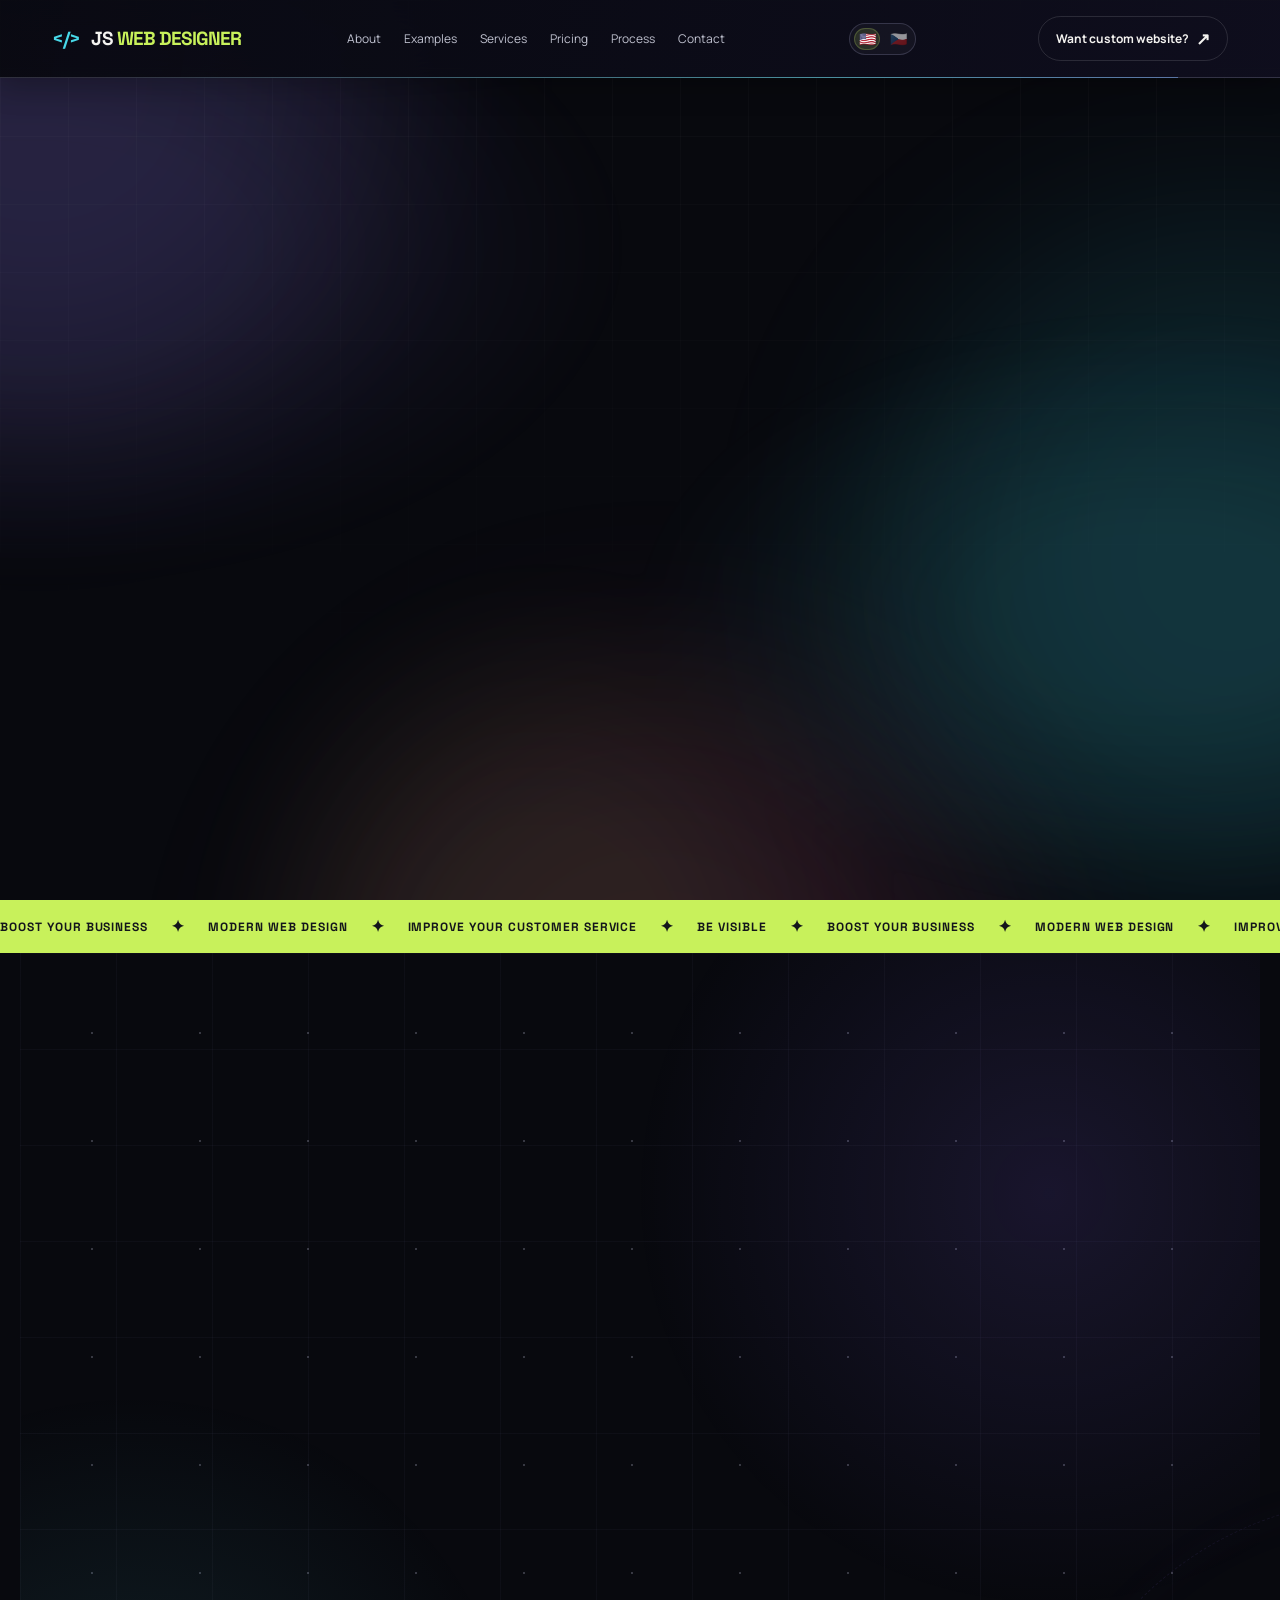
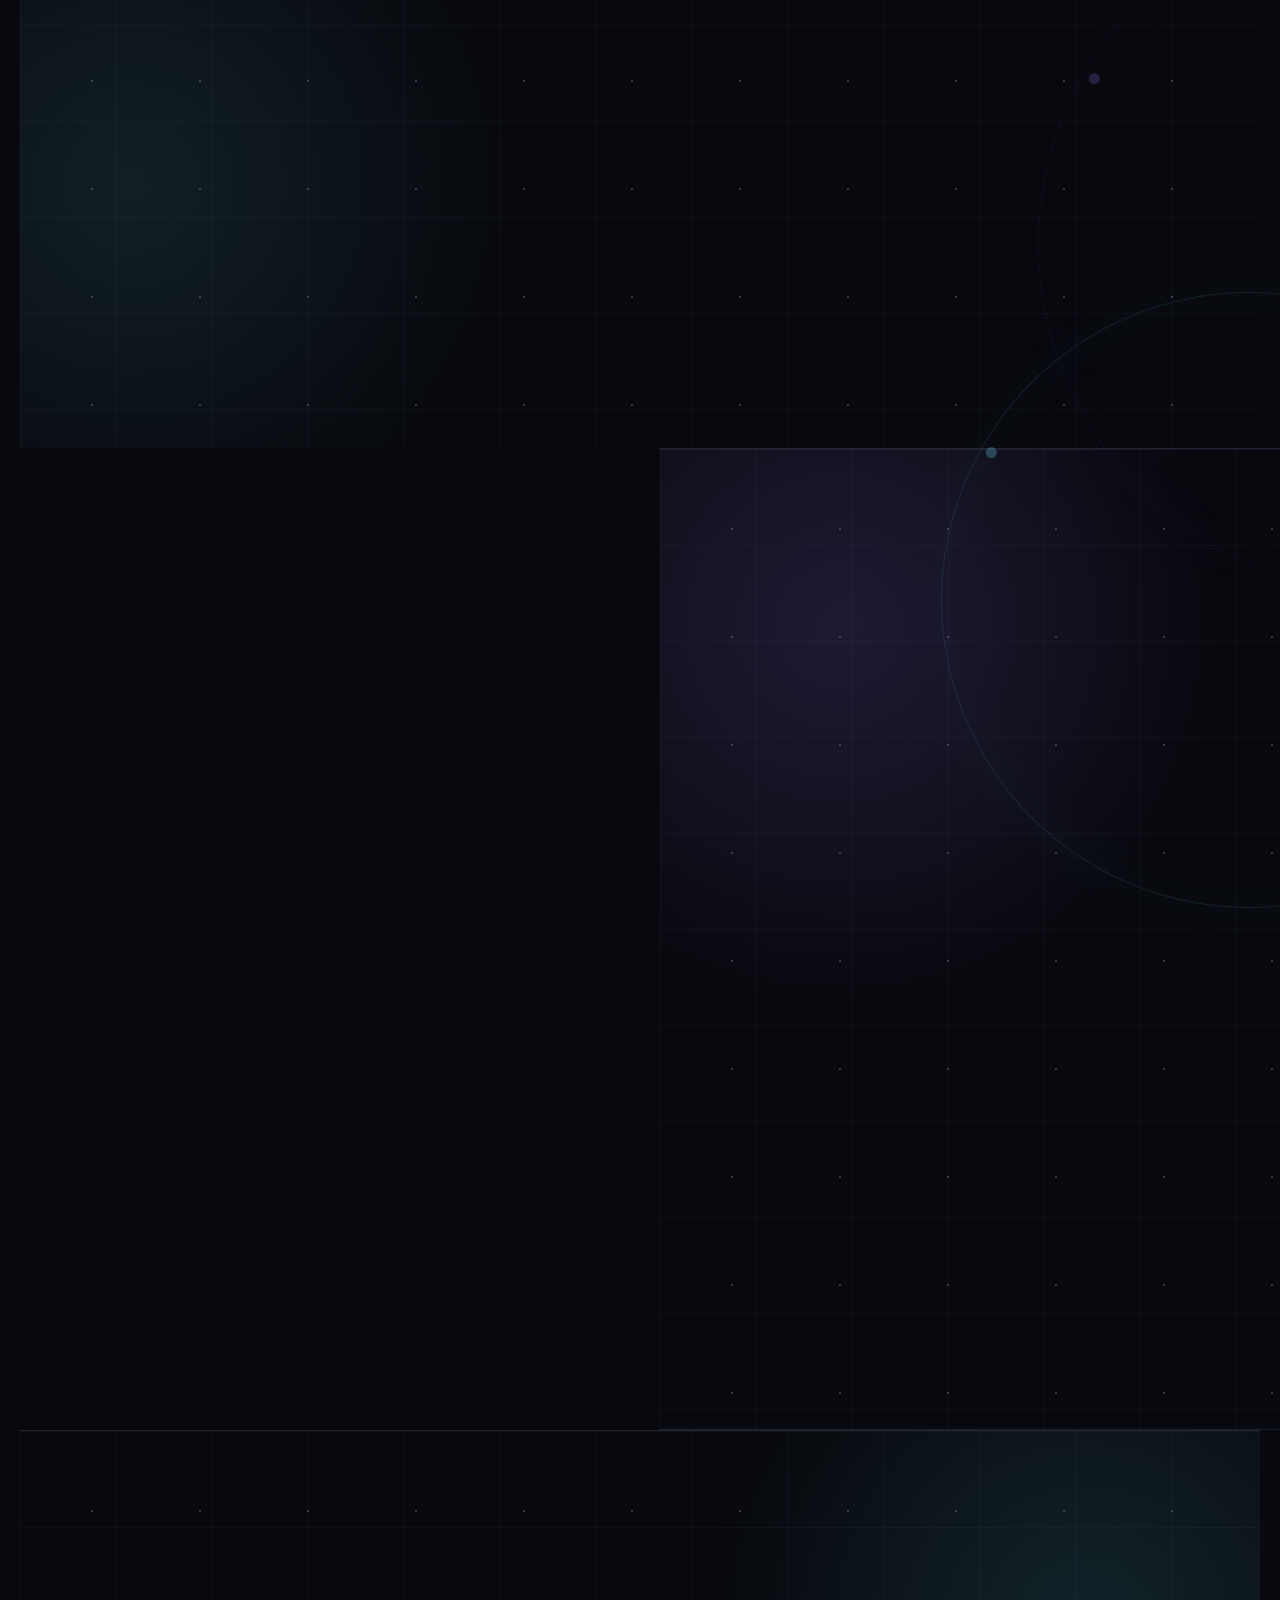
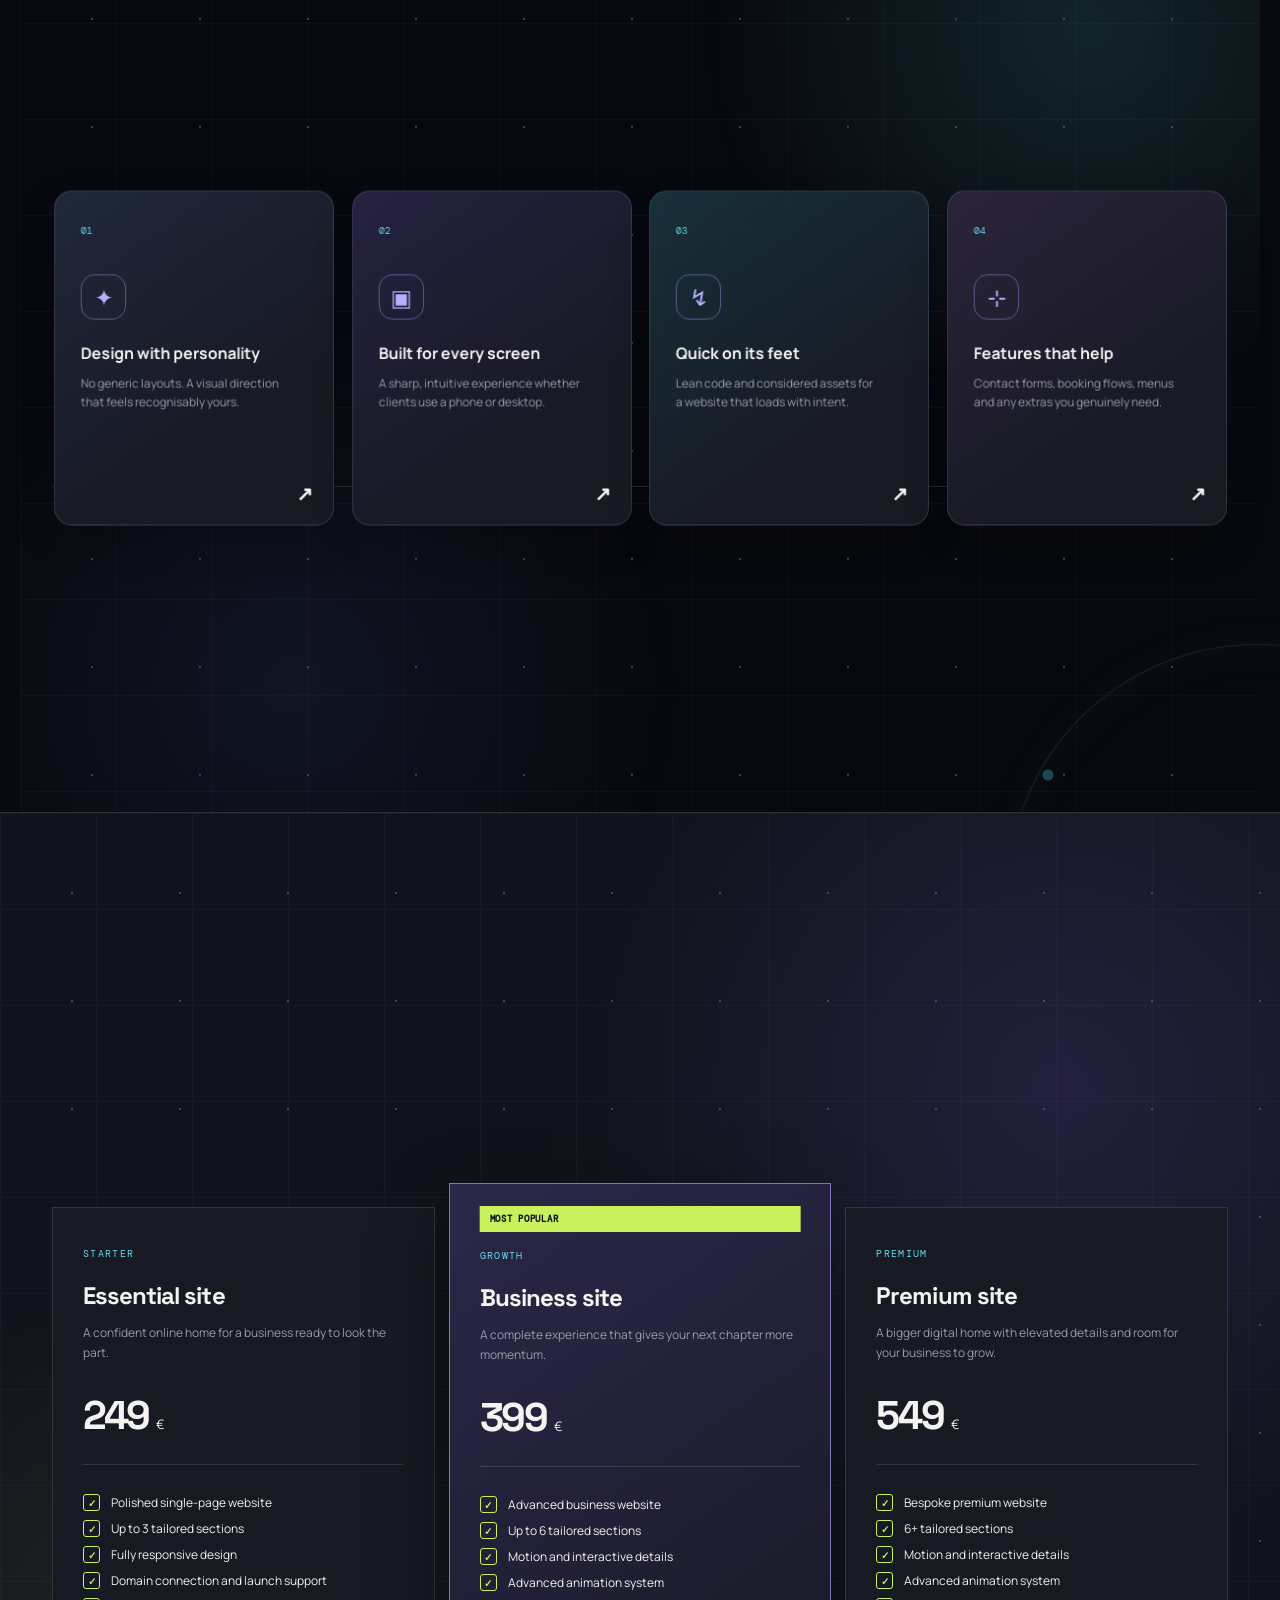
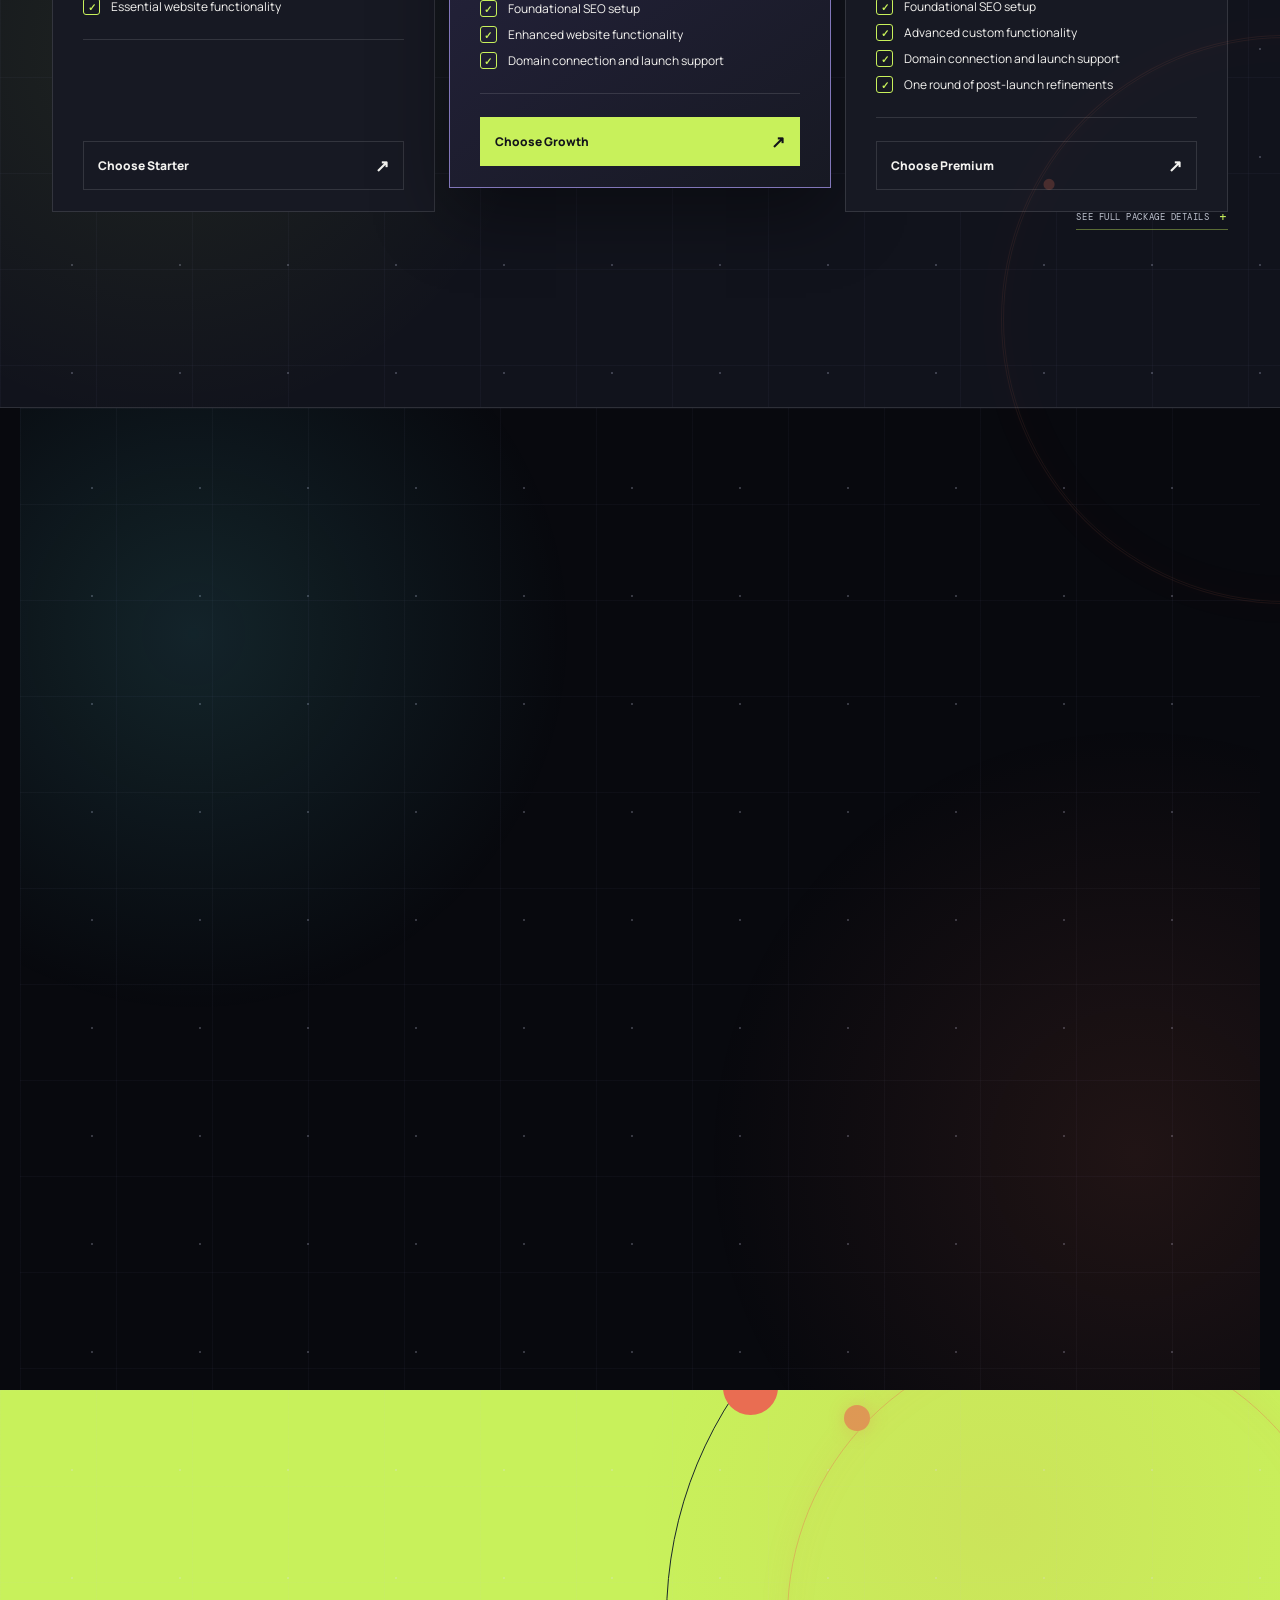
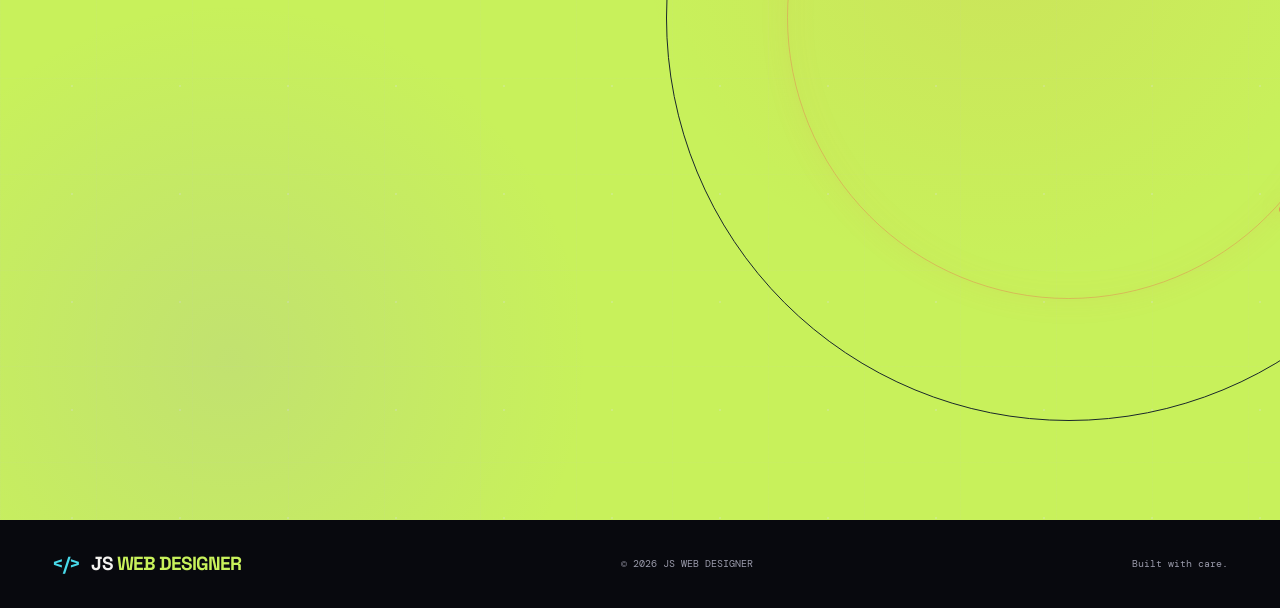
<file: index.html>
<!doctype html>
<!-- ============================================================================
FILE: index.html  |  EDITABLE WEBSITE MARKUP
============================================================================ -->
<html lang="en">
  <head>
    <meta charset="UTF-8" />
    <meta name="viewport" content="width=device-width, initial-scale=1, maximum-scale=1, user-scalable=no, viewport-fit=cover" />
    <!-- Search engine and social sharing metadata -->
    <meta name="description" content="Custom website design for small businesses. JS Web Designer creates fast, modern, responsive websites built to stand out and turn visitors into enquiries." />
    <meta name="robots" content="index, follow" />
    <meta name="theme-color" content="#08090e" />

    <meta property="og:type" content="website" />
    <meta property="og:title" content="JS Web Designer — Custom Websites for Small Businesses" />
    <meta property="og:description" content="Modern, custom websites designed to help small businesses stand out and win more enquiries." />
    <meta property="og:site_name" content="JS Web Designer" />

    <meta name="twitter:card" content="summary" />
    <meta name="twitter:title" content="JS Web Designer — Custom Websites for Small Businesses" />
    <meta name="twitter:description" content="Modern, custom websites designed to help small businesses stand out and win more enquiries." />

    <title>JS Web Designer — Custom Websites for Small Businesses</title>

    <!-- Structured data helps search engines understand this business -->
    <script type="application/ld+json">
      {
        "@context": "https://schema.org",
        "@type": "ProfessionalService",
        "name": "JS Web Designer",
        "description": "Custom website design and development for small businesses.",
        "email": "janschabjuk@gmail.com",
        "founder": {
          "@type": "Person",
          "name": "Jan"
        },
        "serviceType": [
          "Web design",
          "Website development",
          "Small business website design"
        ]
      }
    </script>
    <link rel="preconnect" href="https://fonts.googleapis.com" />
    <link rel="preconnect" href="https://fonts.gstatic.com" crossorigin />
    <link rel="icon" href="favicon.svg" type="image/svg+xml" />
    <link href="https://fonts.googleapis.com/css2?family=DM+Mono&family=Manrope:wght@400;500;600;700;800&family=Space+Grotesk:wght@500;600;700&display=swap" rel="stylesheet" />
    <link rel="stylesheet" href="style.css" />
    <link rel="stylesheet" href="refinements.css" />
    <link rel="alternate" hreflang="en" href="index.html" />
    <link rel="alternate" hreflang="cs" href="cs.html" />
  </head>
  <body>
    <div class="ambient">
      <i class="orb one">
      </i>
      <i class="orb two">
      </i>
      <i class="orb three">
      </i>
      <div class="grid">
      </div>
    </div>
    <header class="nav">
      <a href="#home" class="brand">
      <b>
      &lt;/&gt;
      </b>
      JS
      <span>
      WEB DESIGNER
      </span>
      </a>
      <nav id="site-navigation">
        <a href="#about">About</a>
        <a href="#templates">Examples</a>
        <a href="#services">Services</a>
        <a href="#pricing">Pricing</a>
        <a href="#process">Process</a>
        <a href="#contact">Contact</a>
      </nav>
      <div class="language-switch" aria-label="Choose language">
        <a class="language-option active" href="index.html" lang="en" hreflang="en" aria-label="American English version" aria-current="page">🇺🇸</a>
        <a class="language-option" href="cs.html" lang="cs" hreflang="cs" aria-label="Česká verze">🇨🇿</a>
      </div>
      <a class="nav-cta smooth-cta" href="#contact">
      Want custom website?
      <i>
      ↗
      </i>
      </a>
      <button class="menu" type="button" aria-label="Open navigation" aria-controls="site-navigation" aria-expanded="false">
        <span>
        </span>
        <span>
        </span>
      </button>
    </header>
    <main>
      <!-- ============================================================================ -->
      <!-- SECTION: HOME -->
      <!-- ============================================================================ -->
      <section class="hero wrap" id="home">
        <div class="hero-copy reveal">
          <p class="available">
            <i>
            </i>
            Taking on new projects
          </p>
          <h1>
            A modern website
            <em>
            to grow your business.
            </em>
          </h1>
          <p class="lede">
            Modern, responsive websites for any business — designed to improve your customer service and increase your income.
          </p>
          <div class="actions">
            <a class="button primary magnetic" href="#templates">
            Explore examples
            <b>
            ↓
            </b>
            </a>
            <a class="button ghost" href="#contact">
            Start a project
            <b>
            ↗
            </b>
            </a>
          </div>
          <div class="stats">
            <div>
              <strong>
              100%
              </strong>
              <span>
              Responsive
              </span>
            </div>
            <div>
              <strong>
              &lt; 2s
              </strong>
              <span>
              Fast loading
              </span>
            </div>
            <div>
              <strong>
              1:1
              </strong>
              <span>
              Made for you
              </span>
            </div>
            <div class="tech-stack">
              <strong>Coding languages</strong>
              <span>HTML · CSS · JavaScript</span>
            </div>
          </div>
        </div>
        <div class="hero-visual reveal">
          <div class="hero-orbit-detail" aria-hidden="true">
            <i></i>
            <b></b>
          </div>
          <div class="hero-status-pill">
            <i></i>
            Tailored for growth
          </div>
          <div class="hero-index" aria-hidden="true">01 / 06</div>
          <div class="float-card fast">
            ✦ Modern design
          </div>
          <div class="float-card happy code-card" aria-label="Coding languages: HTML, CSS and JavaScript">
            <span><b>&lt;/&gt;</b> HTML</span>
            <span><b>&lt;/&gt;</b> CSS</span>
            <span><b>&lt;/&gt;</b> JavaScript</span>
          </div>
          <div class="browser">
            <div class="browser-top">
              <div>
                <i>
                </i>
                <i>
                </i>
                <i>
                </i>
              </div>
              <span>
              yourbusiness.com
              </span>
              <b>
              ↗
              </b>
            </div>
            <div class="browser-site">
              <header>
                <strong>
                atelier.
                </strong>
                <span>
                menu &nbsp; work &nbsp; story
                </span>
              </header>
              <div class="site-copy">
                <small>
                BRAND / DIGITAL / SPACE
                </small>
                <h2>
                  Build a
                  <br />
                  <em>
                  better
                  </em>
                  tomorrow.
                </h2>
                <a>
                View our work
                <b>
                ↗
                </b>
                </a>
              </div>
              <div class="site-circle">
              </div>
              <div class="site-word">
                CREATIVE
                <br />
                STUDIO
              </div>
            </div>
          </div>
        </div>
      </section>
      <div class="ticker">
        <div class="ticker-track">
          <div class="ticker-group">
            <span>BOOST YOUR BUSINESS</span><b>✦</b><span>MODERN WEB DESIGN</span><b>✦</b><span>IMPROVE YOUR CUSTOMER SERVICE</span><b>✦</b><span>BE VISIBLE</span><b>✦</b>
            <span>BOOST YOUR BUSINESS</span><b>✦</b><span>MODERN WEB DESIGN</span><b>✦</b><span>IMPROVE YOUR CUSTOMER SERVICE</span><b>✦</b><span>BE VISIBLE</span><b>✦</b>
            <span>BOOST YOUR BUSINESS</span><b>✦</b><span>MODERN WEB DESIGN</span><b>✦</b><span>IMPROVE YOUR CUSTOMER SERVICE</span><b>✦</b><span>BE VISIBLE</span><b>✦</b>
            <span>BOOST YOUR BUSINESS</span><b>✦</b><span>MODERN WEB DESIGN</span><b>✦</b><span>IMPROVE YOUR CUSTOMER SERVICE</span><b>✦</b><span>BE VISIBLE</span><b>✦</b>
            <span>BOOST YOUR BUSINESS</span><b>✦</b><span>MODERN WEB DESIGN</span><b>✦</b><span>IMPROVE YOUR CUSTOMER SERVICE</span><b>✦</b><span>BE VISIBLE</span><b>✦</b>
          </div>
          <div class="ticker-group" aria-hidden="true">
            <span>BOOST YOUR BUSINESS</span><b>✦</b><span>MODERN WEB DESIGN</span><b>✦</b><span>IMPROVE YOUR CUSTOMER SERVICE</span><b>✦</b><span>BE VISIBLE</span><b>✦</b>
            <span>BOOST YOUR BUSINESS</span><b>✦</b><span>MODERN WEB DESIGN</span><b>✦</b><span>IMPROVE YOUR CUSTOMER SERVICE</span><b>✦</b><span>BE VISIBLE</span><b>✦</b>
            <span>BOOST YOUR BUSINESS</span><b>✦</b><span>MODERN WEB DESIGN</span><b>✦</b><span>IMPROVE YOUR CUSTOMER SERVICE</span><b>✦</b><span>BE VISIBLE</span><b>✦</b>
            <span>BOOST YOUR BUSINESS</span><b>✦</b><span>MODERN WEB DESIGN</span><b>✦</b><span>IMPROVE YOUR CUSTOMER SERVICE</span><b>✦</b><span>BE VISIBLE</span><b>✦</b>
            <span>BOOST YOUR BUSINESS</span><b>✦</b><span>MODERN WEB DESIGN</span><b>✦</b><span>IMPROVE YOUR CUSTOMER SERVICE</span><b>✦</b><span>BE VISIBLE</span><b>✦</b>
          </div>
        </div>
      </div>      <!-- ============================================================================ -->
      <!-- SECTION: ABOUT -->
      <!-- ============================================================================ -->
      <section class="wrap section about-section" id="about">
        <div class="about-layout">
          <div class="about-copy reveal">
            <p class="label">
              <b>01</b>
              / THE PERSON BEHIND THE PIXELS
            </p>
            <!-- Edit this title and text to tell visitors about yourself. -->
            <h2>
              Websites with purpose.
              <br />
              <em>Made one to one.</em>
            </h2>
            <p class="about-lede">
              I am Jan, a web designer focused on helping small businesses look confident online. I combine clear strategy, distinctive visuals and careful details to make websites that feel like you — not a template.
            </p>
            <p class="about-detail">
              Every project is a close collaboration. You bring the business, the ambition and the story; I turn it into a digital place people remember.
            </p>
          </div>
          <div class="about-photos reveal" aria-label="Photo placeholders for your personal images">
            <!-- Put your photos into images/photo1.jpg, images/photo2.jpg and images/photo3.jpg. They will appear here automatically. -->
            <div class="about-photo about-photo-main" style="--photo: url('images/photo1.jpg');">
            </div>
            <div class="about-photo about-photo-top" style="--photo: url('images/photo2.jpg');">
            </div>
            <div class="about-photo about-photo-bottom" style="--photo: url('images/photo3.jpg');">
            </div>
          </div>
        </div>
          <div class="about-approach reveal">
            <p>You work directly with me — from the first idea to the final launch.</p>
            <div class="about-approach-items" aria-label="Design principles">
              <span>DIRECT CONTACT</span>
              <i aria-hidden="true">✦</i>
              <span>PERSONAL CARE</span>
              <i aria-hidden="true">✦</i>
              <span>ONE TO ONE</span>
            </div>
          </div>
      </section>
      <!-- ============================================================================ -->
      <!-- SECTION: TEMPLATES -->
      <!-- ============================================================================ -->
      <section class="wrap section" id="templates">
        <div class="heading reveal">
          <p class="label">
            <b>
            02
            </b>
            / SELECT A STARTING POINT
          </p>
          <h2>
            Explore the examples.
            <br />
            <em>
            Customize it for your business.
            </em>
          </h2>
          <p>
            These examples show different directions for your future website. They are not fixed packages — every project is designed around your brand, goals and customers.
          </p>
        </div>
        <div class="template-intro reveal">
          <span>Four starting points</span>
          <p>Choose the feel that fits your business. We will customise the layout, colours, text, images and features so the final website feels unmistakably yours.</p>
        </div>
        <div class="template-grid">
          <a href="templates/cafe/index.html" class="template cafe reveal" data-preview="Café &amp; restaurant" target="_blank">
          <div class="template-card-heading">
            <span>Example 01 · Café &amp; restaurant</span>
            <h3>Aurelia Café</h3>
            <p>Warm and refined for menus, bookings and daily rituals.</p>
          </div>
          <div class="template-top">
            <span>
            AURELIA
            </span>
            <small>
            MENU / STORY / VISIT
            </small>
          </div>
          <div class="template-content">
            <p>
              EVERYDAY
              <br />
              <i>
              rituals.
              </i>
            </p>
            <span>
            SEASONAL · SLOW · DAILY
            </span>
            <div class="coffee">
            </div>
          </div>
          </a>
          <a href="templates/barber/index.html" class="template barber reveal" data-preview="Modern barbershop" target="_blank">
          <div class="template-card-heading">
            <span>Example 02 · Barbershop</span>
            <h3>Monogram Barbers</h3>
            <p>Bold and modern for services, gallery work and bookings.</p>
          </div>
          <div class="template-top">
            <span>
            MONOGRAM
            </span>
            <small>
            SERVICES / WORK / VISIT
            </small>
          </div>
          <div class="template-content">
            <p>
              YOUR CUT.
              <br />
              <i>
              Your rules.
              </i>
            </p>
            <span>
            PRAGUE · EST. 2018
            </span>
            <div class="barber-ring">
            </div>
          </div>
          </a>
          <a href="templates/studio/index.html" class="template studio reveal" data-preview="Building company" target="_blank">
          <div class="template-card-heading">
            <span>Example 03 · Building company</span>
            <h3>Northline Build Co.</h3>
            <p>Practical and trusted for services, projects and enquiries.</p>
          </div>
          <div class="template-top">
            <span>
            NORTHLINE
            </span>
            <small>
            SERVICES / PROJECTS / CONTACT
            </small>
          </div>
          <div class="template-content">
            <p>
              BUILT
              <br />
              <i>
              TO LAST.
              </i>
            </p>
            <span>
            BUILD CO. · PRAGUE
            </span>
            <div class="studio-ball">
            </div>
          </div>
          </a>
          <a href="templates/fitness/index.html" class="template fitness reveal" data-preview="Fitness coaching" target="_blank">
          <div class="template-card-heading">
            <span>Example 04 · Fitness coach</span>
            <h3>Move Better Coaching</h3>
            <p>Energetic and focused for coaching plans and transformations.</p>
          </div>
          <div class="template-top">
            <span>
            MOVE BETTER
            </span>
            <small>
            COACHING / TRAINING / PRICING
            </small>
          </div>
          <div class="template-content">
            <p>
              FEEL
              <br />
              <i>
              STRONG.
              </i>
            </p>
            <span>
            PERSONAL COACHING
            </span>
            <div class="fitness-lines">
              ////
              <br />
              ////
              <br />
              ////
            </div>
          </div>
          </a>
        </div>
      </section>
      <!-- ============================================================================ -->
      <!-- SECTION: SERVICES -->
      <!-- ============================================================================ -->
      <section class="wrap section service-section" id="services">
        <div class="heading reveal">
          <p class="label">
            <b>
            03
            </b>
            / WHAT I DO
          </p>
          <h2>
            The useful stuff,
            <br />
            <em>
            made beautiful.
            </em>
          </h2>
        </div>
        <div class="services">
          <article class="reveal">
            <span>
            01
            </span>
            <i>
            ✦
            </i>
            <h3>
              Design with personality
            </h3>
            <p>
              No generic layouts. A visual direction that feels recognisably yours.
            </p>
            <b>
            ↗
            </b>
          </article>
          <article class="reveal">
            <span>
            02
            </span>
            <i>
            ▣
            </i>
            <h3>
              Built for every screen
            </h3>
            <p>
              A sharp, intuitive experience whether clients use a phone or desktop.
            </p>
            <b>
            ↗
            </b>
          </article>
          <article class="reveal">
            <span>
            03
            </span>
            <i>
            ↯
            </i>
            <h3>
              Quick on its feet
            </h3>
            <p>
              Lean code and considered assets for a website that loads with intent.
            </p>
            <b>
            ↗
            </b>
          </article>
          <article class="reveal">
            <span>
            04
            </span>
            <i>
            ⊹
            </i>
            <h3>
              Features that help
            </h3>
            <p>
              Contact forms, booking flows, menus and any extras you genuinely need.
            </p>
            <b>
            ↗
            </b>
          </article>
        </div>
      </section>
      <!-- ============================================================================ -->
      <!-- SECTION: PRICING -->
      <!-- ============================================================================ -->
      <section class="pricing section" id="pricing">
        <div class="wrap">
          <div class="heading centered reveal">
            <p class="label">
              <b>
              04
              </b>
              / SIMPLE PRICING
            </p>
            <h2>
              Clarity from the
              <br />
              <em>
              very beginning.
              </em>
            </h2>
            <p>
              Choose the level that matches where you are right now. Every package is tailored around your business.
            </p>
          </div>
          <div class="pricing-grid">
            <article class="price-card animated-card reveal">
              <span class="card-glow">
              </span>
              <p class="plan">
                STARTER
              </p>
              <h3>
                Essential site
              </h3>
              <p class="plan-copy">
                A confident online home for a business ready to look the part.
              </p>
              <p class="cost">
                249
                <small>
                €
                </small>
              </p>
              <ul>
                <li>
                  Polished single-page website
                </li>
                <li>
                  Up to 3 tailored sections
                </li>
                <li>
                  Fully responsive design
                </li>
                <li>
                  Domain connection and launch support
                </li>
                <li>
                  Essential website functionality
                </li>
              </ul>
              <a href="#contact" class="price-button">
              Choose Starter
              <b>
              ↗
              </b>
              </a>
            </article>
            <article class="price-card featured reveal">
              <div class="most">
                MOST POPULAR
              </div>
              <p class="plan">
                GROWTH
              </p>
              <h3>
                Business site
              </h3>
              <p class="plan-copy">
                A complete experience that gives your next chapter more momentum.
              </p>
              <p class="cost">
                399
                <small>
                €
                </small>
              </p>
              <ul>
                <li>
                  Advanced business website
                </li>
                <li>
                  Up to 6 tailored sections
                </li>
                <li>
                  Motion and interactive details
                </li>
                <li>
                  Advanced animation system
                </li>
                <li>
                  Foundational SEO setup
                </li>
                <li>
                  Enhanced website functionality
                </li>
                <li>
                  Domain connection and launch support
                </li>
              </ul>
              <a href="#contact" class="price-button">
              Choose Growth
              <b>
              ↗
              </b>
              </a>
            </article>
            <article class="price-card animated-card reveal">
              <span class="card-glow">
              </span>
              <p class="plan">
                PREMIUM
              </p>
              <h3>
                Premium site
              </h3>
              <p class="plan-copy">
                A bigger digital home with elevated details and room for your business to grow.
              </p>
              <p class="cost">
                549
                <small>
                €
                </small>
              </p>
              <ul>
                <li>
                  Bespoke premium website
                </li>
                <li>
                  6+ tailored sections
                </li>
                <li>
                  Motion and interactive details
                </li>
                <li>
                  Advanced animation system
                </li>
                <li>
                  Foundational SEO setup
                </li>
                <li>
                  Advanced custom functionality
                </li>
                <li>
                  Domain connection and launch support
                </li>
                <li>
                  One round of post-launch refinements
                </li>
              </ul>
              <a href="#contact" class="price-button">
              Choose Premium
              <b>
              ↗
              </b>
              </a>
            </article>
          </div>
        
          <details class="pricing-explorer">
            <summary>
              See full package details
              <span aria-hidden="true">+</span>
            </summary>
            <div class="pricing-explorer-panel">
              <article>
                <div class="pricing-menu-copy">
                  <span>STARTER</span>
                  <h3>Essential site</h3>
                  <p>One focused page, responsive design, contact form and essential SEO setup.</p>
                </div>
                <strong>€249</strong>
              </article>
              <article>
                <div class="pricing-menu-copy">
                  <span>GROWTH</span>
                  <h3>Business site</h3>
                  <p>Up to five pages, custom visuals, motion, analytics and two weeks of support.</p>
                </div>
                <strong>€399</strong>
              </article>
              <article>
                <div class="pricing-menu-copy">
                  <span>PREMIUM</span>
                  <h3>Premium site</h3>
                  <p>Up to eight pages, advanced interactions, custom features and one month of support.</p>
                </div>
                <strong>€549</strong>
              </article>              <article class="website-updates">
                <div class="pricing-menu-copy">
                  <span>AFTER LAUNCH</span>
                  <h3>Website updates</h3>
                  <p>Need new photos, updated business information or changed opening hours? Your website can stay current whenever you need it.</p>
                </div>
                <strong class="pricing-note">On request</strong>
              </article>
            </div>
          </details>
        </div>
                </section>
      <!-- ============================================================================ -->
      <!-- SECTION: PROCESS -->
      <!-- ============================================================================ -->
      <section class="wrap process section" id="process">
        <div class="process-art reveal">
          <div class="process-orbit">
          </div>
          <p>
            THINK
            <br />
            FEEL
            <br />
            <i>MAKE</i>
          </p>
        </div>
        <div class="process-copy reveal">
          <p class="label">
            <b>
            05
            </b>
            / THE PROCESS
          </p>
          <h2>
            Clear steps.
            <br />
            <em>
            Zero guesswork.
            </em>
          </h2>
          <ol>
            <li>
              <span>
              01
              </span>
              <div>
                <h3>
                  We talk it through
                </h3>
                <p>
                  We discuss what you need, what you expect from your website and the features that will help your business. Once we agree on the scope and price, we move forward.
                </p>
              </div>
            </li>
            <li>
              <span>
              02
              </span>
              <div>
                <h3>
                  I build your website
                </h3>
                <p>
                  I create the website and present it to you. You can share what you love and request small changes until the final result feels right for your business.
                </p>
              </div>
            </li>
            <li>
              <span>
              03
              </span>
              <div>
                <h3>
                  We set it up together
                </h3>
                <p>
                  I help you connect a domain that you own and set up the services your website needs, such as a booking calendar, contact form or professional email.
                </p>
              </div>
            </li>
          </ol>
        </div>
      </section>
      <!-- ============================================================================ -->
      <!-- SECTION: CONTACT -->
      <!-- ============================================================================ -->
      <section class="contact" id="contact">
  <div class="contact-globe" aria-hidden="true">
    <span class="contact-globe-core">
      <span class="contact-globe-core-orbit"></span>
    </span>
  </div>
        <div class="wrap contact-inner contact-layout reveal">
          <div class="contact-copy">
            <p class="label">
              <b>
              06
              </b>
              / CONTACT
            </p>
            <h2 class="contact-title">
              Got a good idea?
              <br />
              <em>
              Let's make it real.
              </em>
            </h2>
            <div class="contact-methods">
              <a class="contact-email contact-method" href="mailto:janschabjuk@gmail.com">
                <span class="contact-method-icon" aria-hidden="true">
                  <svg viewBox="0 0 24 24" fill="none" stroke="currentColor" stroke-width="1.8">
                    <path d="M3.5 6.5h17v11h-17z" />
                    <path d="m4.5 7.5 7.5 5.8 7.5-5.8" />
                  </svg>
                </span>
                <span>janschabjuk@gmail.com</span>
                <b>↗</b>
              </a>
            </div>
            <p class="contact-note">
              · Working with businesses worldwide.
            </p>
          </div>
          <form class="contact-form" id="contactForm" novalidate>
            <input type="checkbox" name="botcheck" class="form-honeypot" tabindex="-1" autocomplete="off" aria-hidden="true" />
            <label>
            Your name
            <input id="name" name="name" placeholder="Jane Smith" required />
            </label>
            <label>
            Email
            <input id="email" name="email" type="email" placeholder="jane@business.com" required />
            </label>
            <label>
            Your business
            <input id="business" name="business" placeholder="A cafe, salon, studio…" required />
            </label>
            <label>
            Tell me about it
            <textarea id="message" name="message" rows="4" placeholder="What would you like your new website to do?" required></textarea>
            </label>
            <label class="privacy-check">
            <input type="checkbox" name="privacy_notice" value="accepted" required />
            <span class="privacy-checkmark" aria-hidden="true">✓</span>
            <span>I understand that my details will be used to reply to my enquiry.</span>
            </label>
            <details class="privacy-details">
              <summary>Read privacy notice <span aria-hidden="true">+</span>
              </summary>
              <div class="privacy-panel">
                <p><strong>What I collect:</strong> your name, email address, business details and the message you choose to send.</p>
                <p><strong>Why:</strong> only to respond to your enquiry and discuss a possible website project. Your details are not used for marketing without a separate opt-in.</p>
                <p><strong>How it is delivered:</strong> submissions are sent through Web3Forms. I keep enquiries only as long as needed to respond and manage the conversation.</p>
                <p><strong>Your choices:</strong> you can ask to access, correct or delete your details at any time by emailing <a href="mailto:janschabjuk@gmail.com">janschabjuk@gmail.com</a>.</p>
              </div>
            </details>
            <button class="send-button soft-send" type="submit">
              Ask a question
              <b>
              ↗
              </b>
            </button>
            <p class="form-status" id="formStatus" aria-live="polite">
            </p>
          </form>
        </div>
      </section>
    </main>
    <footer class="footer wrap">
      <a href="#home" class="brand">
      <b>
      &lt;/&gt;
      </b>
      JS
      <span>
      WEB DESIGNER
      </span>
      </a>
      <span>
      © 2026 JS WEB DESIGNER
      </span>
      <span>
      Built with care.
      </span>
    </footer>
    <script src="script.js">
    </script>
  </body>
</html>
</file>
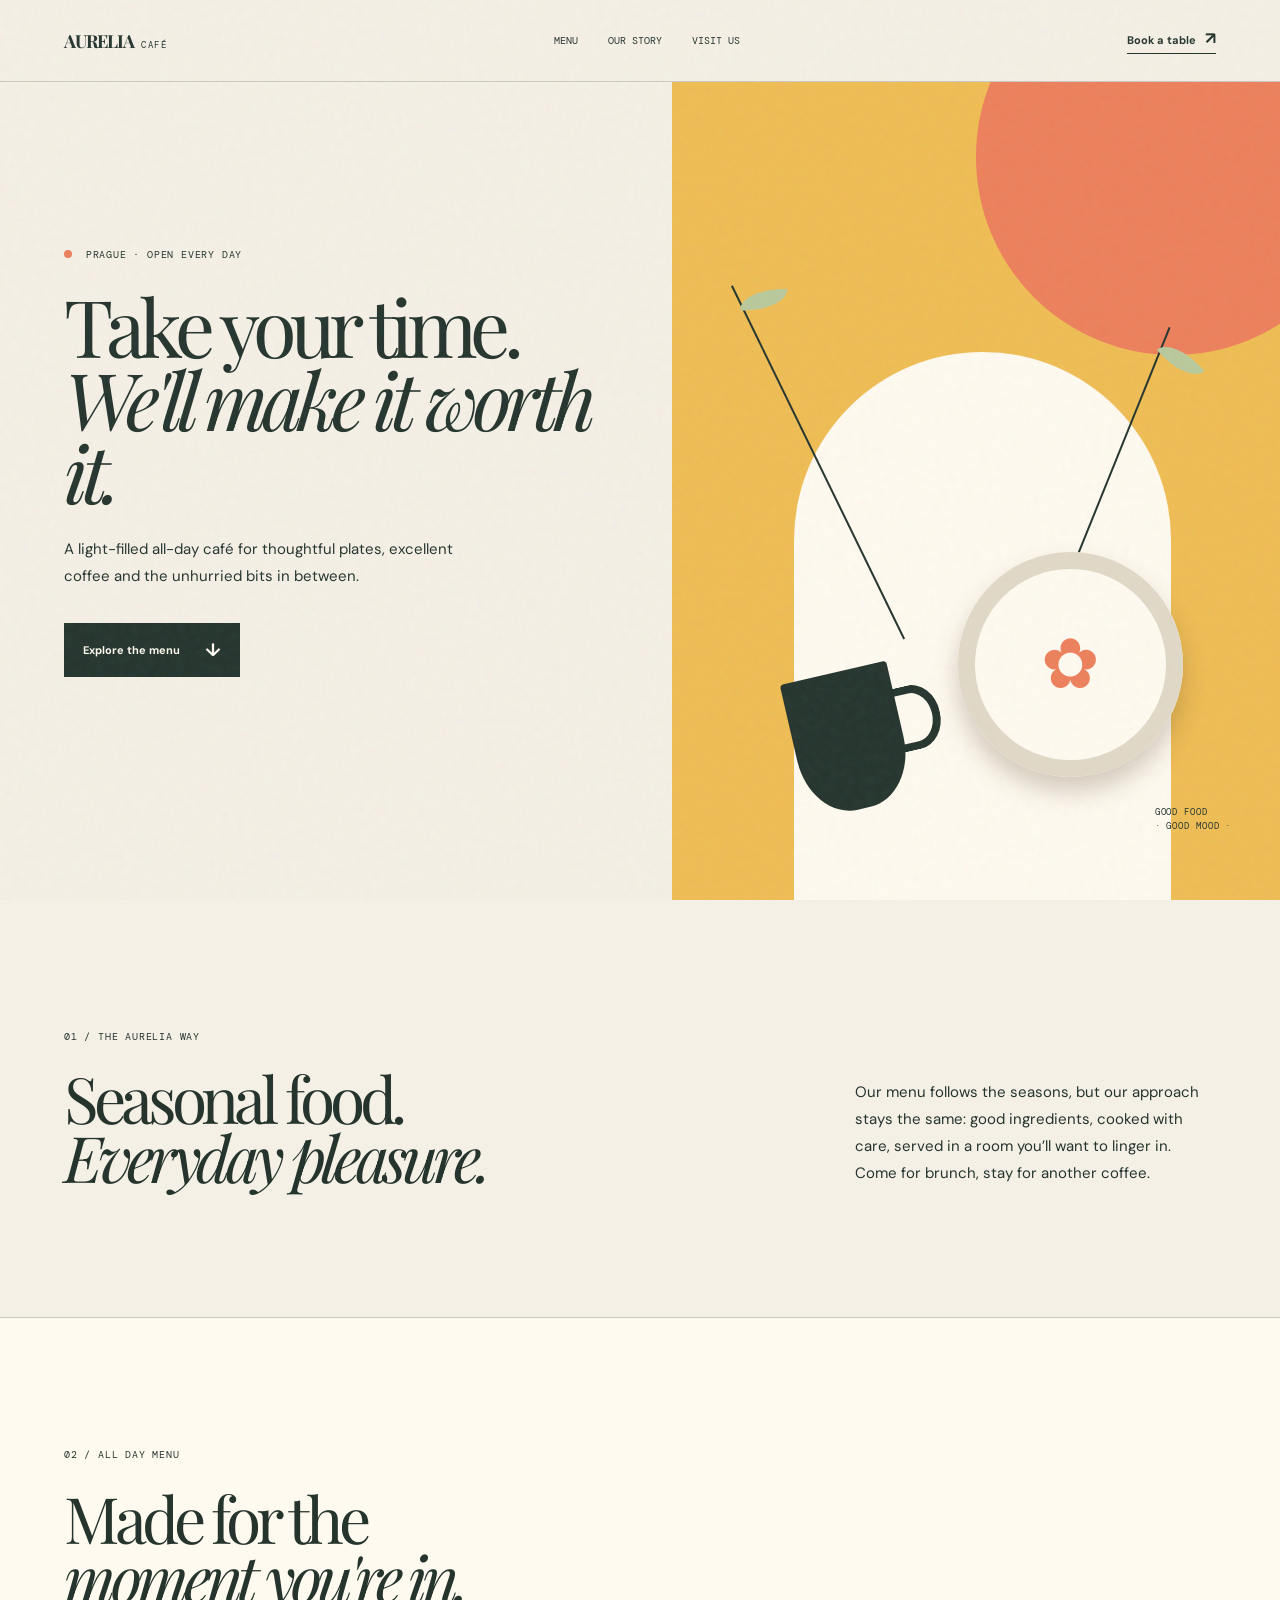
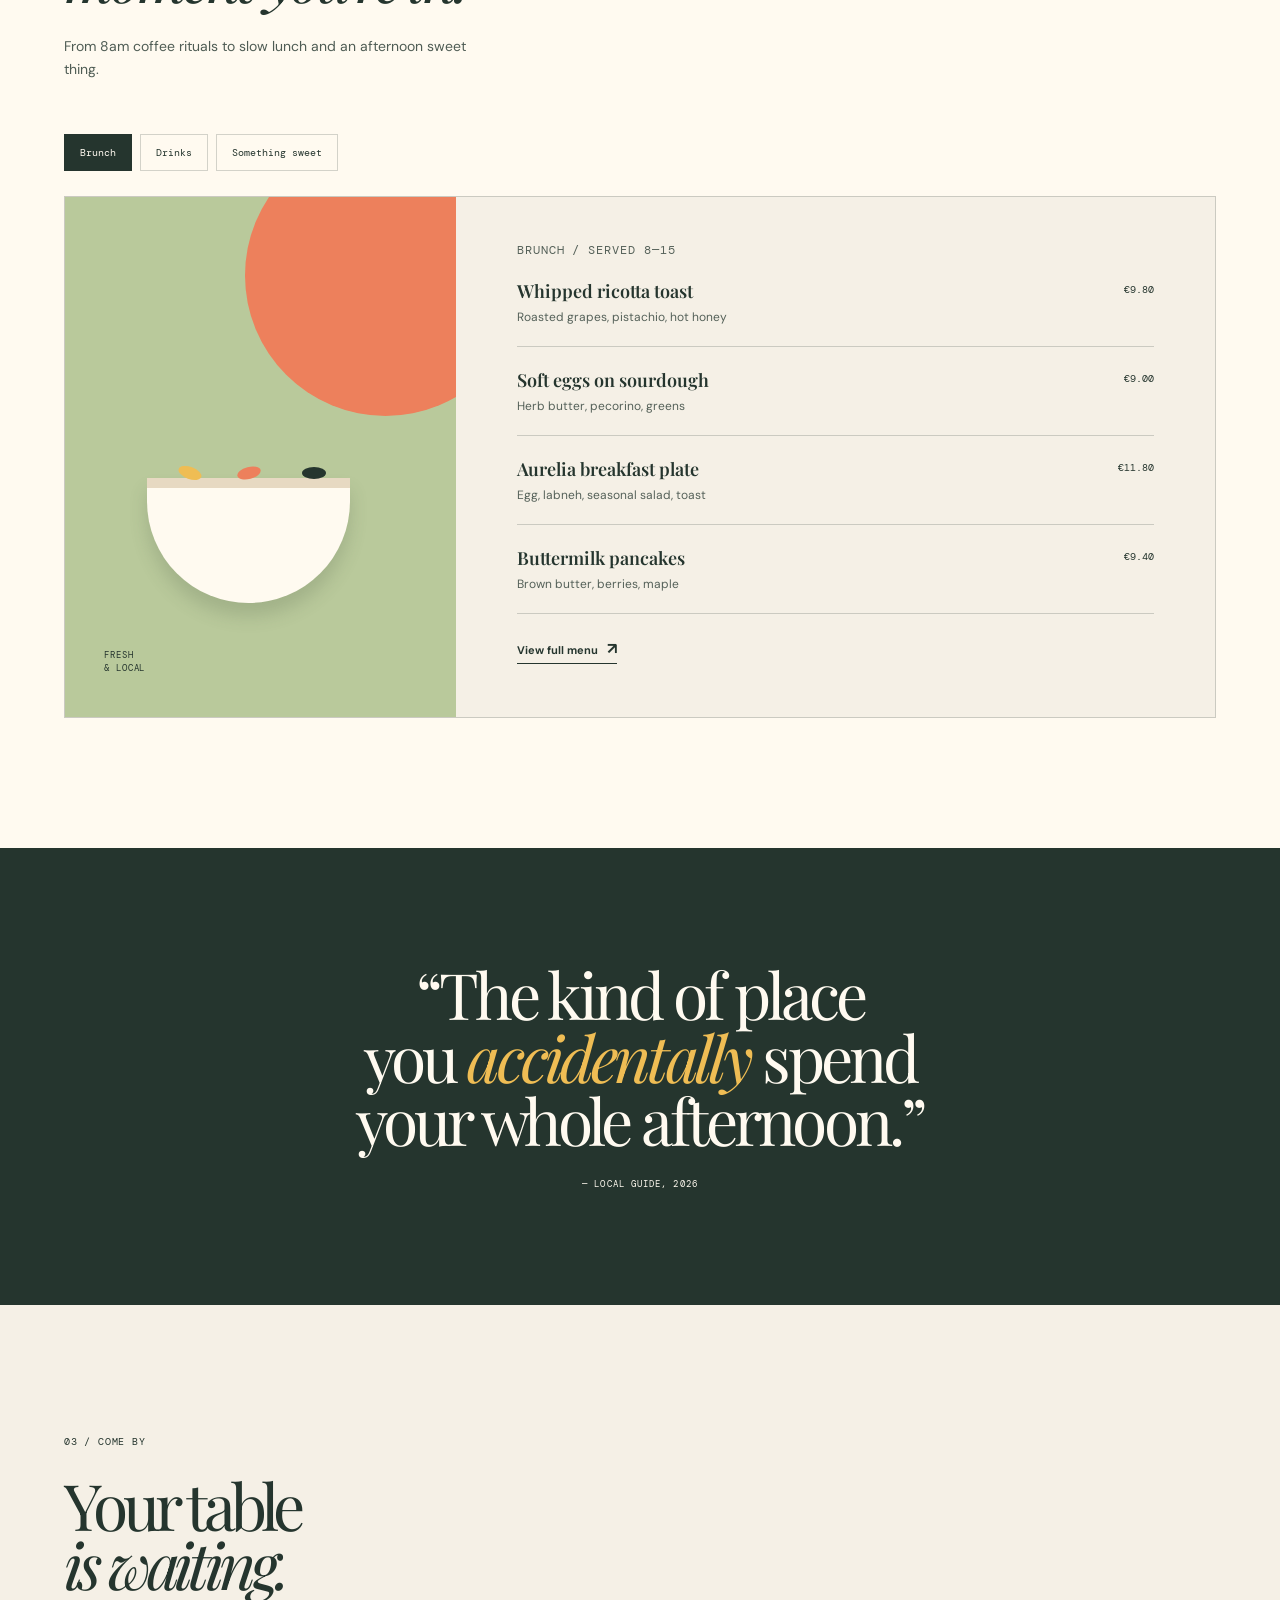
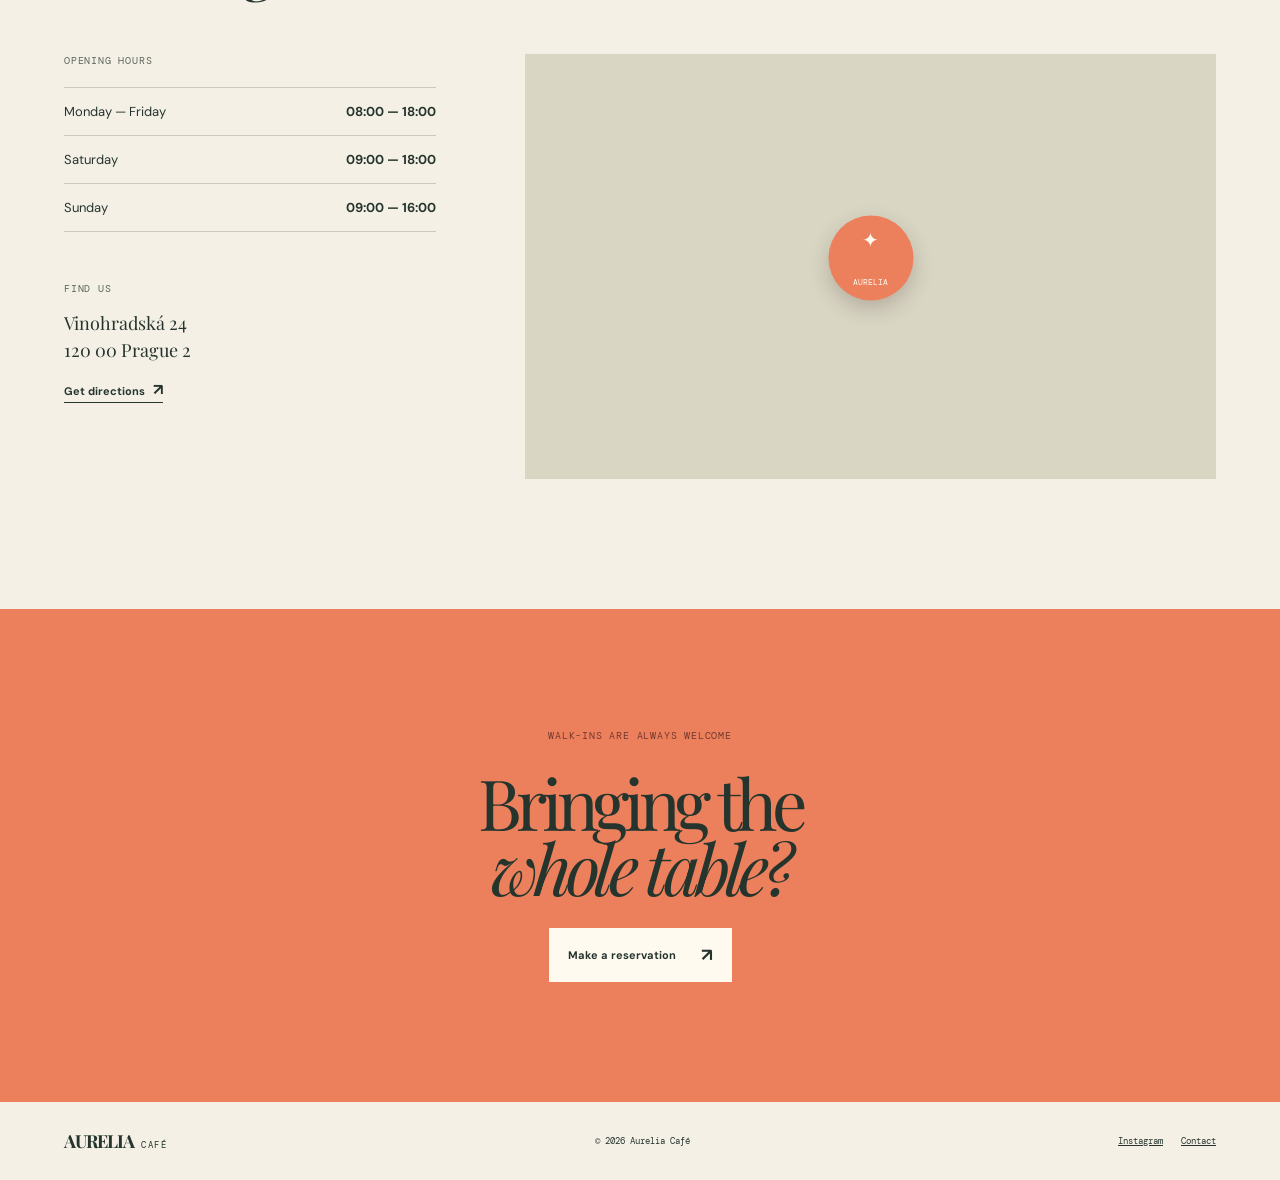
<file: templates/cafe/index.html>
<!doctype html>
<!-- ============================================================================
FILE: index.html  |  EDITABLE WEBSITE MARKUP
============================================================================ -->
<html lang="en">
  <head>
    <meta charset="UTF-8" />
    <meta name="viewport" content="width=device-width, initial-scale=1.0" />
    <meta name="description" content="Aurelia Café — seasonal food, good coffee, slow mornings." />
    <title>
      Aurelia Café — All day, beautifully done
    </title>
    <link rel="preconnect" href="https://fonts.googleapis.com" />
    <link rel="preconnect" href="https://fonts.gstatic.com" crossorigin />
    <link href="https://fonts.googleapis.com/css2?family=DM+Mono&family=DM+Sans:opsz,wght@9..40,400;9..40,500;9..40,700&family=Playfair+Display:ital,wght@0,600;0,700;1,600;1,700&display=swap" rel="stylesheet" />
    <link rel="stylesheet" href="style.css" />
  </head>
  <body>
    <div class="texture">
    </div>
    <!-- Navigation -->
    <header class="nav">
      <a class="wordmark" href="#home">
      AURELIA
      <span>
      CAFÉ
      </span>
      </a>
      <nav aria-label="Main navigation">
        <a href="#menu">
        Menu
        </a>
        <a href="#about">
        Our story
        </a>
        <a href="#visit">
        Visit us
        </a>
      </nav>
      <a class="book-link" href="#visit">
      Book a table
      <b>
      ↗
      </b>
      </a>
      <button class="menu-button" aria-label="Open menu">
        <i>
        </i>
        <i>
        </i>
      </button>
    </header>
    <main>
      <!-- Hero -->
      <!-- ============================================================================ -->
      <!-- SECTION: HOME -->
      <!-- ============================================================================ -->
      <section class="hero" id="home">
        <div class="hero-copy reveal">
          <p class="kicker">
            <span>
            </span>
            Prague · Open every day
          </p>
          <h1>
            Take your time.
            <br />
            <em>
            We'll make it worth it.
            </em>
          </h1>
          <p class="hero-text">
            A light-filled all-day café for thoughtful plates, excellent coffee and the unhurried bits in between.
          </p>
          <a class="dark-button magnetic" href="#menu">
          Explore the menu
          <b>
          ↓
          </b>
          </a>
        </div>
        <div class="hero-image" aria-label="A styling illustration of a café table">
          <div class="hero-sun">
          </div>
          <div class="hero-arch">
          </div>
          <div class="hero-stem stem-one">
          </div>
          <div class="hero-stem stem-two">
          </div>
          <div class="hero-plate">
            <span>
            ✿
            </span>
          </div>
          <div class="hero-cup">
          </div>
          <p class="hero-note">
            GOOD FOOD
            <br />
            · GOOD MOOD ·
          </p>
        </div>
      </section>
      <!-- Intro -->
      <!-- ============================================================================ -->
      <!-- SECTION: ABOUT -->
      <!-- ============================================================================ -->
      <section class="intro section" id="about">
        <p class="kicker">
          01 / THE AURELIA WAY
        </p>
        <div class="intro-grid">
          <h2>
            Seasonal food.
            <br />
            <em>
            Everyday pleasure.
            </em>
          </h2>
          <p>
            Our menu follows the seasons, but our approach stays the same: good ingredients, cooked with care, served in a room you’ll want to linger in. Come for brunch, stay for another coffee.
          </p>
        </div>
      </section>
      <!-- Menu -->
      <!-- ============================================================================ -->
      <!-- SECTION: MENU -->
      <!-- ============================================================================ -->
      <section class="menu-section section" id="menu">
        <div class="section-heading reveal">
          <p class="kicker">
            02 / ALL DAY MENU
          </p>
          <h2>
            Made for the
            <br />
            <em>
            moment you're in.
            </em>
          </h2>
          <p>
            From 8am coffee rituals to slow lunch and an afternoon sweet thing.
          </p>
        </div>
        <div class="menu-tabs" role="tablist">
          <button class="active" data-menu="brunch">
            Brunch
          </button>
          <button data-menu="drinks">
            Drinks
          </button>
          <button data-menu="sweet">
            Something sweet
          </button>
        </div>
        <div class="menu-display reveal">
          <div class="menu-art">
            <div class="menu-orange">
            </div>
            <div class="menu-bowl">
              <i>
              </i>
              <i>
              </i>
              <i>
              </i>
            </div>
            <span>
            FRESH
            <br />
            &amp; LOCAL
            </span>
          </div>
          <div class="menu-list" data-panel="brunch">
            <p class="menu-label">
              BRUNCH / SERVED 8—15
            </p>
            <article>
              <div>
                <h3>
                  Whipped ricotta toast
                </h3>
                <p>
                  Roasted grapes, pistachio, hot honey
                </p>
              </div>
              <strong>
              €9.80
              </strong>
            </article>
            <article>
              <div>
                <h3>
                  Soft eggs on sourdough
                </h3>
                <p>
                  Herb butter, pecorino, greens
                </p>
              </div>
              <strong>
              €9.00
              </strong>
            </article>
            <article>
              <div>
                <h3>
                  Aurelia breakfast plate
                </h3>
                <p>
                  Egg, labneh, seasonal salad, toast
                </p>
              </div>
              <strong>
              €11.80
              </strong>
            </article>
            <article>
              <div>
                <h3>
                  Buttermilk pancakes
                </h3>
                <p>
                  Brown butter, berries, maple
                </p>
              </div>
              <strong>
              €9.40
              </strong>
            </article>
            <a href="menu.html">
            View full menu
            <b>
            ↗
            </b>
            </a>
          </div>
          <div class="menu-list hidden" data-panel="drinks">
            <p class="menu-label">
              DRINKS / ALL DAY
            </p>
            <article>
              <div>
                <h3>
                  Flat white
                </h3>
                <p>
                  Double espresso, silky steamed milk
                </p>
              </div>
              <strong>
              €3.10
              </strong>
            </article>
            <article>
              <div>
                <h3>
                  Filter coffee
                </h3>
                <p>
                  Rotating single-origin selection
                </p>
              </div>
              <strong>
              €3.40
              </strong>
            </article>
            <article>
              <div>
                <h3>
                  House iced tea
                </h3>
                <p>
                  Jasmine, peach and lemon verbena
                </p>
              </div>
              <strong>
              €3.60
              </strong>
            </article>
            <article>
              <div>
                <h3>
                  Natural wine
                </h3>
                <p>
                  Ask us what is open today
                </p>
              </div>
              <strong>
              from €5.20
              </strong>
            </article>
            <a href="menu.html">
            View drinks list
            <b>
            ↗
            </b>
            </a>
          </div>
          <div class="menu-list hidden" data-panel="sweet">
            <p class="menu-label">
              SWEET THINGS / DAILY
            </p>
            <article>
              <div>
                <h3>
                  Burnt basque cheesecake
                </h3>
                <p>
                  Vanilla bean, sour cherry
                </p>
              </div>
              <strong>
              €5.80
              </strong>
            </article>
            <article>
              <div>
                <h3>
                  Olive oil cake
                </h3>
                <p>
                  Citrus mascarpone, thyme
                </p>
              </div>
              <strong>
              €5.00
              </strong>
            </article>
            <article>
              <div>
                <h3>
                  Cardamom bun
                </h3>
                <p>
                  Warm, buttery, made this morning
                </p>
              </div>
              <strong>
              €3.20
              </strong>
            </article>
            <article>
              <div>
                <h3>
                  Affogato
                </h3>
                <p>
                  Vanilla gelato, double espresso
                </p>
              </div>
              <strong>
              €4.40
              </strong>
            </article>
            <a href="menu.html">
            See today's counter
            <b>
            ↗
            </b>
            </a>
          </div>
        </div>
      </section>
      <!-- Quote -->
      <!-- ============================================================================ -->
      <!-- SECTION: QUOTE -->
      <!-- ============================================================================ -->
      <section class="quote">
        <p>
          “The kind of place
          <br />
          you
          <em>
          accidentally
          </em>
          spend
          <br />
          your whole afternoon.”
        </p>
        <span>
        — LOCAL GUIDE, 2026
        </span>
      </section>
      <!-- Visit -->
      <!-- ============================================================================ -->
      <!-- SECTION: VISIT -->
      <!-- ============================================================================ -->
      <section class="visit section" id="visit">
        <div class="section-heading reveal">
          <p class="kicker">
            03 / COME BY
          </p>
          <h2>
            Your table
            <br />
            <em>
            is waiting.
            </em>
          </h2>
        </div>
        <div class="visit-grid">
          <div class="hours reveal">
            <p class="menu-label">
              OPENING HOURS
            </p>
            <dl>
            <div>
              <dt>
              Monday — Friday
              </dt>
              <dd>
              08:00 — 18:00
              </dd>
            </div>
            <div>
              <dt>
              Saturday
              </dt>
              <dd>
              09:00 — 18:00
              </dd>
            </div>
            <div>
              <dt>
              Sunday
              </dt>
              <dd>
              09:00 — 16:00
              </dd>
            </div>
            </dl>
            <div class="address">
              <p class="menu-label">
                FIND US
              </p>
              <p>
                Vinohradská 24
                <br />
                120 00 Prague 2
              </p>
              <a href="https://maps.google.com/?q=Vinohradska+24+Prague" target="_blank" rel="noreferrer">
              Get directions
              <b>
              ↗
              </b>
              </a>
            </div>
          </div>
          <div class="map reveal">
            <iframe title="Map to Aurelia Café" src="https://www.google.com/maps?q=Vinohradsk%C3%A1%2024%2C%20Prague&output=embed" loading="lazy">
            </iframe>
            <div class="map-pin">
              <span>
              ✦
              </span>
              <b>
              AURELIA
              </b>
            </div>
          </div>
        </div>
      </section>
      <!-- Booking -->
      <!-- ============================================================================ -->
      <!-- SECTION: BOOKING -->
      <!-- ============================================================================ -->
      <section class="booking">
        <p class="kicker">
          WALK-INS ARE ALWAYS WELCOME
        </p>
        <h2>
          Bringing the
          <br />
          <em>
          whole table?
          </em>
        </h2>
        <a class="light-button magnetic" href="mailto:hello@aureliacafe.cz?subject=Table%20booking">
        Make a reservation
        <b>
        ↗
        </b>
        </a>
      </section>
    </main>
    <footer>
      <a class="wordmark" href="#home">
      AURELIA
      <span>
      CAFÉ
      </span>
      </a>
      <p>
        © 2026 Aurelia Café
      </p>
      <div>
        <a href="#">
        Instagram
        </a>
        <a href="#visit">
        Contact
        </a>
      </div>
    </footer>
    <script src="script.js">
    </script>
  </body>
</html>
</file>
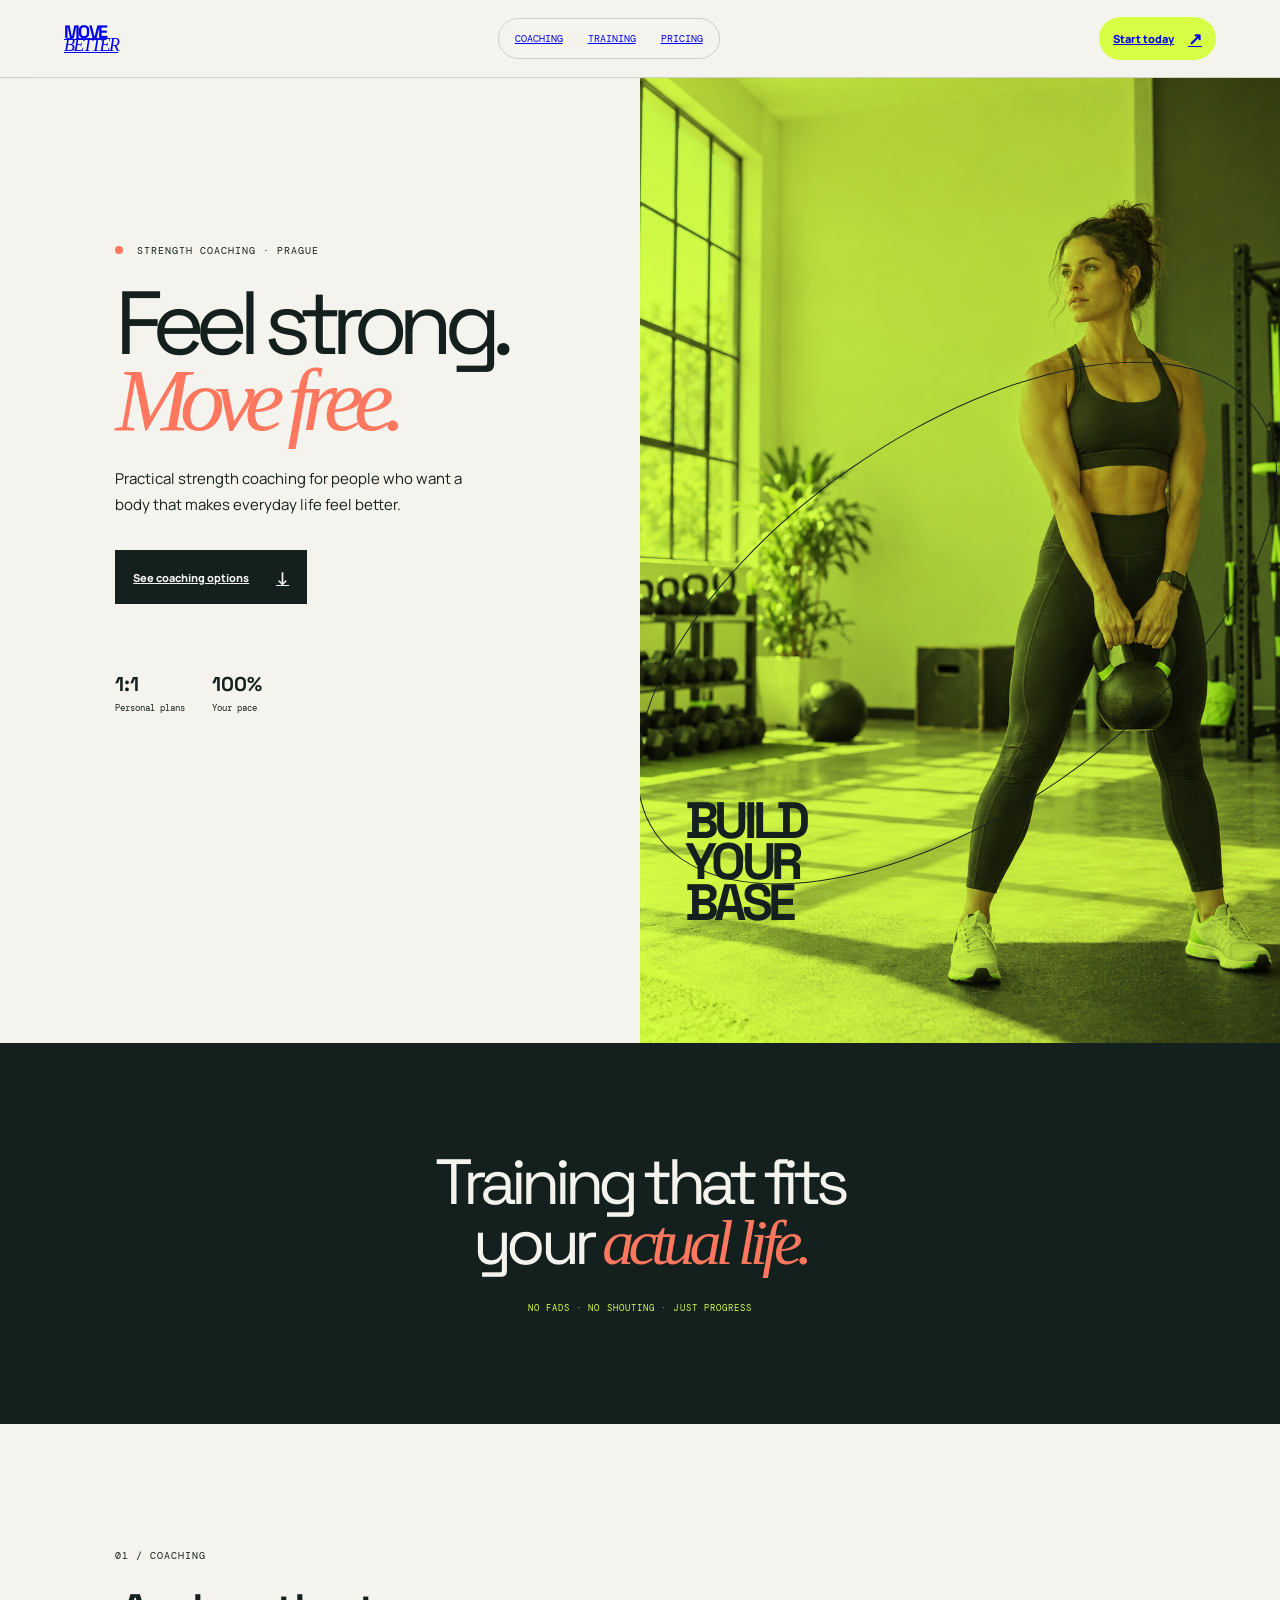
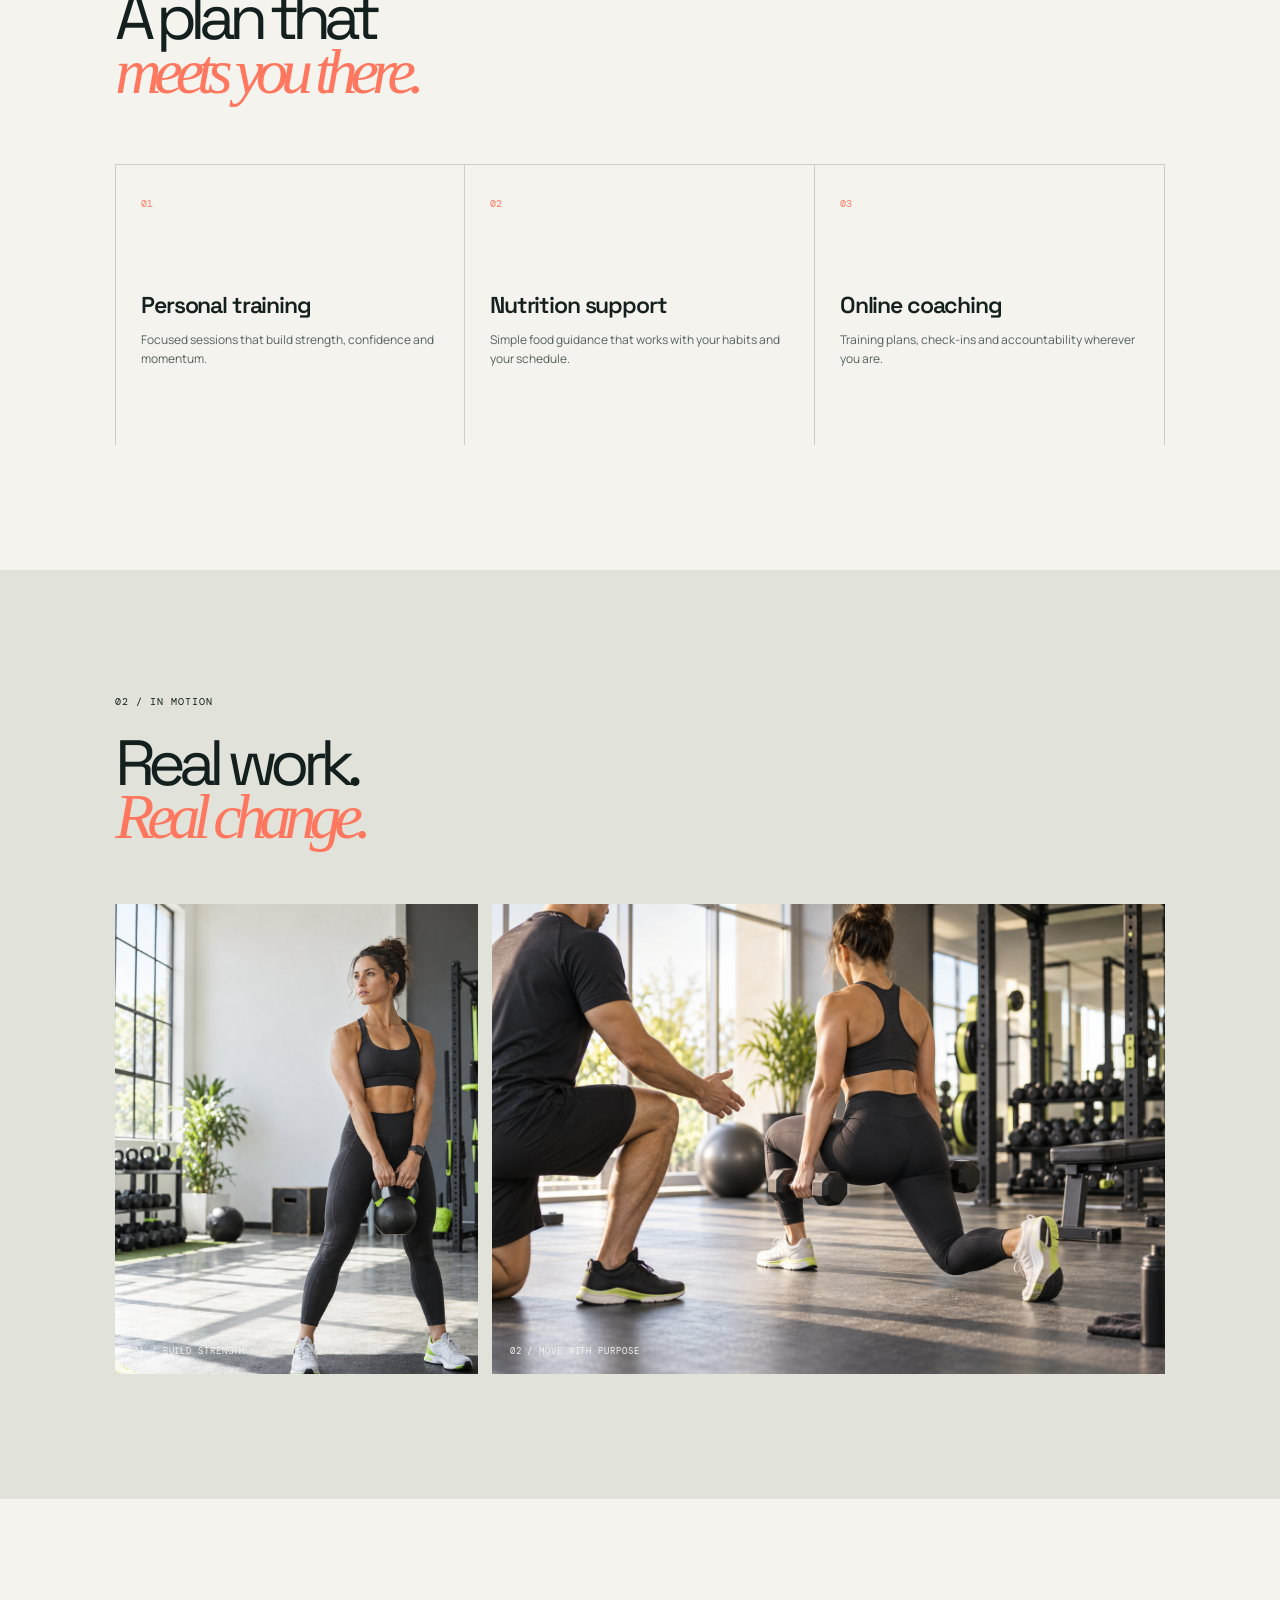
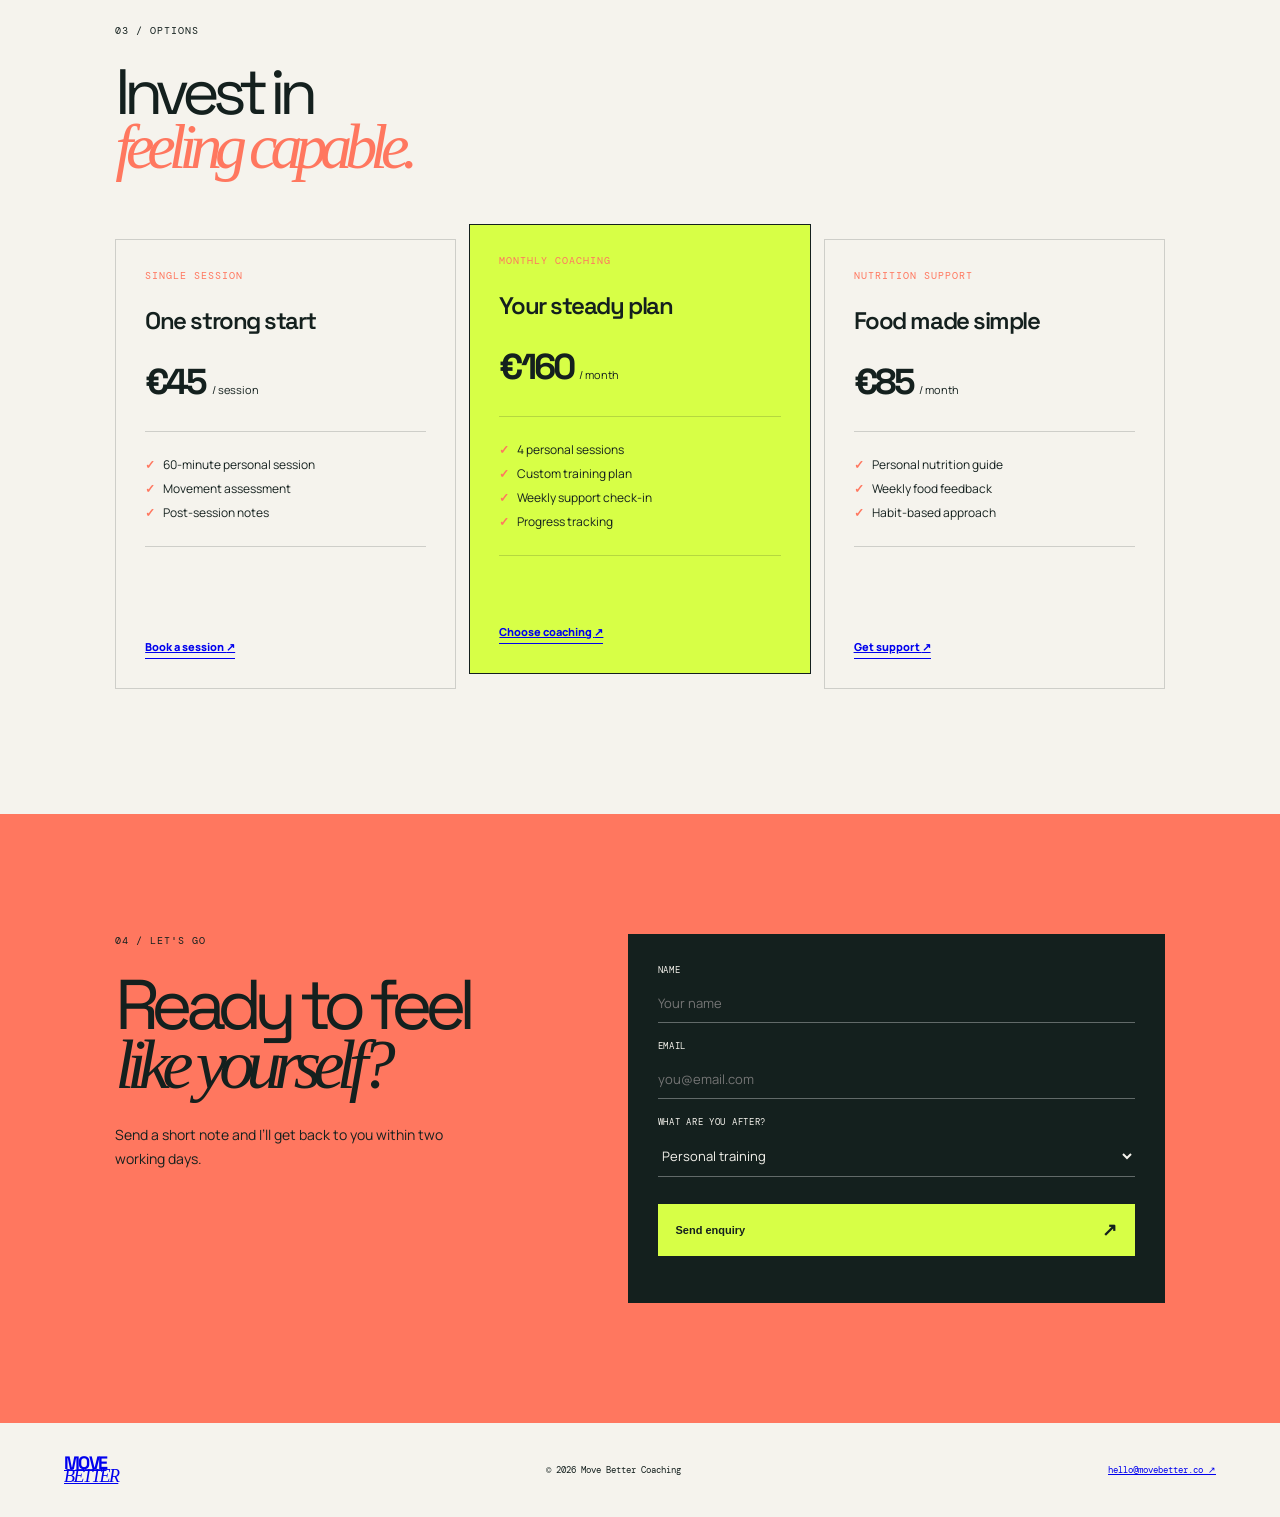
<file: templates/fitness/index.html>
<!doctype html>
<!-- ============================================================================
FILE: index.html  |  EDITABLE WEBSITE MARKUP
============================================================================ -->
<html lang="en">
  <head>
    <meta charset="UTF-8" />
    <meta name="viewport" content="width=device-width, initial-scale=1.0" />
    <title>Move Better — Personal coaching</title>
    <link rel="preconnect" href="https://fonts.googleapis.com" />
    <link rel="preconnect" href="https://fonts.gstatic.com" crossorigin />
    <link href="https://fonts.googleapis.com/css2?family=DM+Mono&family=Manrope:wght@400;500;600;700;800&family=Space+Grotesk:wght@500;600;700&display=swap" rel="stylesheet" />
    <link rel="stylesheet" href="style.css" />
  </head>
  <body>
    <header class="nav"><a class="logo" href="#home">MOVE<br /><i>BETTER</i></a>
      <nav><a href="#coach">Coaching</a><a href="#gallery">Training</a><a href="#pricing">Pricing</a>
      </nav><a class="nav-button" href="#contact">Start today <b>↗</b></a>
    </header>
    <main>
      <!-- ============================================================================ -->
      <!-- SECTION: HOME -->
      <!-- ============================================================================ -->
      <section class="hero" id="home">
        <div class="hero-copy reveal">
          <p class="eyebrow"><span></span> Strength coaching · Prague</p>
          <h1>Feel strong.<br /><em>Move free.</em>
          </h1>
          <p>Practical strength coaching for people who want a body that makes everyday life feel better.</p><a class="button magnetic" href="#pricing">See coaching options <b>↓</b></a>
          <div class="metrics"><span><b>1:1</b> Personal plans</span><span><b>100%</b> Your pace</span>
          </div>
        </div>
        <div class="hero-image"><img src="images/coach.png" alt="Personal trainer in a gym" />
        <div class="hero-ring">
        </div>
        <p>BUILD<br />YOUR<br />BASE</p>
      </div>
    </section>
    <!-- ============================================================================ -->
    <!-- SECTION: COACH -->
    <!-- ============================================================================ -->
    <section class="statement" id="coach">
      <p>Training that fits<br />your <em>actual life.</em>
      </p><span>NO FADS · NO SHOUTING · JUST PROGRESS</span>
    </section>
    <!-- ============================================================================ -->
    <!-- SECTION: SERVICES SECTION -->
    <!-- ============================================================================ -->
    <section class="services section">
      <div class="heading reveal">
        <p class="eyebrow">01 / COACHING</p>
        <h2>A plan that<br /><em>meets you there.</em>
        </h2>
      </div>
      <div class="service-grid">
        <article class="reveal"><span>01</span>
          <h3>Personal training</h3>
          <p>Focused sessions that build strength, confidence and momentum.</p>
        </article>
        <article class="reveal"><span>02</span>
          <h3>Nutrition support</h3>
          <p>Simple food guidance that works with your habits and your schedule.</p>
        </article>
        <article class="reveal"><span>03</span>
          <h3>Online coaching</h3>
          <p>Training plans, check-ins and accountability wherever you are.</p>
        </article>
      </div>
    </section>
    <!-- ============================================================================ -->
    <!-- SECTION: GALLERY -->
    <!-- ============================================================================ -->
    <section class="gallery section" id="gallery">
      <div class="heading reveal">
        <p class="eyebrow">02 / IN MOTION</p>
        <h2>Real work.<br /><em>Real change.</em>
        </h2>
      </div>
      <div class="photo-grid reveal">
        <button class="photo portrait" data-image="images/coach.png"><img src="images/coach.png" alt="Coach holding a kettlebell" /><span>01 / BUILD STRENGTH</span>
        </button>
        <button class="photo wide" data-image="images/session.png"><img src="images/session.png" alt="Personal training session" /><span>02 / MOVE WITH PURPOSE</span>
        </button>
      </div>
    </section>
    <!-- ============================================================================ -->
    <!-- SECTION: PRICING -->
    <!-- ============================================================================ -->
    <section class="pricing section" id="pricing">
      <div class="heading reveal">
        <p class="eyebrow">03 / OPTIONS</p>
        <h2>Invest in<br /><em>feeling capable.</em>
        </h2>
      </div>
      <div class="price-grid">
        <article class="reveal">
          <p class="plan">SINGLE SESSION</p>
          <h3>One strong start</h3>
          <p class="price">€45 <small>/ session</small>
          </p>
          <ul>
            <li>60-minute personal session</li>
            <li>Movement assessment</li>
            <li>Post-session notes</li>
          </ul><a href="#contact" data-plan="Personal training">Book a session <b>↗</b></a>
        </article>
        <article class="featured reveal">
          <p class="plan">MONTHLY COACHING</p>
          <h3>Your steady plan</h3>
          <p class="price">€160 <small>/ month</small>
          </p>
          <ul>
            <li>4 personal sessions</li>
            <li>Custom training plan</li>
            <li>Weekly support check-in</li>
            <li>Progress tracking</li>
          </ul><a href="#contact" data-plan="Monthly coaching">Choose coaching <b>↗</b></a>
        </article>
        <article class="reveal">
          <p class="plan">NUTRITION SUPPORT</p>
          <h3>Food made simple</h3>
          <p class="price">€85 <small>/ month</small>
          </p>
          <ul>
            <li>Personal nutrition guide</li>
            <li>Weekly food feedback</li>
            <li>Habit-based approach</li>
          </ul><a href="#contact" data-plan="Nutrition support">Get support <b>↗</b></a>
        </article>
      </div>
    </section>
    <!-- ============================================================================ -->
    <!-- SECTION: CONTACT -->
    <!-- ============================================================================ -->
    <section class="contact" id="contact">
      <div>
        <p class="eyebrow">04 / LET'S GO</p>
        <h2>Ready to feel<br /><em>like yourself?</em>
        </h2>
        <p>Send a short note and I’ll get back to you within two working days.</p>
      </div>
      <form id="contactForm"><label>Name<input name="name" required placeholder="Your name" /></label><label>Email<input name="email" type="email" required placeholder="you@email.com" /></label><label>What are you after?<select name="goal"><option>Personal training</option><option>Monthly coaching</option><option>Nutrition support</option><option>Online coaching</option></select></label>
        <button class="button" type="submit">Send enquiry <b>↗</b>
        </button>
        <p id="status">
        </p>
      </form>
    </section>
  </main>
  <div class="lightbox" id="lightbox">
    <button id="close" aria-label="Close photo">×</button><img id="largeImage" alt="Fitness coaching" />
  </div>
  <footer><a class="logo" href="#home">MOVE<br /><i>BETTER</i></a>
    <p>© 2026 Move Better Coaching</p><a href="#contact">hello@movebetter.co ↗</a>
  </footer>
  <script src="script.js">
  </script>
</body>
</html>
</file>
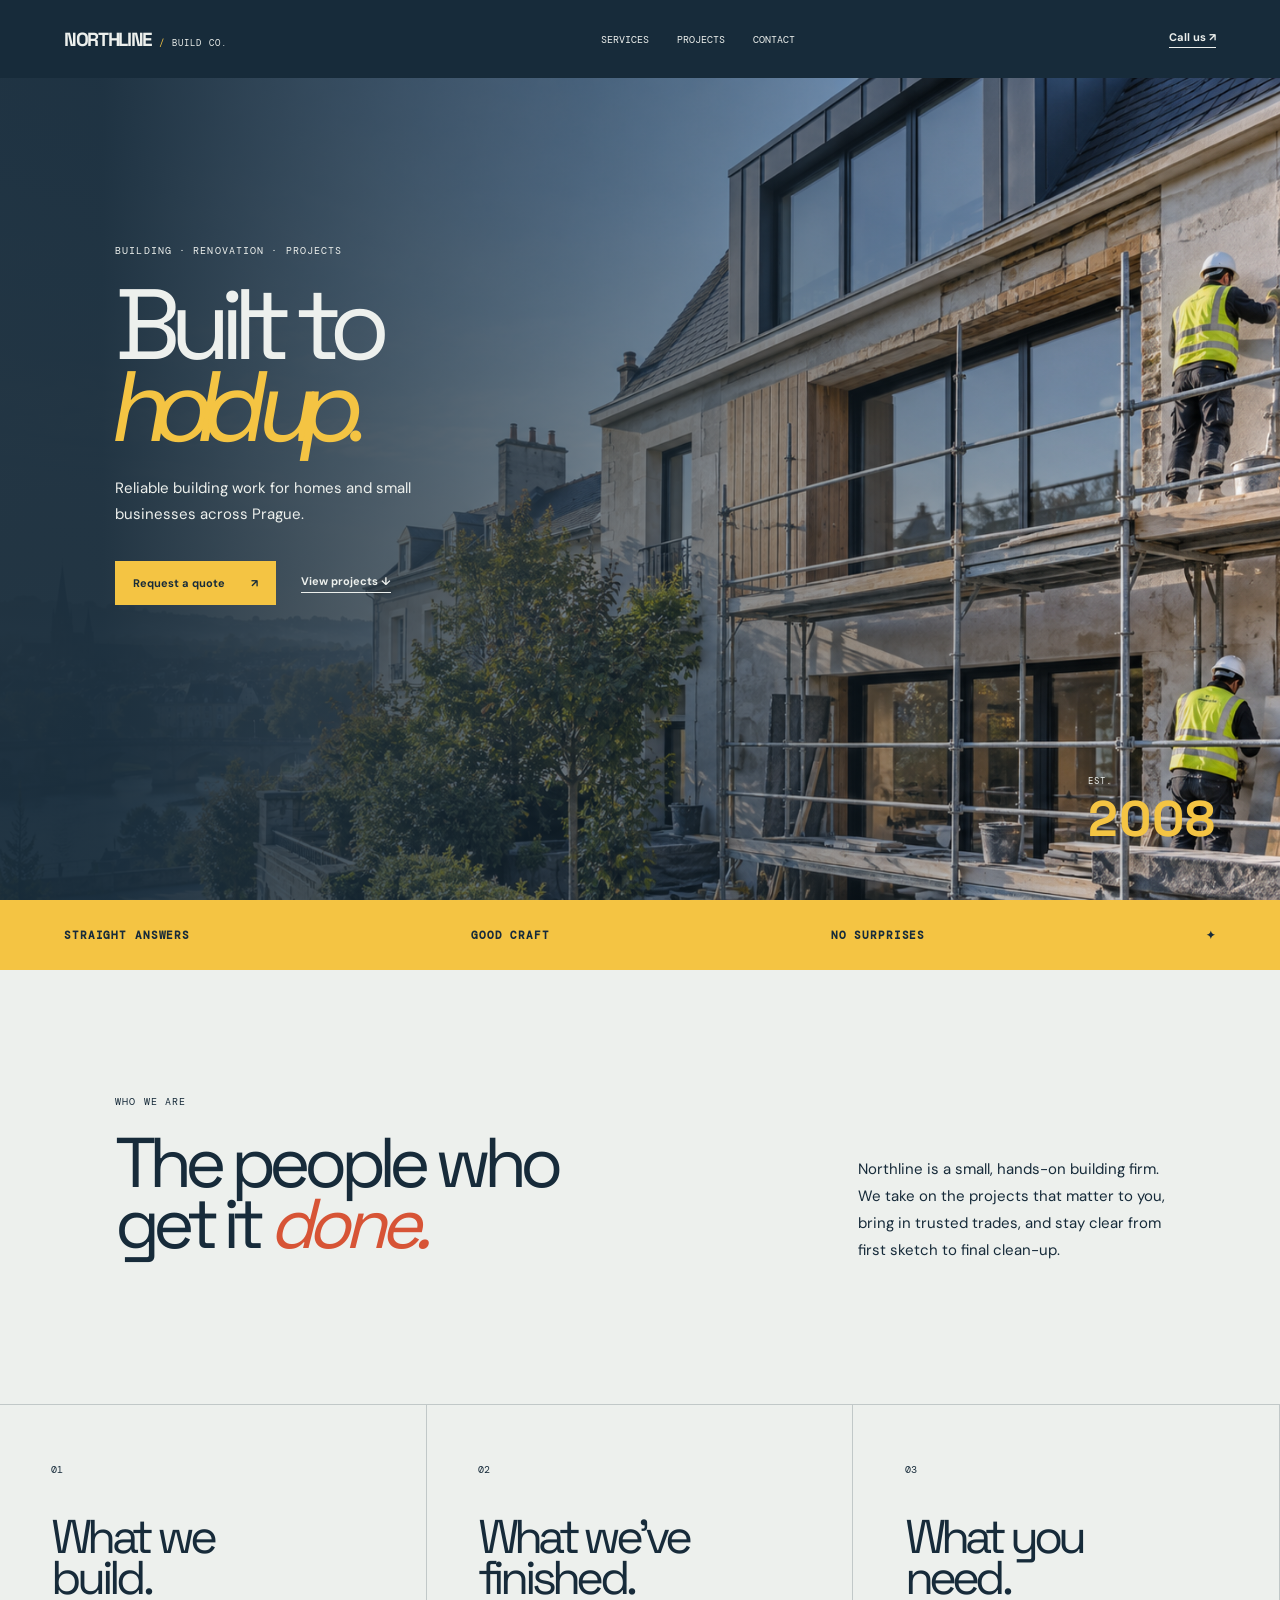
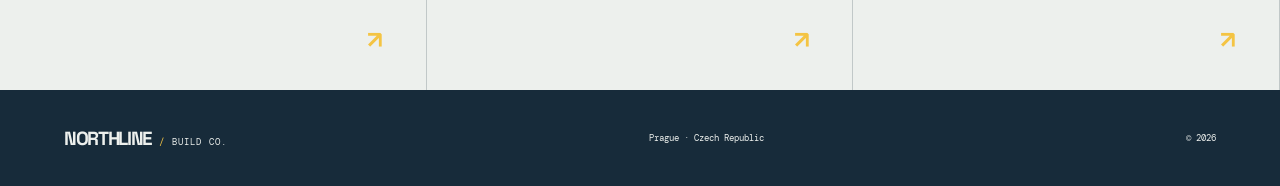
<file: templates/studio/index.html>
<!doctype html>
<!-- ============================================================================
FILE: index.html  |  EDITABLE WEBSITE MARKUP
============================================================================ -->
<html lang="en">
  <head><meta charset="UTF-8"><meta name="viewport" content="width=device-width,initial-scale=1">
    <title>Northline Build Co.</title><link rel="preconnect" href="https://fonts.googleapis.com"><link rel="preconnect" href="https://fonts.gstatic.com" crossorigin><link href="https://fonts.googleapis.com/css2?family=DM+Mono&family=DM+Sans:wght@400;500;700&family=Space+Grotesk:wght@500;600;700&display=swap" rel="stylesheet"><link rel="stylesheet" href="style.css">
  </head>
  <body>
    <header><a class="logo" href="index.html">NORTHLINE<span>BUILD CO.</span></a>
      <nav><a href="services.html">Services</a><a href="projects.html">Projects</a><a href="contact.html">Contact</a>
      </nav><a class="call" href="tel:+420777123456">Call us <b>↗</b></a>
    </header>
    <main>
      <!-- ============================================================================ -->
      <!-- SECTION: HERO -->
      <!-- ============================================================================ -->
      <section class="hero">
        <div class="hero-image">
        </div>
        <div class="hero-box reveal">
          <p class="tag">BUILDING · RENOVATION · PROJECTS</p>
          <h1>Built to<br><em>hold up.</em>
          </h1>
          <p>Reliable building work for homes and small businesses across Prague.</p>
          <div><a class="yellow-button magnetic" href="contact.html">Request a quote <b>↗</b></a><a class="text-button" href="projects.html">View projects ↓</a>
          </div>
        </div>
        <div class="hero-number">EST.<br><b>2008</b>
        </div>
      </section>
      <!-- ============================================================================ -->
      <!-- SECTION: TRUST -->
      <!-- ============================================================================ -->
      <section class="trust">
        <p>STRAIGHT ANSWERS</p>
        <p>GOOD CRAFT</p>
        <p>NO SURPRISES</p>
        <p>✦</p>
      </section>
      <!-- ============================================================================ -->
      <!-- SECTION: INTRO -->
      <!-- ============================================================================ -->
      <section class="intro">
        <div>
          <p class="tag">WHO WE ARE</p>
          <h2>The people who<br>get it <em>done.</em>
          </h2>
        </div>
        <p>Northline is a small, hands-on building firm. We take on the projects that matter to you, bring in trusted trades, and stay clear from first sketch to final clean-up.</p>
      </section>
      <!-- ============================================================================ -->
      <!-- SECTION: QUICK-LINKS -->
      <!-- ============================================================================ -->
      <section class="quick-links"><a href="services.html"><span>01</span>
        <h2>What we<br>build.</h2><b>↗</b></a><a href="projects.html"><span>02</span>
        <h2>What we've<br>finished.</h2><b>↗</b></a><a href="contact.html"><span>03</span>
        <h2>What you<br>need.</h2><b>↗</b></a>
      </section>
    </main>
    <footer><a class="logo" href="index.html">NORTHLINE<span>BUILD CO.</span></a>
      <p>Prague · Czech Republic</p>
      <p>© 2026</p>
    </footer>
    <script src="script.js">
    </script>
  </body>
</html>
</file>
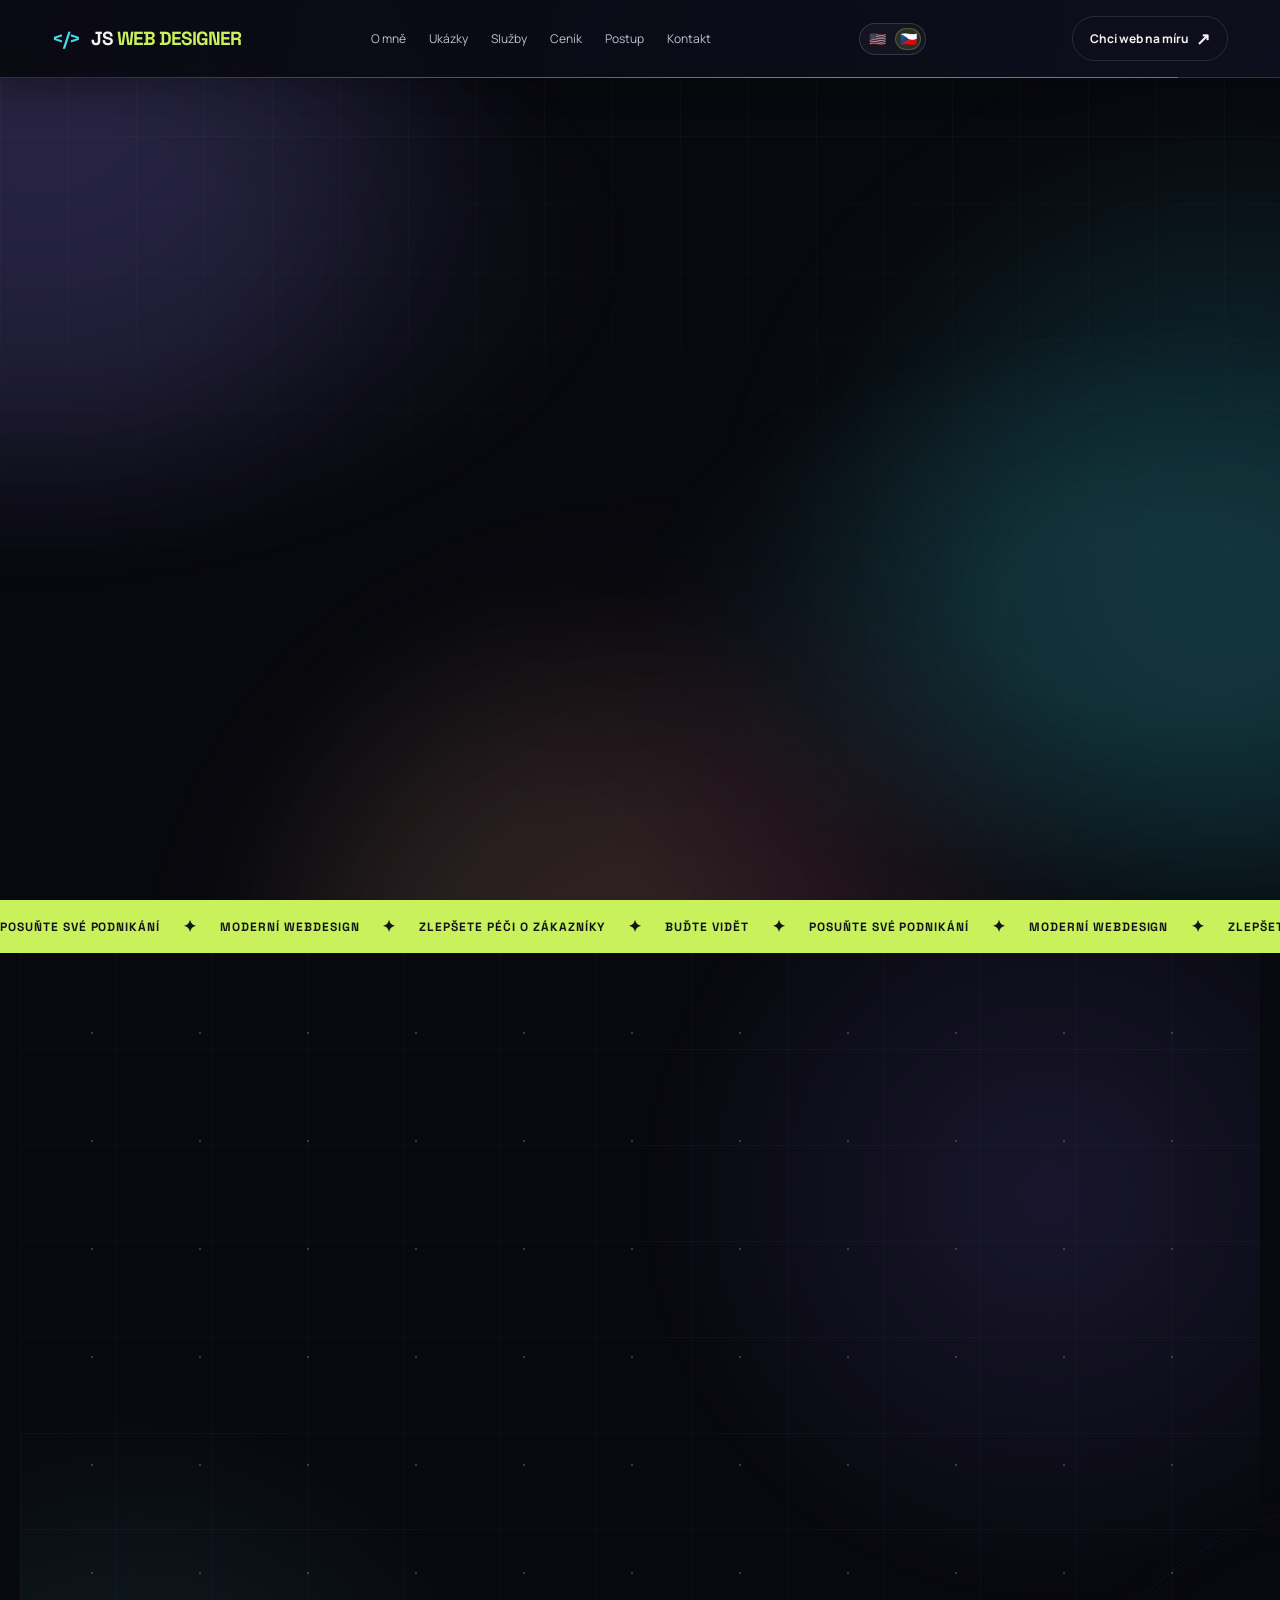
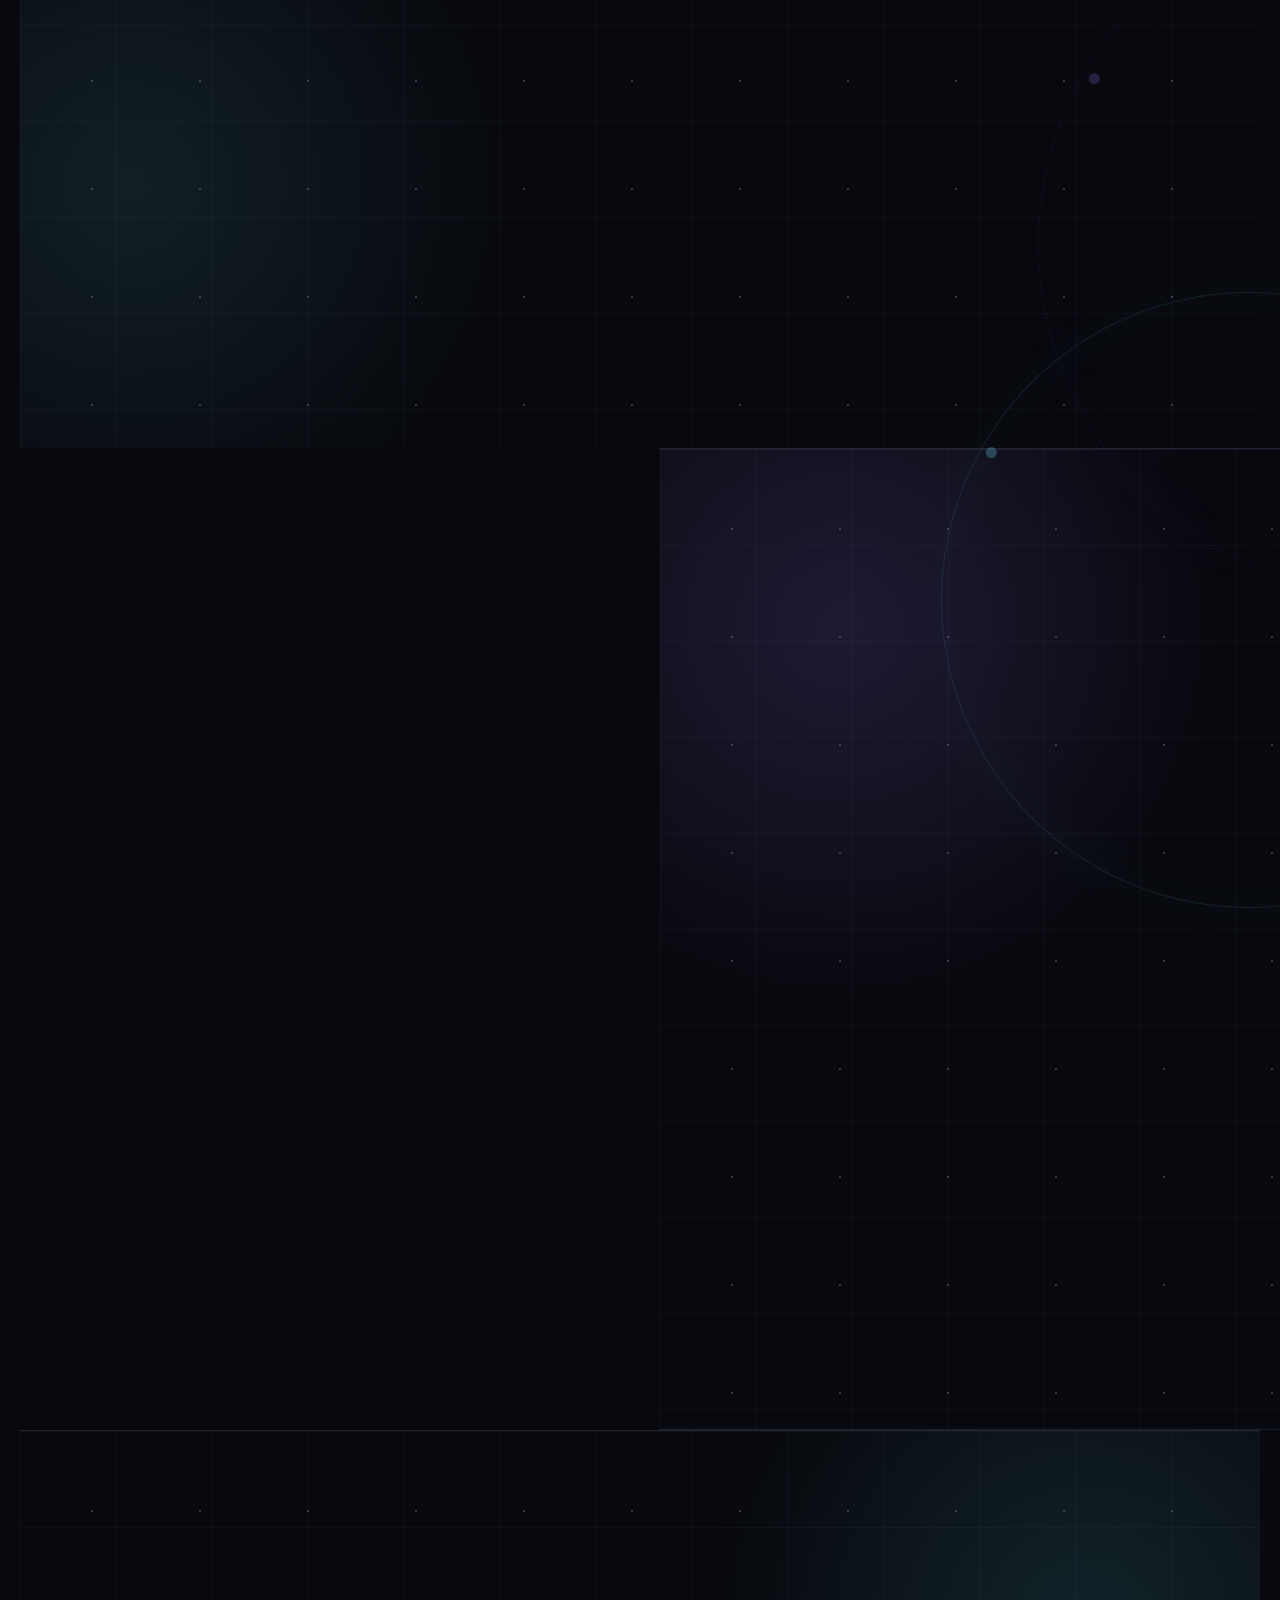
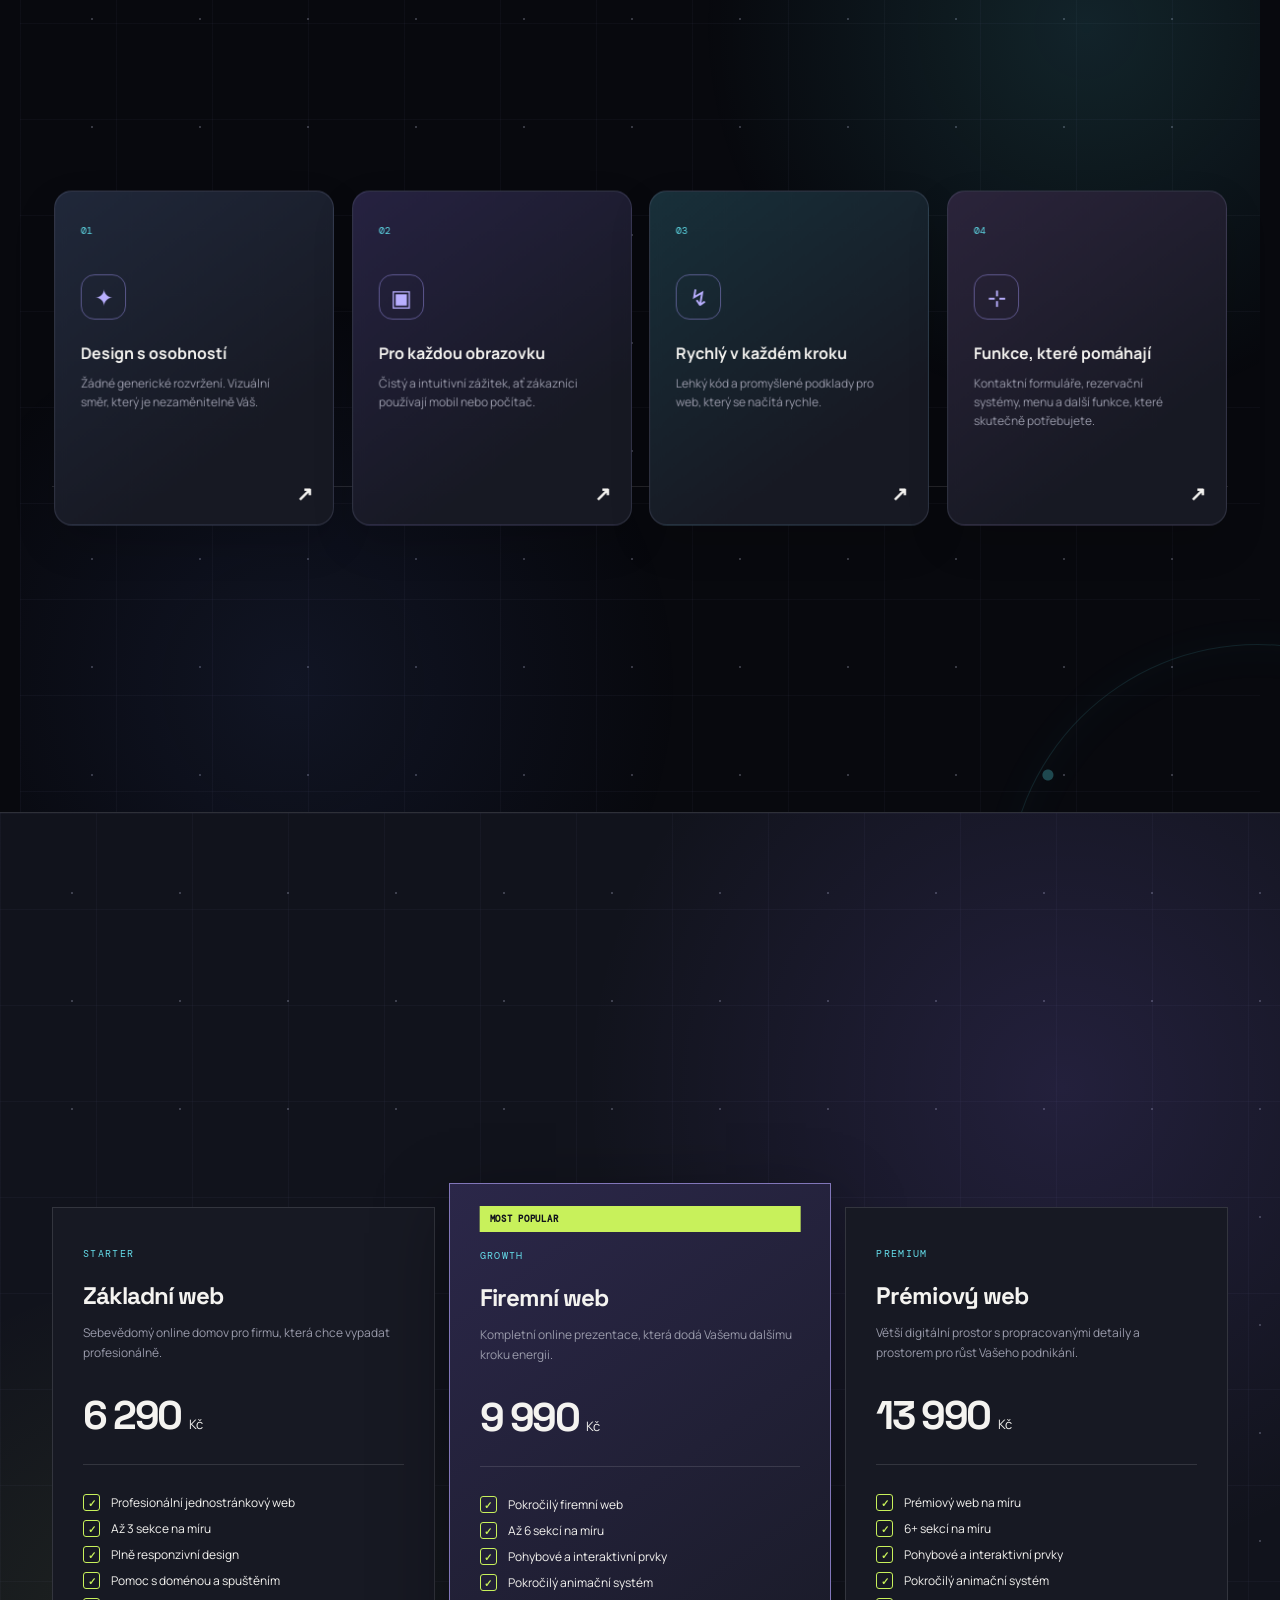
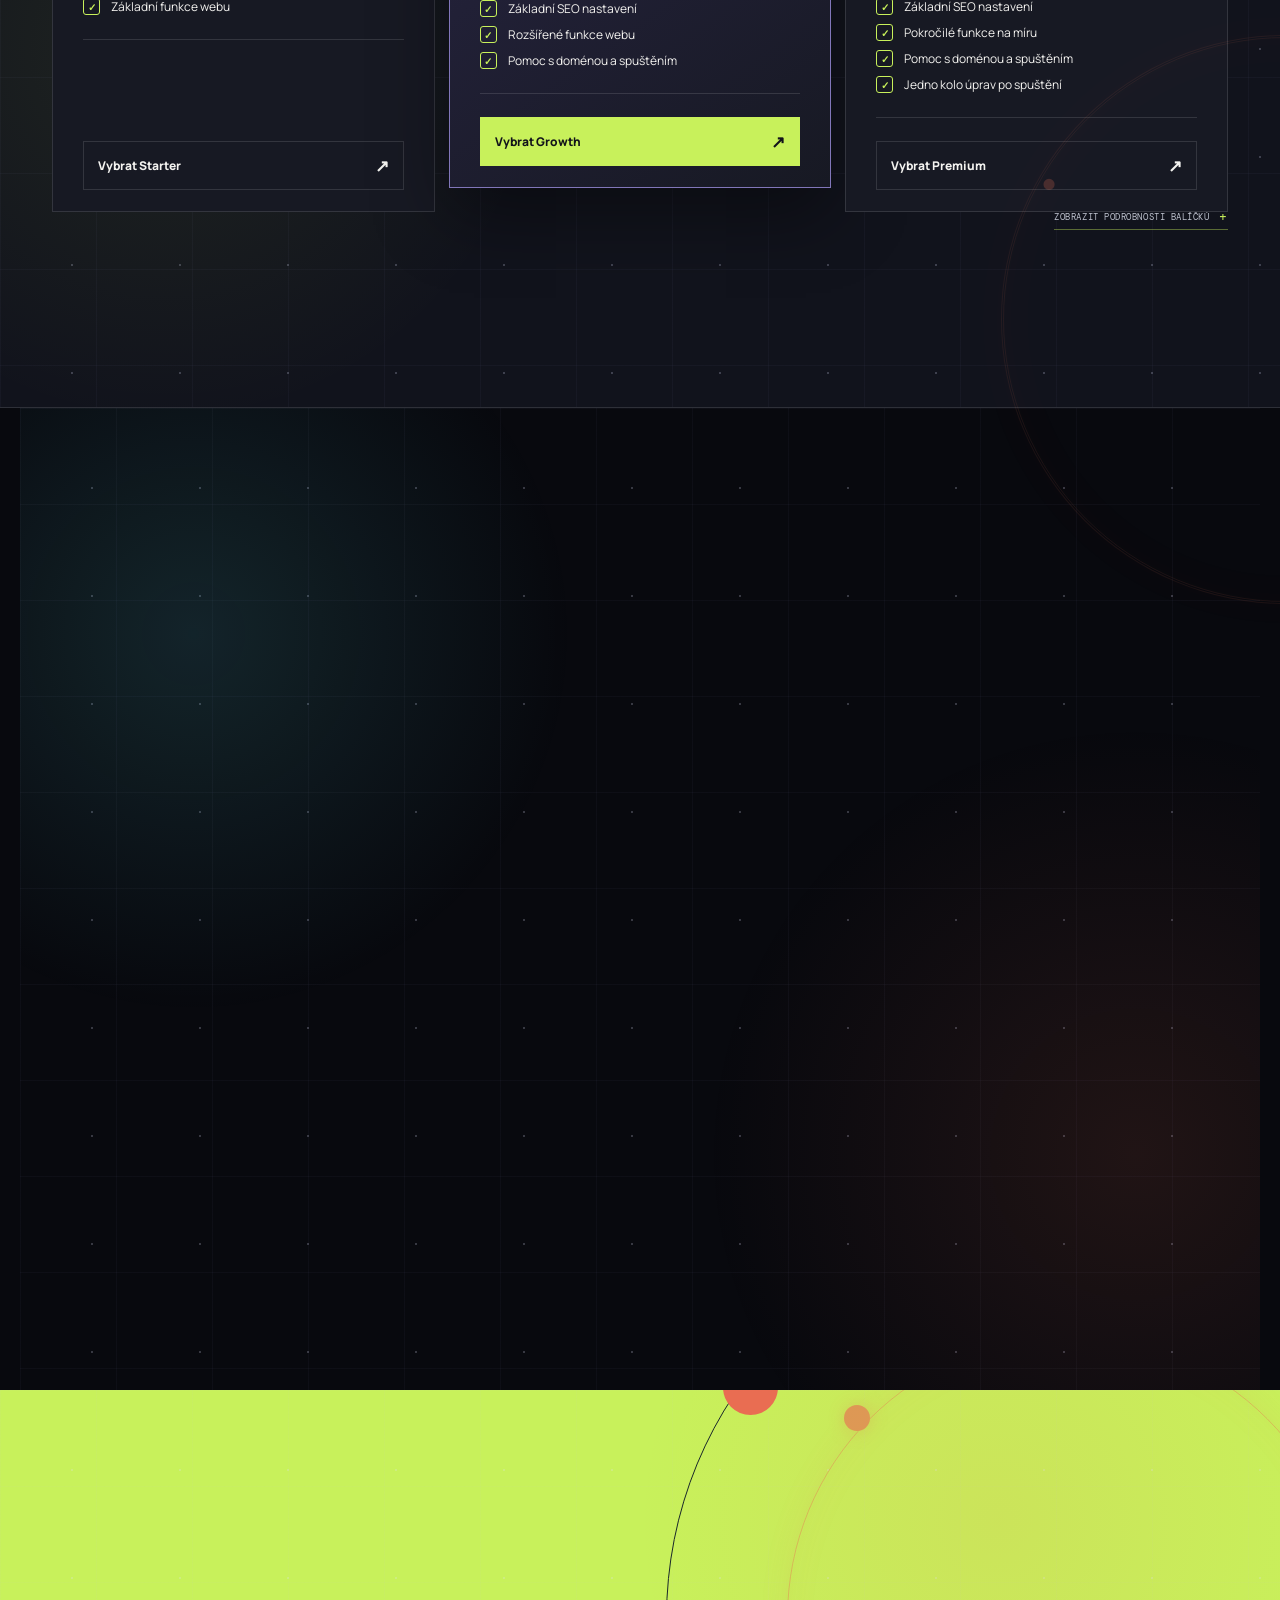
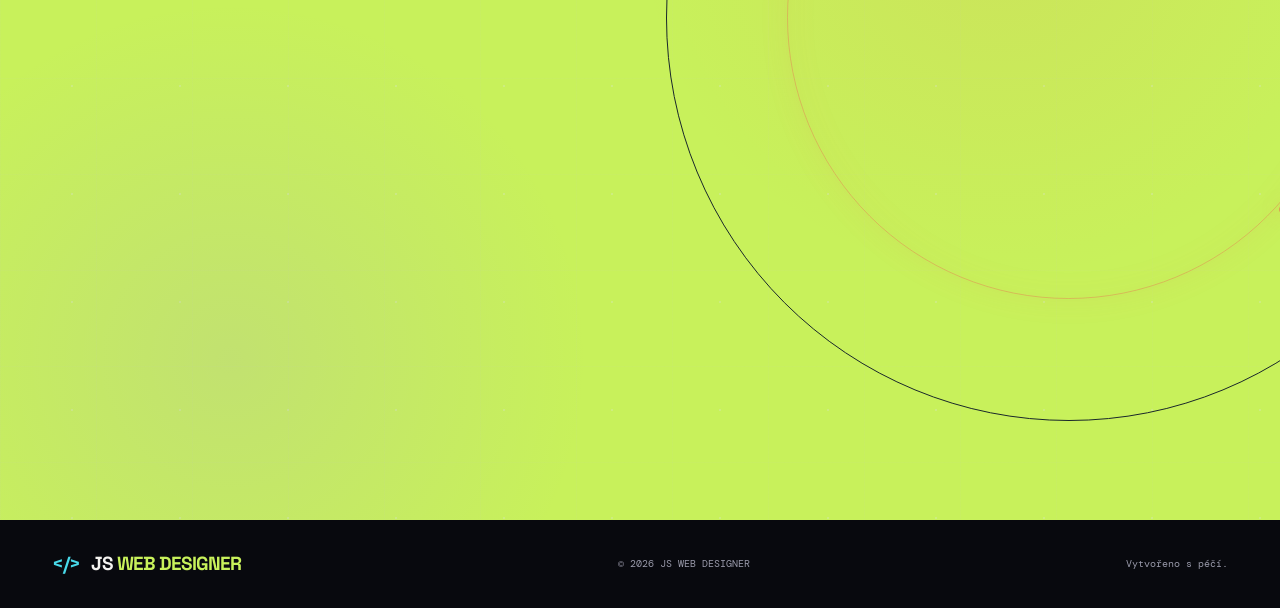
<file: cs.html>
<!doctype html>
<!-- ============================================================================
FILE: index.html  |  EDITABLE WEBSITE MARKUP
============================================================================ -->
<html lang="cs">
  <head>
    <meta charset="UTF-8" />
    <meta name="viewport" content="width=device-width, initial-scale=1, maximum-scale=1, user-scalable=no, viewport-fit=cover" />
    <!-- Search engine and social sharing metadata -->
    <meta name="description" content="Weby na míru pro malé firmy. JS Web Designer vytváří rychlé, moderní a responzivní weby, které pomáhají podnikům lépe komunikovat se zákazníky." />
    <meta name="robots" content="index, follow" />
    <meta name="theme-color" content="#08090e" />

    <meta property="og:type" content="website" />
    <meta property="og:title" content="JS Web Designer — Weby na míru pro malé firmy" />
    <meta property="og:description" content="Moderní weby na míru navržené pro lepší prezentaci a komunikaci malých firem." />
    <meta property="og:site_name" content="JS Web Designer" />

    <meta name="twitter:card" content="summary" />
    <meta name="twitter:title" content="JS Web Designer — Weby na míru pro malé firmy" />
    <meta name="twitter:description" content="Moderní weby na míru navržené pro lepší prezentaci a komunikaci malých firem." />

    <title>JS Web Designer — Weby na míru pro malé firmy</title>

    <!-- Structured data helps search engines understand this business -->
    <script type="application/ld+json">
      {
        "@context": "https://schema.org",
        "@type": "ProfessionalService",
        "name": "JS Web Designer",
        "description": "Návrh a vývoj webových stránek na míru pro malé firmy.",
        "email": "janschabjuk@gmail.com",
        "founder": {
          "@type": "Person",
          "name": "Jan"
        },
        "serviceType": [
          "Webdesign",
          "Vývoj webových stránek",
          "Webové stránky pro malé firmy"
        ]
      }
    </script>
    <link rel="preconnect" href="https://fonts.googleapis.com" />
    <link rel="preconnect" href="https://fonts.gstatic.com" crossorigin />
    <link rel="icon" href="favicon.svg" type="image/svg+xml" />
    <link href="https://fonts.googleapis.com/css2?family=DM+Mono&family=Manrope:wght@400;500;600;700;800&family=Space+Grotesk:wght@500;600;700&display=swap" rel="stylesheet" />
    <link rel="stylesheet" href="style.css" />
    <link rel="stylesheet" href="refinements.css" />
    <link rel="alternate" hreflang="en" href="index.html" />
    <link rel="alternate" hreflang="cs" href="cs.html" />
  </head>
  <body>
    <div class="ambient">
      <i class="orb one">
      </i>
      <i class="orb two">
      </i>
      <i class="orb three">
      </i>
      <div class="grid">
      </div>
    </div>
    <header class="nav">
      <a href="#home" class="brand">
      <b>
      &lt;/&gt;
      </b>
      JS
      <span>
      WEB DESIGNER
      </span>
      </a>
      <nav id="site-navigation">
        <a href="#about">O mně</a>
        <a href="#templates">Ukázky</a>
        <a href="#services">Služby</a>
        <a href="#pricing">Ceník</a>
        <a href="#process">Postup</a>
        <a href="#contact">Kontakt</a>
      </nav>
      <div class="language-switch" aria-label="Vyberte jazyk">
        <a class="language-option" href="index.html" lang="en" hreflang="en" aria-label="American English version">🇺🇸</a>
        <a class="language-option active" href="cs.html" lang="cs" hreflang="cs" aria-label="Česká verze" aria-current="page">🇨🇿</a>
      </div>
      <a class="nav-cta smooth-cta" href="#contact">
      Chci web na míru
      <i>
      ↗
      </i>
      </a>
      <button class="menu" type="button" aria-label="Otevřít navigaci" aria-controls="site-navigation" aria-expanded="false">
        <span>
        </span>
        <span>
        </span>
      </button>
    </header>
    <main>
      <!-- ============================================================================ -->
      <!-- SECTION: HOME -->
      <!-- ============================================================================ -->
      <section class="hero wrap" id="home">
        <div class="hero-copy reveal">
          <p class="available">
            <i>
            </i>
            Přijímám nové projekty
          </p>
          <h1>
            Moderní web
            <em>
            pro růst Vašeho podnikání
            </em>
          </h1>
          <p class="lede">
            Moderní a atraktivní weby pro každý podnik — navržené pro zlepšení zákaznického zážitku a podpoření vašeho růstu.
          </p>
          <div class="actions">
            <a class="button primary magnetic" href="#templates">
            Prozkoumat ukázky
            <b>
            ↓
            </b>
            </a>
            <a class="button ghost" href="#contact">
            Začít projekt
            <b>
            ↗
            </b>
            </a>
          </div>
          <div class="stats">
            <div>
              <strong>
              100%
              </strong>
              <span>
              Responzivní
              </span>
            </div>
            <div>
              <strong>
              &lt; 2s
              </strong>
              <span>
              Rychlé načítání
              </span>
            </div>
            <div>
              <strong>
              1:1
              </strong>
              <span>
              Na míru pro Vás
              </span>
            </div>
            <div class="tech-stack">
              <strong>Programovací jazyky</strong>
              <span>HTML · CSS · JavaScript</span>
            </div>
          </div>
        </div>
        <div class="hero-visual reveal">
          <div class="hero-orbit-detail" aria-hidden="true">
            <i></i>
            <b></b>
          </div>
          <div class="hero-status-pill">
            <i></i>
            Web na míru pro růst
          </div>
          <div class="hero-index" aria-hidden="true">01 / 06</div>
          <div class="float-card fast">
            ✦ Moderní design
          </div>
          <div class="float-card happy code-card" aria-label="Použité technologie: HTML, CSS a JavaScript">
            <span><b>&lt;/&gt;</b> HTML</span>
            <span><b>&lt;/&gt;</b> CSS</span>
            <span><b>&lt;/&gt;</b> JavaScript</span>
          </div>
          <div class="browser">
            <div class="browser-top">
              <div>
                <i>
                </i>
                <i>
                </i>
                <i>
                </i>
              </div>
              <span>
              yourbusiness.com
              </span>
              <b>
              ↗
              </b>
            </div>
            <div class="browser-site">
              <header>
                <strong>
                atelier.
                </strong>
                <span>
                menu &nbsp; práce &nbsp; příběh
                </span>
              </header>
              <div class="site-copy">
                <small>
                BRAND / DIGITAL / SPACE
                </small>
                <h2>
                  Tvořte
                  <br />
                  <em>
                  lepší
                  </em>
                  zítřek.
                </h2>
                <a>
                Prohlédnout práci
                <b>
                ↗
                </b>
                </a>
              </div>
              <div class="site-circle">
              </div>
              <div class="site-word">
                CREATIVE
                <br />
                STUDIO
              </div>
            </div>
          </div>
        </div>
      </section>
      <div class="ticker">
        <div class="ticker-track">
          <div class="ticker-group">
            <span>POSUŇTE SVÉ PODNIKÁNÍ</span><b>✦</b><span>MODERNÍ WEBDESIGN</span><b>✦</b><span>ZLEPŠETE PÉČI O ZÁKAZNÍKY</span><b>✦</b><span>BUĎTE VIDĚT</span><b>✦</b>
            <span>POSUŇTE SVÉ PODNIKÁNÍ</span><b>✦</b><span>MODERNÍ WEBDESIGN</span><b>✦</b><span>ZLEPŠETE PÉČI O ZÁKAZNÍKY</span><b>✦</b><span>BUĎTE VIDĚT</span><b>✦</b>
            <span>POSUŇTE SVÉ PODNIKÁNÍ</span><b>✦</b><span>MODERNÍ WEBDESIGN</span><b>✦</b><span>ZLEPŠETE PÉČI O ZÁKAZNÍKY</span><b>✦</b><span>BUĎTE VIDĚT</span><b>✦</b>
            <span>POSUŇTE SVÉ PODNIKÁNÍ</span><b>✦</b><span>MODERNÍ WEBDESIGN</span><b>✦</b><span>ZLEPŠETE PÉČI O ZÁKAZNÍKY</span><b>✦</b><span>BUĎTE VIDĚT</span><b>✦</b>
            <span>POSUŇTE SVÉ PODNIKÁNÍ</span><b>✦</b><span>MODERNÍ WEBDESIGN</span><b>✦</b><span>ZLEPŠETE PÉČI O ZÁKAZNÍKY</span><b>✦</b><span>BUĎTE VIDĚT</span><b>✦</b>
          </div>
          <div class="ticker-group" aria-hidden="true">
            <span>POSUŇTE SVÉ PODNIKÁNÍ</span><b>✦</b><span>MODERNÍ WEBDESIGN</span><b>✦</b><span>ZLEPŠETE PÉČI O ZÁKAZNÍKY</span><b>✦</b><span>BUĎTE VIDĚT</span><b>✦</b>
            <span>POSUŇTE SVÉ PODNIKÁNÍ</span><b>✦</b><span>MODERNÍ WEBDESIGN</span><b>✦</b><span>ZLEPŠETE PÉČI O ZÁKAZNÍKY</span><b>✦</b><span>BUĎTE VIDĚT</span><b>✦</b>
            <span>POSUŇTE SVÉ PODNIKÁNÍ</span><b>✦</b><span>MODERNÍ WEBDESIGN</span><b>✦</b><span>ZLEPŠETE PÉČI O ZÁKAZNÍKY</span><b>✦</b><span>BUĎTE VIDĚT</span><b>✦</b>
            <span>POSUŇTE SVÉ PODNIKÁNÍ</span><b>✦</b><span>MODERNÍ WEBDESIGN</span><b>✦</b><span>ZLEPŠETE PÉČI O ZÁKAZNÍKY</span><b>✦</b><span>BUĎTE VIDĚT</span><b>✦</b>
            <span>POSUŇTE SVÉ PODNIKÁNÍ</span><b>✦</b><span>MODERNÍ WEBDESIGN</span><b>✦</b><span>ZLEPŠETE PÉČI O ZÁKAZNÍKY</span><b>✦</b><span>BUĎTE VIDĚT</span><b>✦</b>
          </div>
        </div>
      </div>      <!-- ============================================================================ -->
      <!-- SECTION: ABOUT -->
      <!-- ============================================================================ -->
      <section class="wrap section about-section" id="about">
        <div class="about-layout">
          <div class="about-copy reveal">
            <p class="label">
              <b>01</b>
              / ČLOVĚK ZA PIXELY
            </p>
            <!-- Edit this title and text to tell visitors about yourself. -->
            <h2>
              Weby s charakterem.
              <br />
              <em>Na míru Vášemu podnikání.</em>
            </h2>
            <p class="about-lede">
              Jmenuji se Jan, webdesignér zaměřený na to, aby firmy působily sebevědomě online. Spojuji jasnou strategii, výrazný vizuál a promyšlené detaily do webů, které působí jako Vaše online zázemí.
            </p>
            <p class="about-detail">
              Každý projekt je originální, šitý na míru Vašemu podniku. Vy přinášíte podnikání, ambice a příběh; já je proměním v digitální místo, které si lidé zapamatují.
            </p>
          </div>
          <div class="about-photos reveal" aria-label="Místa pro Vaše osobní fotografie">
            <!-- Put your photos into images/photo1.jpg, images/photo2.jpg and images/photo3.jpg. They will appear here automatically. -->
            <div class="about-photo about-photo-main" style="--photo: url('images/photo1.jpg');">
            </div>
            <div class="about-photo about-photo-top" style="--photo: url('images/photo2.jpg');">
            </div>
            <div class="about-photo about-photo-bottom" style="--photo: url('images/photo3.jpg');">
            </div>
          </div>
        </div>
          <div class="about-approach reveal">
            <p>Pracujete přímo se mnou — od prvního nápadu až po spuštění.</p>
            <div class="about-approach-items" aria-label="Principy spolupráce">
              <span>PŘÍMÝ KONTAKT</span>
              <i aria-hidden="true">✦</i>
              <span>OSOBNÍ PŘÍSTUP</span>
              <i aria-hidden="true">✦</i>
              <span>JEDEN NA JEDNOHO</span>
            </div>
          </div>
      </section>
      <!-- ============================================================================ -->
      <!-- SECTION: TEMPLATES -->
      <!-- ============================================================================ -->
      <section class="wrap section" id="templates">
        <div class="heading reveal">
          <p class="label">
            <b>
            02
            </b>
            / VYBERTE SI VÝCHOZÍ SMĚR
          </p>
          <h2>
            Prozkoumejte ukázky pro Vaše
            <br />
            <em>
            podnikání.
            </em>
          </h2>
          <p>
            Tyto ukázky představují různé směry pro Váš budoucí web. Nejde o pevně dané balíčky — každý projekt navrhuji podle Vaší značky, cílů a představ.
          </p>
        </div>
        <div class="template-intro reveal">
          <span>Čtyři výchozí směry</span>
          <p>Vyberte si atmosféru, která sedí Vašemu podnikání. Rozvržení, barvy, texty, obrázky i funkce upravíme tak, aby výsledný web byl opravdu Váš.</p>
        </div>
        <div class="template-grid">
          <a href="templates/cafe/index.html" class="template cafe reveal" data-preview="Kavárna a restaurace" target="_blank">
          <div class="template-card-heading">
            <span>Ukázka 01 · Kavárna a restaurace</span>
            <h3>Aurelia Café</h3>
            <p>Hřejivý a elegantní styl pro menu, rezervace a každodenní rituály.</p>
          </div>
          <div class="template-top">
            <span>
            AURELIA
            </span>
            <small>
            MENU / PŘÍBĚH / NÁVŠTĚVA
            </small>
          </div>
          <div class="template-content">
            <p>
              KAŽDODENNÍ
              <br />
              <i>
              rituály.
              </i>
            </p>
            <span>
            SEZÓNNÍ · POMALÉ · KAŽDODENNÍ
            </span>
            <div class="coffee">
            </div>
          </div>
          </a>
          <a href="templates/barber/index.html" class="template barber reveal" data-preview="Moderní barbershop" target="_blank">
          <div class="template-card-heading">
            <span>Ukázka 02 · Barbershop</span>
            <h3>Monogram Barbers</h3>
            <p>Výrazný a moderní styl pro služby, galerii a rezervace.</p>
          </div>
          <div class="template-top">
            <span>
            MONOGRAM
            </span>
            <small>
            SLUŽBY / PRÁCE / NÁVŠTĚVA
            </small>
          </div>
          <div class="template-content">
            <p>
              VÁŠ STŘIH.
              <br />
              <i>
              Vaše pravidla.
              </i>
            </p>
            <span>
            PRAGUE · EST. 2018
            </span>
            <div class="barber-ring">
            </div>
          </div>
          </a>
          <a href="templates/studio/index.html" class="template studio reveal" data-preview="Stavební firma" target="_blank">
          <div class="template-card-heading">
            <span>Ukázka 03 · Stavební firma</span>
            <h3>Northline Build Co.</h3>
            <p>Praktický a důvěryhodný styl pro služby, projekty a poptávky.</p>
          </div>
          <div class="template-top">
            <span>
            NORTHLINE
            </span>
            <small>
            SLUŽBY / PROJEKTY / KONTAKT
            </small>
          </div>
          <div class="template-content">
            <p>
              STVOŘENO
              <br />
              <i>
              PRO BUDOUCNOST.
              </i>
            </p>
            <span>
            BUILD CO. · PRAGUE
            </span>
            <div class="studio-ball">
            </div>
          </div>
          </a>
          <a href="templates/fitness/index.html" class="template fitness reveal" data-preview="Fitness koučink" target="_blank">
          <div class="template-card-heading">
            <span>Ukázka 04 · Fitness kouč</span>
            <h3>Move Better Coaching</h3>
            <p>Energický a soustředěný styl pro tréninkové plány a proměny.</p>
          </div>
          <div class="template-top">
            <span>
            MOVE BETTER
            </span>
            <small>
            KOUČINK / TRÉNINK / CENÍK
            </small>
          </div>
          <div class="template-content">
            <p>
              CÍTĚTE SE
              <br />
              <i>
              SILNĚ.
              </i>
            </p>
            <span>
            PERSONAL COACHING
            </span>
            <div class="fitness-lines">
              ////
              <br />
              ////
              <br />
              ////
            </div>
          </div>
          </a>
        </div>
      </section>
      <!-- ============================================================================ -->
      <!-- SECTION: SERVICES -->
      <!-- ============================================================================ -->
      <section class="wrap section service-section" id="services">
        <div class="heading reveal">
          <p class="label">
            <b>
            03
            </b>
            / CO DĚLÁM
          </p>
          <h2>
            Vše pro Váš web,
            <br />
            <em>
            udělané precizně.
            </em>
          </h2>
        </div>
        <div class="services">
          <article class="reveal">
            <span>
            01
            </span>
            <i>
            ✦
            </i>
            <h3>
              Design s osobností
            </h3>
            <p>
              Žádné generické rozvržení. Vizuální směr, který je nezaměnitelně Váš.
            </p>
            <b>
            ↗
            </b>
          </article>
          <article class="reveal">
            <span>
            02
            </span>
            <i>
            ▣
            </i>
            <h3>
              Pro každou obrazovku
            </h3>
            <p>
              Čistý a intuitivní zážitek, ať zákazníci používají mobil nebo počítač.
            </p>
            <b>
            ↗
            </b>
          </article>
          <article class="reveal">
            <span>
            03
            </span>
            <i>
            ↯
            </i>
            <h3>
              Rychlý v každém kroku
            </h3>
            <p>
              Lehký kód a promyšlené podklady pro web, který se načítá rychle.
            </p>
            <b>
            ↗
            </b>
          </article>
          <article class="reveal">
            <span>
            04
            </span>
            <i>
            ⊹
            </i>
            <h3>
              Funkce, které pomáhají
            </h3>
            <p>
              Kontaktní formuláře, rezervační systémy, menu a další funkce, které skutečně potřebujete.
            </p>
            <b>
            ↗
            </b>
          </article>
        </div>
      </section>
      <!-- ============================================================================ -->
      <!-- SECTION: PRICING -->
      <!-- ============================================================================ -->
      <section class="pricing section" id="pricing">
        <div class="wrap">
          <div class="heading centered reveal">
            <p class="label">
              <b>
              04
              </b>
              / JEDNODUCHÝ CENÍK
            </p>
            <h2>
              Jasno hned
              <br />
              <em>
              od začátku.
              </em>
            </h2>
            <p>
              Vyberte si úroveň, která odpovídá tomu, kde se právě nacházíte. Každý balíček upravím podle Vašeho podnikání.
            </p>
          </div>
          <div class="pricing-grid">
            <article class="price-card animated-card reveal">
              <span class="card-glow">
              </span>
              <p class="plan">
                STARTER
              </p>
              <h3>
                Základní web
              </h3>
              <p class="plan-copy">
                Sebevědomý online domov pro firmu, která chce vypadat profesionálně.
              </p>
              <p class="cost">
                6 290
                <small>
                Kč
                </small>
              </p>
              <ul>
                <li>
                  Profesionální jednostránkový web
                </li>
                <li>
                  Až 3 sekce na míru
                </li>
                <li>
                  Plně responzivní design
                </li>
                <li>
                  Pomoc s doménou a spuštěním
                </li>
                <li>
                  Základní funkce webu
                </li>
              </ul>
              <a href="#contact" class="price-button">
              Vybrat Starter
              <b>
              ↗
              </b>
              </a>
            </article>
            <article class="price-card featured reveal">
              <div class="most">
                MOST POPULAR
              </div>
              <p class="plan">
                GROWTH
              </p>
              <h3>
                Firemní web
              </h3>
              <p class="plan-copy">
                Kompletní online prezentace, která dodá Vašemu dalšímu kroku energii.
              </p>
              <p class="cost">
                9 990
                <small>
                Kč
                </small>
              </p>
              <ul>
                <li>
                  Pokročilý firemní web
                </li>
                <li>
                  Až 6 sekcí na míru
                </li>
                <li>
                  Pohybové a interaktivní prvky
                </li>
                <li>
                  Pokročilý animační systém
                </li>
                <li>
                  Základní SEO nastavení
                </li>
                <li>
                  Rozšířené funkce webu
                </li>
                <li>
                  Pomoc s doménou a spuštěním
                </li>
              </ul>
              <a href="#contact" class="price-button">
              Vybrat Growth
              <b>
              ↗
              </b>
              </a>
            </article>
            <article class="price-card animated-card reveal">
              <span class="card-glow">
              </span>
              <p class="plan">
                PREMIUM
              </p>
              <h3>
                Prémiový web
              </h3>
              <p class="plan-copy">
                Větší digitální prostor s propracovanými detaily a prostorem pro růst Vašeho podnikání.
              </p>
              <p class="cost">
                13 990
                <small>
                Kč
                </small>
              </p>
              <ul>
                <li>
                  Prémiový web na míru
                </li>
                <li>
                  6+ sekcí na míru
                </li>
                <li>
                  Pohybové a interaktivní prvky
                </li>
                <li>
                  Pokročilý animační systém
                </li>
                <li>
                  Základní SEO nastavení
                </li>
                <li>
                  Pokročilé funkce na míru
                </li>
                <li>
                  Pomoc s doménou a spuštěním
                </li>
                <li>
                  Jedno kolo úprav po spuštění
                </li>
              </ul>
              <a href="#contact" class="price-button">
              Vybrat Premium
              <b>
              ↗
              </b>
              </a>
            </article>
          </div>
        
          <details class="pricing-explorer">
            <summary>
              Zobrazit podrobnosti balíčků
              <span aria-hidden="true">+</span>
            </summary>
            <div class="pricing-explorer-panel">
              <article>
                <div class="pricing-menu-copy">
                  <span>STARTER</span>
                  <h3>Základní web</h3>
                  <p>Jedna promyšlená stránka, responzivní design, kontaktní formulář a základní SEO nastavení.</p>
                </div>
                <strong>6 290 Kč</strong>
              </article>
              <article>
                <div class="pricing-menu-copy">
                  <span>GROWTH</span>
                  <h3>Firemní web</h3>
                  <p>Až pět stránek, vizuály na míru, pohybové prvky, analytika a dva týdny podpory.</p>
                </div>
                <strong>9 990 Kč</strong>
              </article>
              <article>
                <div class="pricing-menu-copy">
                  <span>PREMIUM</span>
                  <h3>Prémiový web</h3>
                  <p>Až osm stránek, pokročilé interakce, funkce na míru a jeden měsíc podpory.</p>
                </div>
                <strong>13 990 Kč</strong>
              </article>              <article class="website-updates">
                <div class="pricing-menu-copy">
                  <span>PO SPUŠTĚNÍ</span>
                  <h3>Aktualizace webu</h3>
                  <p>Potřebujete nové fotografie, upravit informace o firmě nebo změnit otevírací dobu? Web může zůstat aktuální kdykoliv ho budete potřebovat.</p>
                </div>
                <strong class="pricing-note">Na dotaz</strong>
              </article>
            </div>
          </details>
        </div>
                </section>
      <!-- ============================================================================ -->
      <!-- SECTION: PROCESS -->
      <!-- ============================================================================ -->
      <section class="wrap process section" id="process">
        <div class="process-art reveal">
          <div class="process-orbit">
          </div>
          <p>
            MYSLET
            <br />
            CÍTIT
            <br />
            <i>TVOŘIT</i>
          </p>
        </div>
        <div class="process-copy reveal">
          <p class="label">
            <b>
            05
            </b>
            / POSTUP
          </p>
          <h2>
            Jasný postup.
            <br />
            <em>
            Žádné dohady.
            </em>
          </h2>
          <ol>
            <li>
              <span>
              01
              </span>
              <div>
                <h3>
                  Probereme to spolu
                </h3>
                <p>
                  Probereme, co potřebujete, co od webu očekáváte a které funkce Vašemu podnikání pomohou. Jakmile se shodneme na rozsahu a ceně, pustíme se do práce.
                </p>
              </div>
            </li>
            <li>
              <span>
              02
              </span>
              <div>
                <h3>
                  Vytvořím Váš web
                </h3>
                <p>
                  Vytvořím web a představím Vám ho. Můžete říct, co se Vám líbí, a požádat o drobné úpravy, dokud výsledný web nebude přesně podle Vašich představ.
                </p>
              </div>
            </li>
            <li>
              <span>
              03
              </span>
              <div>
                <h3>
                  Společně ho nastavíme
                </h3>
                <p>
                  Pomohu Vám propojit doménu, kterou vlastníte, a nastavit služby, které Váš web potřebuje — například rezervační kalendář, kontaktní formulář nebo profesionální e-mail.
                </p>
              </div>
            </li>
          </ol>
        </div>
      </section>
      <!-- ============================================================================ -->
      <!-- SECTION: CONTACT -->
      <!-- ============================================================================ -->
      <section class="contact" id="contact">
  <div class="contact-globe" aria-hidden="true">
    <span class="contact-globe-core">
      <span class="contact-globe-core-orbit"></span>
    </span>
  </div>
        <div class="wrap contact-inner contact-layout reveal">
          <div class="contact-copy">
            <p class="label">
              <b>
              06
              </b>
              / KONTAKT
            </p>
            <h2 class="contact-title">
              Máte dobrý nápad?
              <br />
              <em>
              Pojďme ho vytvořit.
              </em>
            </h2>
            <div class="contact-methods">
              <a class="contact-email contact-method" href="mailto:janschabjuk@gmail.com">
                <span class="contact-method-icon" aria-hidden="true">
                  <svg viewBox="0 0 24 24" fill="none" stroke="currentColor" stroke-width="1.8">
                    <path d="M3.5 6.5h17v11h-17z" />
                    <path d="m4.5 7.5 7.5 5.8 7.5-5.8" />
                  </svg>
                </span>
                <span>janschabjuk@gmail.com</span>
                <b>↗</b>
              </a>
              <!-- Replace the placeholder text and tel: number below with your own phone number. -->
              <a class="contact-phone contact-method" href="tel:+420000000000">
                <span class="contact-method-icon" aria-hidden="true">
                  <svg viewBox="0 0 24 24" fill="none" stroke="currentColor" stroke-width="1.8">
                    <path d="M6.6 3.8 9.1 3c.7-.2 1.4.2 1.6.9l1 3.1c.2.6 0 1.2-.5 1.6L9.6 9.8a15.5 15.5 0 0 0 4.6 4.6l1.2-1.6c.4-.5 1-.7 1.6-.5l3.1 1c.7.2 1.1.9.9 1.6l-.8 2.5c-.2.6-.8 1-1.4 1C10.6 18.4 5.6 13.4 5.6 5.2c0-.6.4-1.2 1-1.4Z" />
                  </svg>
                </span>
                <span>+420 722 538 530</span>
                <b>↗</b>
              </a>
            </div>
            <p class="contact-note">
              · Spolupracuji s firmami odkudkoliv
            </p>
          </div>
          <form class="contact-form" id="contactForm" novalidate>
            <input type="checkbox" name="botcheck" class="form-honeypot" tabindex="-1" autocomplete="off" aria-hidden="true" />
            <label>
            Vaše jméno
            <input id="name" name="name" placeholder="Jane Smith" required />
            </label>
            <label>
            E-mail
            <input id="email" name="email" type="email" placeholder="jane@business.com" required />
            </label>
            <label>
            Vaše podnikání
            <input id="business" name="business" placeholder="Kavárna, salon, studio…" required />
            </label>
            <label>
            Jakou máte představu?
            <textarea id="message" name="message" rows="4" placeholder="Jak by měl Váš web vypadat?" required></textarea>
            </label>
            <label class="privacy-check">
            <input type="checkbox" name="privacy_notice" value="accepted" required />
            <span class="privacy-checkmark" aria-hidden="true">✓</span>
            <span>Rozumím, že mé údaje budou použity pro odpověď na mou poptávku.</span>
            </label>
            <details class="privacy-details">
              <summary>Zobrazit informace o soukromí <span aria-hidden="true">+</span>
              </summary>
              <div class="privacy-panel">
                <p><strong>Co shromažďuji:</strong> Vaše jméno, e-mailovou adresu, informace o podnikání a zprávu, kterou se rozhodnete odeslat.</p>
                <p><strong>Proč:</strong> pouze pro odpověď na Vaši poptávku a projednání možného projektu. Vaše údaje nepoužívám pro marketing bez samostatného souhlasu.</p>
                <p><strong>Jak je zpráva doručena:</strong> odeslání zajišťuje Web3Forms. Poptávky uchovávám jen po dobu nutnou pro odpověď a komunikaci.</p>
                <p><strong>Vaše možnosti:</strong> kdykoliv můžete požádat o přístup k údajům, jejich opravu nebo smazání e-mailem na <a href="mailto:janschabjuk@gmail.com">janschabjuk@gmail.com</a>.</p>
              </div>
            </details>
            <button class="send-button soft-send" type="submit">
              Zeptat se nezávazně
              <b>
              ↗
              </b>
            </button>
            <p class="form-status" id="formStatus" aria-live="polite">
            </p>
          </form>
        </div>
      </section>
    </main>
    <footer class="footer wrap">
      <a href="#home" class="brand">
      <b>
      &lt;/&gt;
      </b>
      JS
      <span>
      WEB DESIGNER
      </span>
      </a>
      <span>
      © 2026 JS WEB DESIGNER
      </span>
      <span>
      Vytvořeno s péčí.
      </span>
    </footer>
    <script src="script.js">
    </script>
  </body>
</html>
</file>
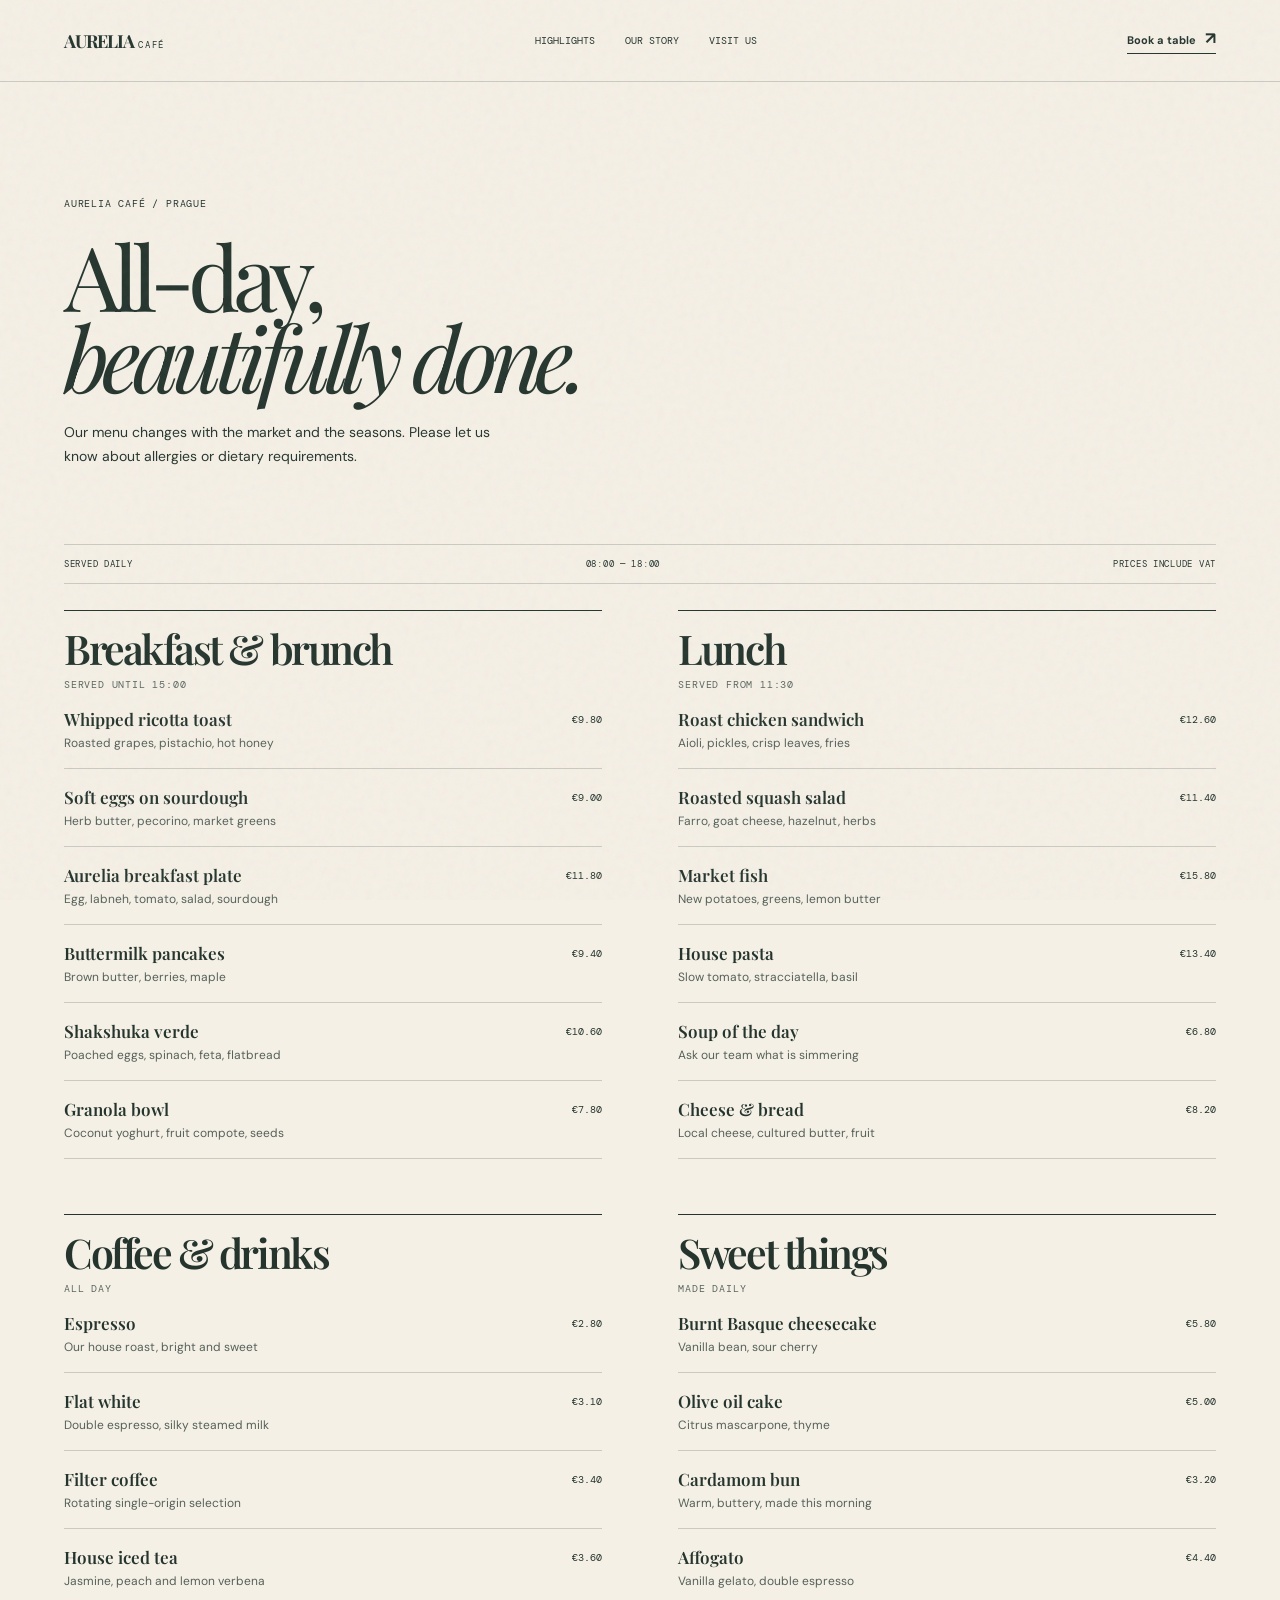
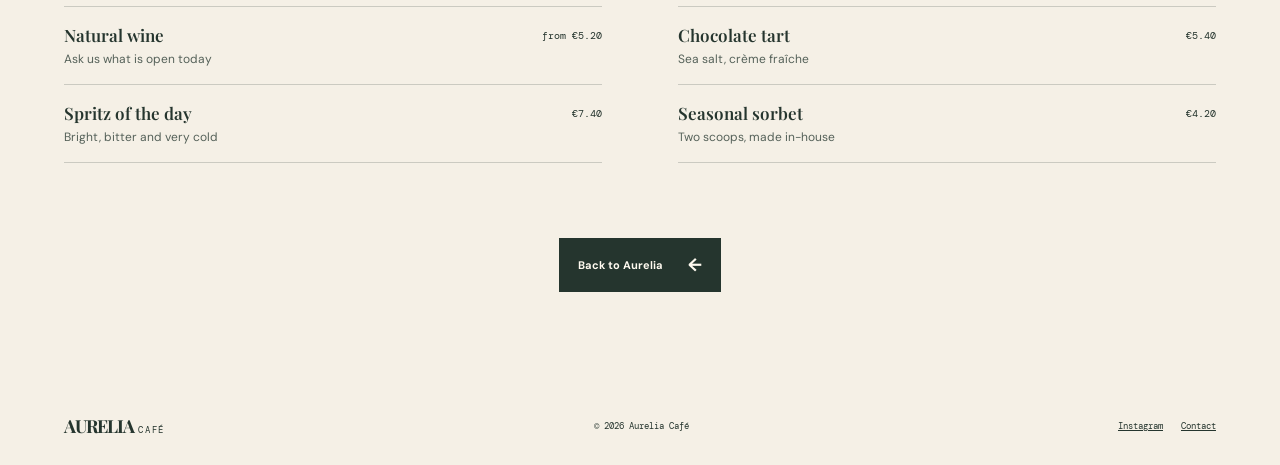
<file: templates/cafe/menu.html>
<!doctype html>
<!-- ============================================================================
FILE: menu.html  |  EDITABLE WEBSITE MARKUP
============================================================================ -->
<html lang="en">
  <head>
    <meta charset="UTF-8" />
    <meta name="viewport" content="width=device-width, initial-scale=1.0" />
    <meta name="description" content="Aurelia Café — full all-day menu." />
    <title>Menu — Aurelia Café</title>
    <link rel="preconnect" href="https://fonts.googleapis.com" />
    <link rel="preconnect" href="https://fonts.gstatic.com" crossorigin />
    <link href="https://fonts.googleapis.com/css2?family=DM+Mono&family=DM+Sans:opsz,wght@9..40,400;9..40,500;9..40,700&family=Playfair+Display:ital,wght@0,600;0,700;1,600;1,700&display=swap" rel="stylesheet" />
    <link rel="stylesheet" href="style.css" />
  </head>
  <body class="full-menu-page">
    <div class="texture">
    </div>
    <header class="nav"><a class="wordmark" href="index.html">AURELIA<span>CAFÉ</span></a>
      <nav><a href="index.html#menu">Highlights</a><a href="index.html#about">Our story</a><a href="index.html#visit">Visit us</a>
      </nav><a class="book-link" href="index.html#visit">Book a table <b>↗</b></a>
    </header>
    <main class="full-menu">
      <header class="full-menu-heading">
        <p class="kicker">AURELIA CAFÉ / PRAGUE</p>
        <h1>All-day,<br /><em>beautifully done.</em>
        </h1>
        <p>Our menu changes with the market and the seasons. Please let us know about allergies or dietary requirements.</p>
      </header>
      <div class="menu-note"><span>Served daily</span><span>08:00 — 18:00</span><span>Prices include VAT</span>
      </div>
      <!-- ============================================================================ -->
      <!-- SECTION: FULL-MENU-GRID -->
      <!-- ============================================================================ -->
      <section class="full-menu-grid">
        <article class="full-menu-column">
          <h2>Breakfast &amp; brunch</h2>
          <p class="menu-label">SERVED UNTIL 15:00</p>
          <div>
            <h3>Whipped ricotta toast <b>€9.80</b>
            </h3>
            <p>Roasted grapes, pistachio, hot honey</p>
          </div>
          <div>
            <h3>Soft eggs on sourdough <b>€9.00</b>
            </h3>
            <p>Herb butter, pecorino, market greens</p>
          </div>
          <div>
            <h3>Aurelia breakfast plate <b>€11.80</b>
            </h3>
            <p>Egg, labneh, tomato, salad, sourdough</p>
          </div>
          <div>
            <h3>Buttermilk pancakes <b>€9.40</b>
            </h3>
            <p>Brown butter, berries, maple</p>
          </div>
          <div>
            <h3>Shakshuka verde <b>€10.60</b>
            </h3>
            <p>Poached eggs, spinach, feta, flatbread</p>
          </div>
          <div>
            <h3>Granola bowl <b>€7.80</b>
            </h3>
            <p>Coconut yoghurt, fruit compote, seeds</p>
          </div>
        </article>
        <article class="full-menu-column">
          <h2>Lunch</h2>
          <p class="menu-label">SERVED FROM 11:30</p>
          <div>
            <h3>Roast chicken sandwich <b>€12.60</b>
            </h3>
            <p>Aioli, pickles, crisp leaves, fries</p>
          </div>
          <div>
            <h3>Roasted squash salad <b>€11.40</b>
            </h3>
            <p>Farro, goat cheese, hazelnut, herbs</p>
          </div>
          <div>
            <h3>Market fish <b>€15.80</b>
            </h3>
            <p>New potatoes, greens, lemon butter</p>
          </div>
          <div>
            <h3>House pasta <b>€13.40</b>
            </h3>
            <p>Slow tomato, stracciatella, basil</p>
          </div>
          <div>
            <h3>Soup of the day <b>€6.80</b>
            </h3>
            <p>Ask our team what is simmering</p>
          </div>
          <div>
            <h3>Cheese &amp; bread <b>€8.20</b>
            </h3>
            <p>Local cheese, cultured butter, fruit</p>
          </div>
        </article>
        <article class="full-menu-column">
          <h2>Coffee &amp; drinks</h2>
          <p class="menu-label">ALL DAY</p>
          <div>
            <h3>Espresso <b>€2.80</b>
            </h3>
            <p>Our house roast, bright and sweet</p>
          </div>
          <div>
            <h3>Flat white <b>€3.10</b>
            </h3>
            <p>Double espresso, silky steamed milk</p>
          </div>
          <div>
            <h3>Filter coffee <b>€3.40</b>
            </h3>
            <p>Rotating single-origin selection</p>
          </div>
          <div>
            <h3>House iced tea <b>€3.60</b>
            </h3>
            <p>Jasmine, peach and lemon verbena</p>
          </div>
          <div>
            <h3>Natural wine <b>from €5.20</b>
            </h3>
            <p>Ask us what is open today</p>
          </div>
          <div>
            <h3>Spritz of the day <b>€7.40</b>
            </h3>
            <p>Bright, bitter and very cold</p>
          </div>
        </article>
        <article class="full-menu-column">
          <h2>Sweet things</h2>
          <p class="menu-label">MADE DAILY</p>
          <div>
            <h3>Burnt Basque cheesecake <b>€5.80</b>
            </h3>
            <p>Vanilla bean, sour cherry</p>
          </div>
          <div>
            <h3>Olive oil cake <b>€5.00</b>
            </h3>
            <p>Citrus mascarpone, thyme</p>
          </div>
          <div>
            <h3>Cardamom bun <b>€3.20</b>
            </h3>
            <p>Warm, buttery, made this morning</p>
          </div>
          <div>
            <h3>Affogato <b>€4.40</b>
            </h3>
            <p>Vanilla gelato, double espresso</p>
          </div>
          <div>
            <h3>Chocolate tart <b>€5.40</b>
            </h3>
            <p>Sea salt, crème fraîche</p>
          </div>
          <div>
            <h3>Seasonal sorbet <b>€4.20</b>
            </h3>
            <p>Two scoops, made in-house</p>
          </div>
        </article>
      </section>
      <div class="menu-return"><a class="dark-button" href="index.html">Back to Aurelia <b>←</b></a>
      </div>
    </main>
    <footer><a class="wordmark" href="index.html">AURELIA<span>CAFÉ</span></a>
      <p>© 2026 Aurelia Café</p>
      <div><a href="#">Instagram</a><a href="index.html#visit">Contact</a>
      </div>
    </footer>
  </body>
</html>
</file>
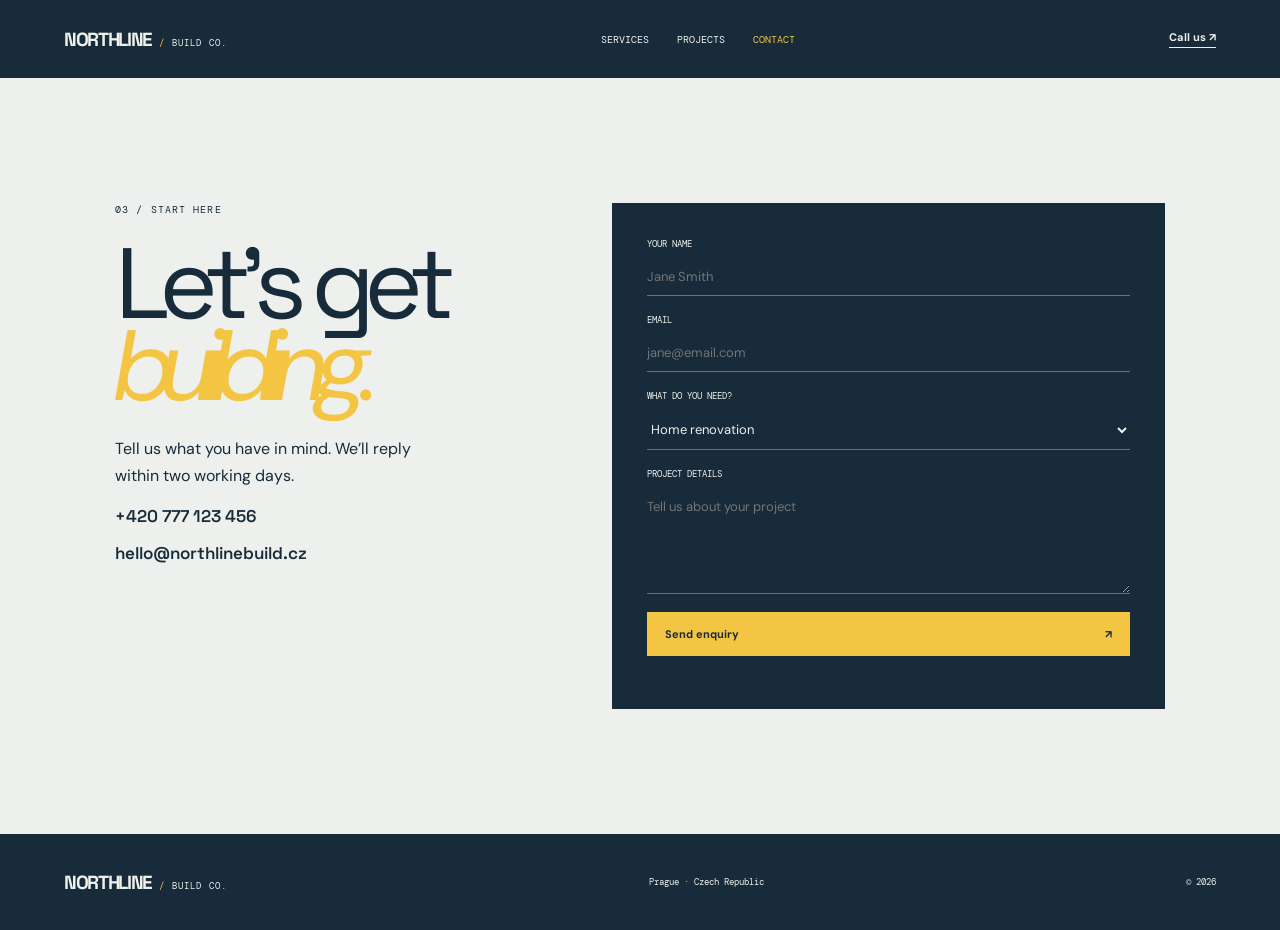
<file: templates/studio/contact.html>
<!doctype html>
<!-- ============================================================================
FILE: contact.html  |  EDITABLE WEBSITE MARKUP
============================================================================ -->
<html lang="en">
  <head><meta charset="UTF-8"><meta name="viewport" content="width=device-width,initial-scale=1">
    <title>Contact — Northline Build Co.</title><link rel="preconnect" href="https://fonts.googleapis.com"><link rel="preconnect" href="https://fonts.gstatic.com" crossorigin><link href="https://fonts.googleapis.com/css2?family=DM+Mono&family=DM+Sans:wght@400;500;700&family=Space+Grotesk:wght@500;600;700&display=swap" rel="stylesheet"><link rel="stylesheet" href="style.css">
  </head>
  <body>
    <header><a class="logo" href="index.html">NORTHLINE<span>BUILD CO.</span></a>
      <nav><a href="services.html">Services</a><a href="projects.html">Projects</a><a class="active" href="contact.html">Contact</a>
      </nav><a class="call" href="tel:+420777123456">Call us <b>↗</b></a>
    </header>
    <main class="contact">
      <!-- ============================================================================ -->
      <!-- SECTION: CONTENT -->
      <!-- ============================================================================ -->
      <section>
        <p class="tag">03 / START HERE</p>
        <h1>Let's get<br><em>building.</em>
        </h1>
        <p>Tell us what you have in mind. We’ll reply within two working days.</p><a href="tel:+420777123456">+420 777 123 456</a><a href="mailto:hello@northlinebuild.cz">hello@northlinebuild.cz</a>
      </section>
      <form id="contactForm"><label>Your name<input name="name" required placeholder="Jane Smith"></label><label>Email<input name="email" type="email" required placeholder="jane@email.com"></label><label>What do you need?<select name="project"><option>Home renovation</option><option>Commercial space</option><option>Interior fit-out</option><option>Repair or upgrade</option></select></label><label>Project details<textarea name="message" rows="5" placeholder="Tell us about your project" required></textarea></label>
        <button class="yellow-button magnetic">Send enquiry <b>↗</b>
        </button>
        <p id="status">
        </p>
      </form>
    </main>
    <footer><a class="logo" href="index.html">NORTHLINE<span>BUILD CO.</span></a>
      <p>Prague · Czech Republic</p>
      <p>© 2026</p>
    </footer>
    <script src="script.js">
    </script>
  </body>
</html>
</file>
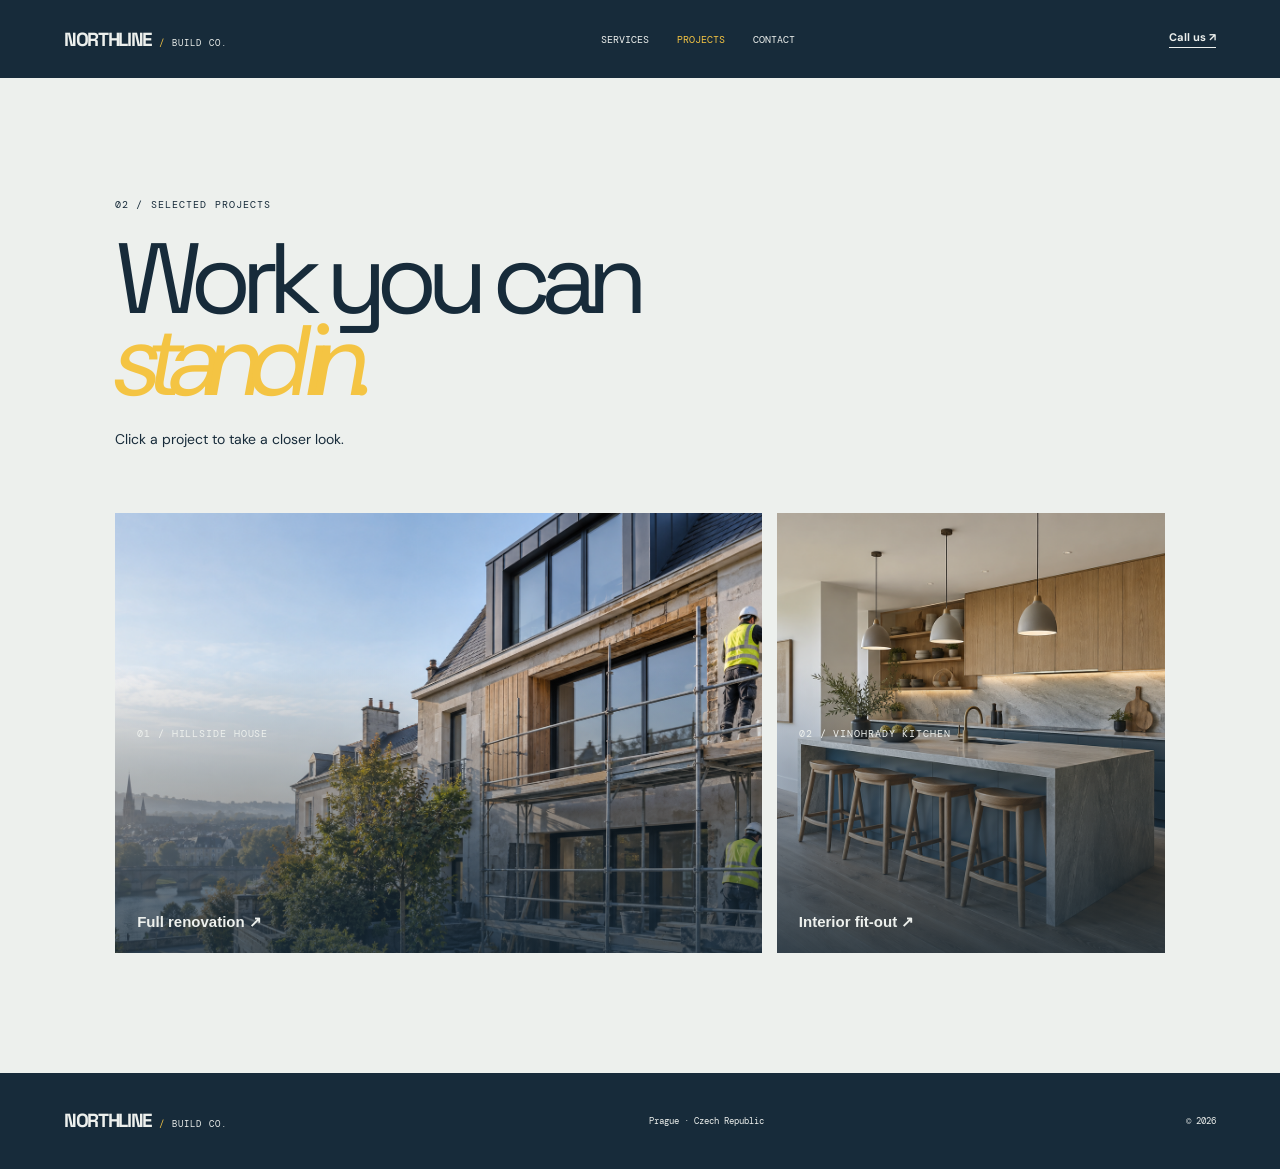
<file: templates/studio/projects.html>
<!doctype html>
<!-- ============================================================================
FILE: projects.html  |  EDITABLE WEBSITE MARKUP
============================================================================ -->
<html lang="en">
  <head><meta charset="UTF-8"><meta name="viewport" content="width=device-width,initial-scale=1">
    <title>Projects — Northline Build Co.</title><link rel="preconnect" href="https://fonts.googleapis.com"><link rel="preconnect" href="https://fonts.gstatic.com" crossorigin><link href="https://fonts.googleapis.com/css2?family=DM+Mono&family=DM+Sans:wght@400;500;700&family=Space+Grotesk:wght@500;600;700&display=swap" rel="stylesheet"><link rel="stylesheet" href="style.css">
  </head>
  <body>
    <header><a class="logo" href="index.html">NORTHLINE<span>BUILD CO.</span></a>
      <nav><a href="services.html">Services</a><a class="active" href="projects.html">Projects</a><a href="contact.html">Contact</a>
      </nav><a class="call" href="tel:+420777123456">Call us <b>↗</b></a>
    </header>
    <main class="projects">
      <div class="projects-head">
        <p class="tag">02 / SELECTED PROJECTS</p>
        <h1>Work you can<br><em>stand in.</em>
        </h1>
        <p>Click a project to take a closer look.</p>
      </div>
      <div class="project-grid">
        <button class="project project-one" data-image="images/renovation.png"><span>01 / HILLSIDE HOUSE</span><b>Full renovation ↗</b>
        </button>
        <button class="project project-two" data-image="images/kitchen.png"><span>02 / VINOHRADY KITCHEN</span><b>Interior fit-out ↗</b>
        </button>
      </div>
    </main>
    <div class="lightbox" id="lightbox">
      <button id="close" aria-label="Close image">×</button><img id="largeImage" alt="Completed Northline project">
    </div>
    <footer><a class="logo" href="index.html">NORTHLINE<span>BUILD CO.</span></a>
      <p>Prague · Czech Republic</p>
      <p>© 2026</p>
    </footer>
    <script src="script.js">
    </script>
  </body>
</html>
</file>
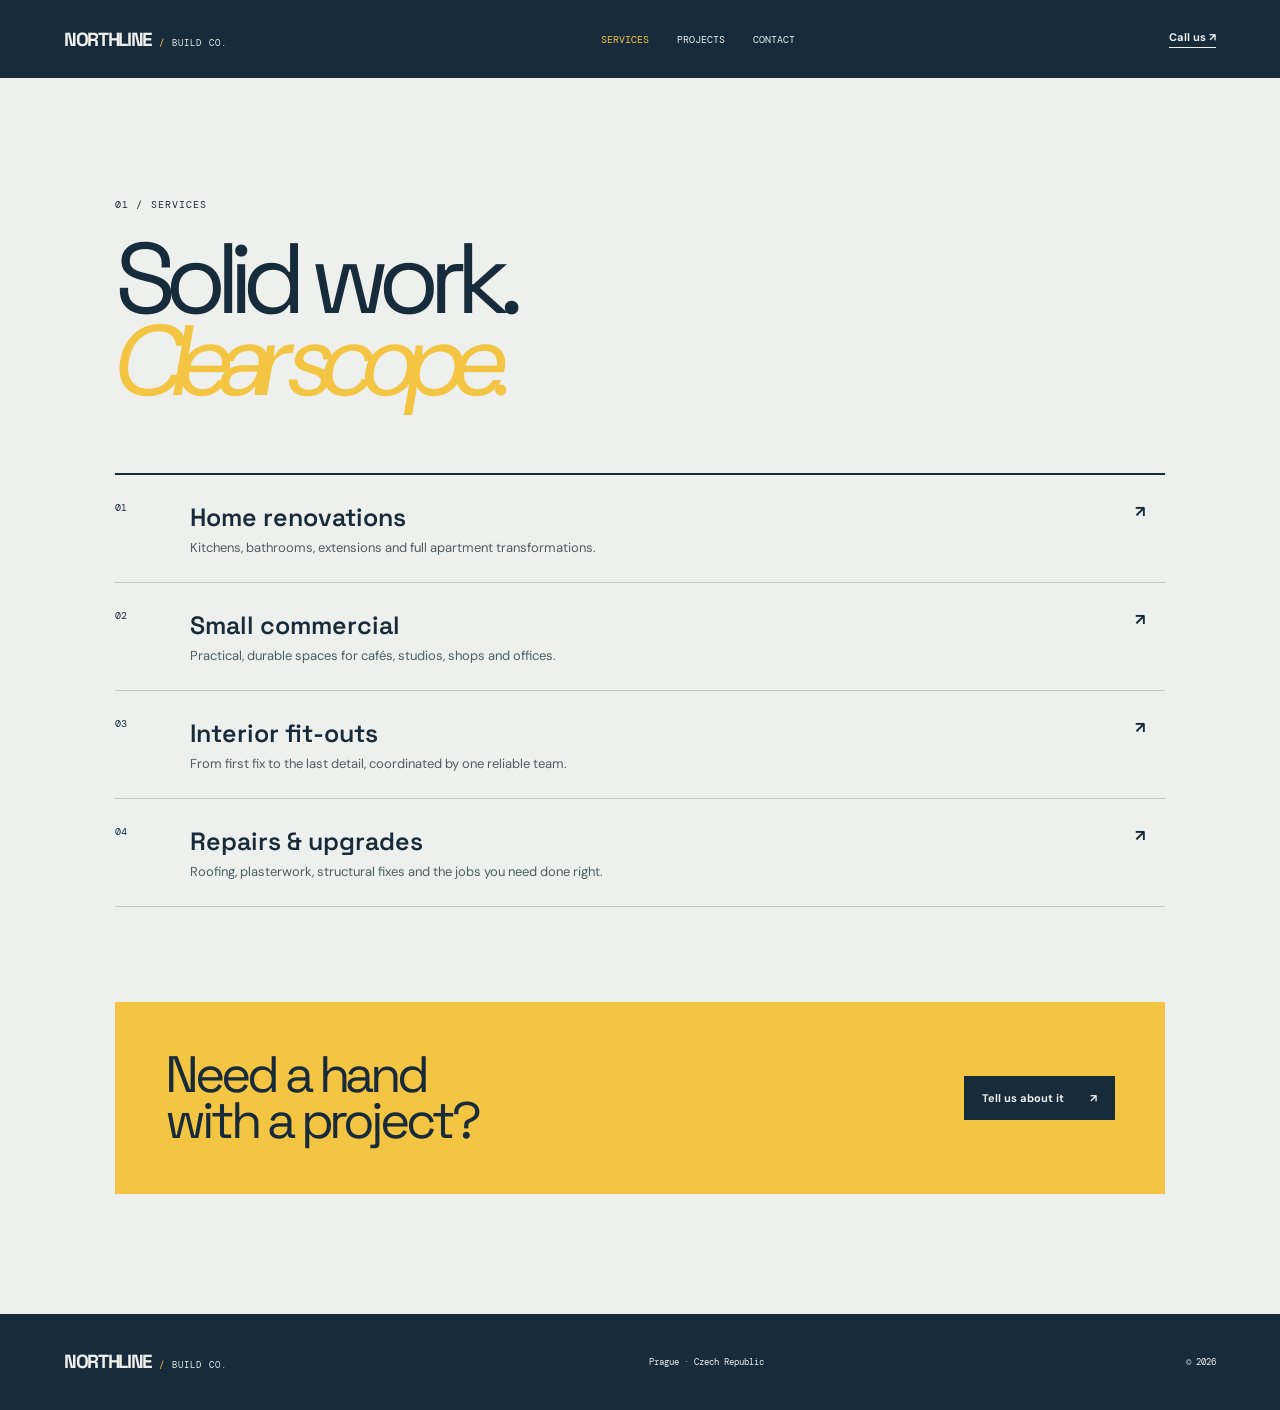
<file: templates/studio/services.html>
<!doctype html>
<!-- ============================================================================
FILE: services.html  |  EDITABLE WEBSITE MARKUP
============================================================================ -->
<html lang="en">
  <head><meta charset="UTF-8"><meta name="viewport" content="width=device-width,initial-scale=1">
    <title>Services — Northline Build Co.</title><link rel="preconnect" href="https://fonts.googleapis.com"><link rel="preconnect" href="https://fonts.gstatic.com" crossorigin><link href="https://fonts.googleapis.com/css2?family=DM+Mono&family=DM+Sans:wght@400;500;700&family=Space+Grotesk:wght@500;600;700&display=swap" rel="stylesheet"><link rel="stylesheet" href="style.css">
  </head>
  <body>
    <header><a class="logo" href="index.html">NORTHLINE<span>BUILD CO.</span></a>
      <nav><a class="active" href="services.html">Services</a><a href="projects.html">Projects</a><a href="contact.html">Contact</a>
      </nav><a class="call" href="tel:+420777123456">Call us <b>↗</b></a>
    </header>
    <main class="page">
      <p class="tag">01 / SERVICES</p>
      <h1>Solid work.<br><em>Clear scope.</em>
      </h1>
      <div class="service-list reveal">
        <article><span>01</span>
          <div>
            <h2>Home renovations</h2>
            <p>Kitchens, bathrooms, extensions and full apartment transformations.</p>
          </div><b>↗</b>
        </article>
        <article><span>02</span>
          <div>
            <h2>Small commercial</h2>
            <p>Practical, durable spaces for cafés, studios, shops and offices.</p>
          </div><b>↗</b>
        </article>
        <article><span>03</span>
          <div>
            <h2>Interior fit-outs</h2>
            <p>From first fix to the last detail, coordinated by one reliable team.</p>
          </div><b>↗</b>
        </article>
        <article><span>04</span>
          <div>
            <h2>Repairs &amp; upgrades</h2>
            <p>Roofing, plasterwork, structural fixes and the jobs you need done right.</p>
          </div><b>↗</b>
        </article>
      </div>
      <!-- ============================================================================ -->
      <!-- SECTION: YELLOW-PANEL -->
      <!-- ============================================================================ -->
      <section class="yellow-panel">
        <h2>Need a hand<br>with a project?</h2><a class="black-button magnetic" href="contact.html">Tell us about it <b>↗</b></a>
      </section>
    </main>
    <footer><a class="logo" href="index.html">NORTHLINE<span>BUILD CO.</span></a>
      <p>Prague · Czech Republic</p>
      <p>© 2026</p>
    </footer>
    <script src="script.js">
    </script>
  </body>
</html>
</file>
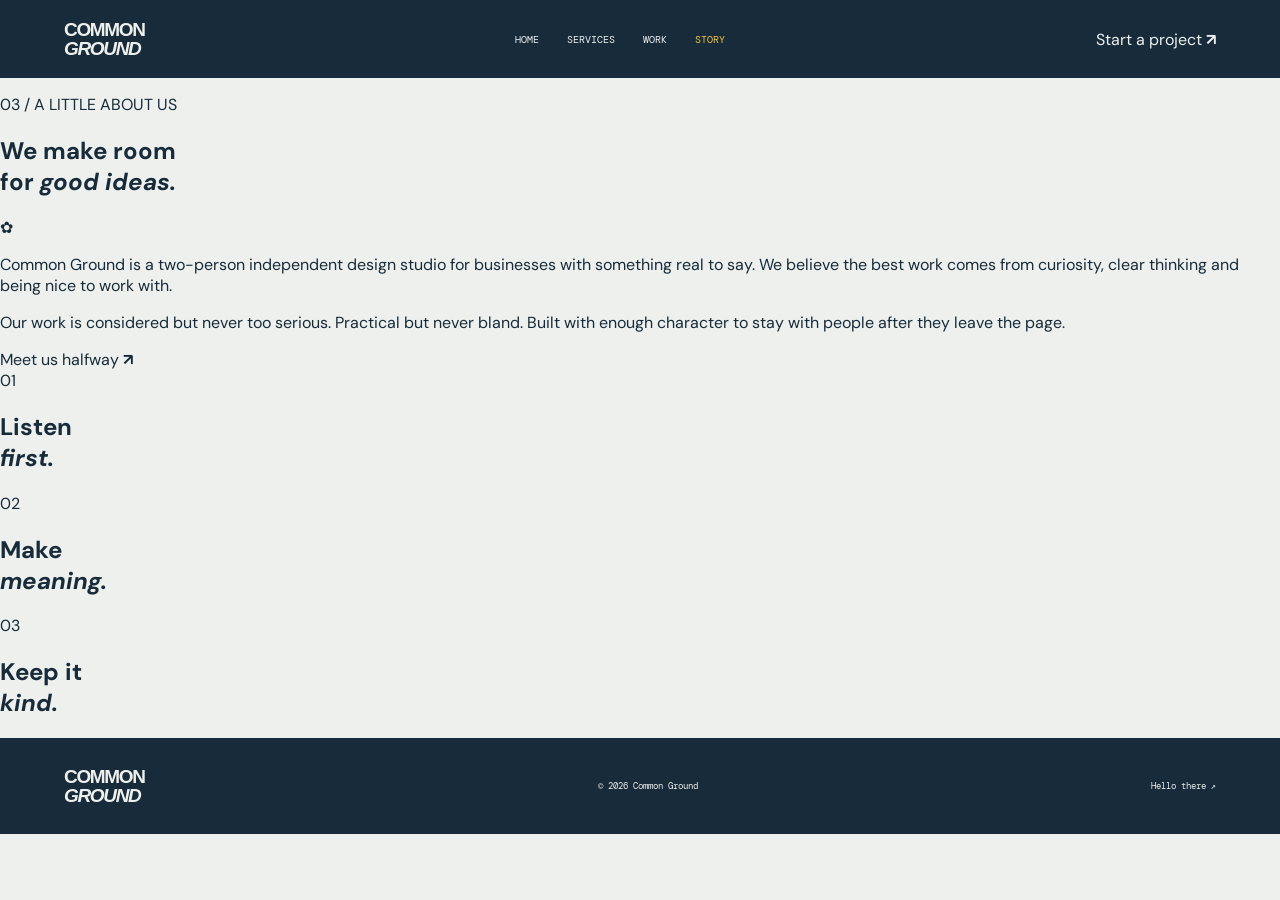
<file: templates/studio/story.html>
<!doctype html>
<!-- ============================================================================
FILE: story.html  |  EDITABLE WEBSITE MARKUP
============================================================================ -->
<html lang="en">
  <head>
    <meta charset="UTF-8">
    <meta name="viewport" content="width=device-width,initial-scale=1">
    <title>
      Story — Common Ground
    </title>
    <link rel="preconnect" href="https://fonts.googleapis.com">
    <link rel="preconnect" href="https://fonts.gstatic.com" crossorigin>
    <link href="https://fonts.googleapis.com/css2?family=DM+Mono&family=DM+Sans:opsz,wght@9..40,400;9..40,500;9..40,700&family=Playfair+Display:ital,wght@0,600;0,700;1,600&display=swap" rel="stylesheet">
    <link rel="stylesheet" href="style.css">
  </head>
  <body>
    <div class="grain">
    </div>
    <header class="nav">
      <a class="logo" href="index.html">
      COMMON
      <br>
      <i>
      GROUND
      </i>
      </a>
      <nav>
        <a href="index.html">
        Home
        </a>
        <a href="services.html">
        Services
        </a>
        <a href="work.html">
        Work
        </a>
        <a class="active" href="story.html">
        Story
        </a>
      </nav>
      <a class="nav-link" href="contact.html">
      Start a project
      <b>
      ↗
      </b>
      </a>
    </header>
    <main class="story-page">
      <!-- ============================================================================ -->
      <!-- SECTION: STORY-HERO -->
      <!-- ============================================================================ -->
      <section class="story-hero">
        <p class="eyebrow">
          03 / A LITTLE ABOUT US
        </p>
        <h1>
          We make room
          <br>
          for
          <em>
          good ideas.
          </em>
        </h1>
        <div class="story-shape">
          ✿
        </div>
      </section>
      <!-- ============================================================================ -->
      <!-- SECTION: STORY-COPY -->
      <!-- ============================================================================ -->
      <section class="story-copy">
        <p>
          Common Ground is a two-person independent design studio for businesses with something real to say. We believe the best work comes from curiosity, clear thinking and being nice to work with.
        </p>
        <p>
          Our work is considered but never too serious. Practical but never bland. Built with enough character to stay with people after they leave the page.
        </p>
        <a class="button magnetic" href="contact.html">
        Meet us halfway
        <b>
        ↗
        </b>
        </a>
      </section>
      <!-- ============================================================================ -->
      <!-- SECTION: VALUES -->
      <!-- ============================================================================ -->
      <section class="values">
        <article>
          <span>
          01
          </span>
          <h2>
            Listen
            <br>
            <em>
            first.
            </em>
          </h2>
        </article>
        <article>
          <span>
          02
          </span>
          <h2>
            Make
            <br>
            <em>
            meaning.
            </em>
          </h2>
        </article>
        <article>
          <span>
          03
          </span>
          <h2>
            Keep it
            <br>
            <em>
            kind.
            </em>
          </h2>
        </article>
      </section>
    </main>
    <footer>
      <a class="logo" href="index.html">
      COMMON
      <br>
      <i>
      GROUND
      </i>
      </a>
      <p>
        © 2026 Common Ground
      </p>
      <a href="contact.html">
      Hello there ↗
      </a>
    </footer>
    <script src="script.js">
    </script>
  </body>
</html>
</file>
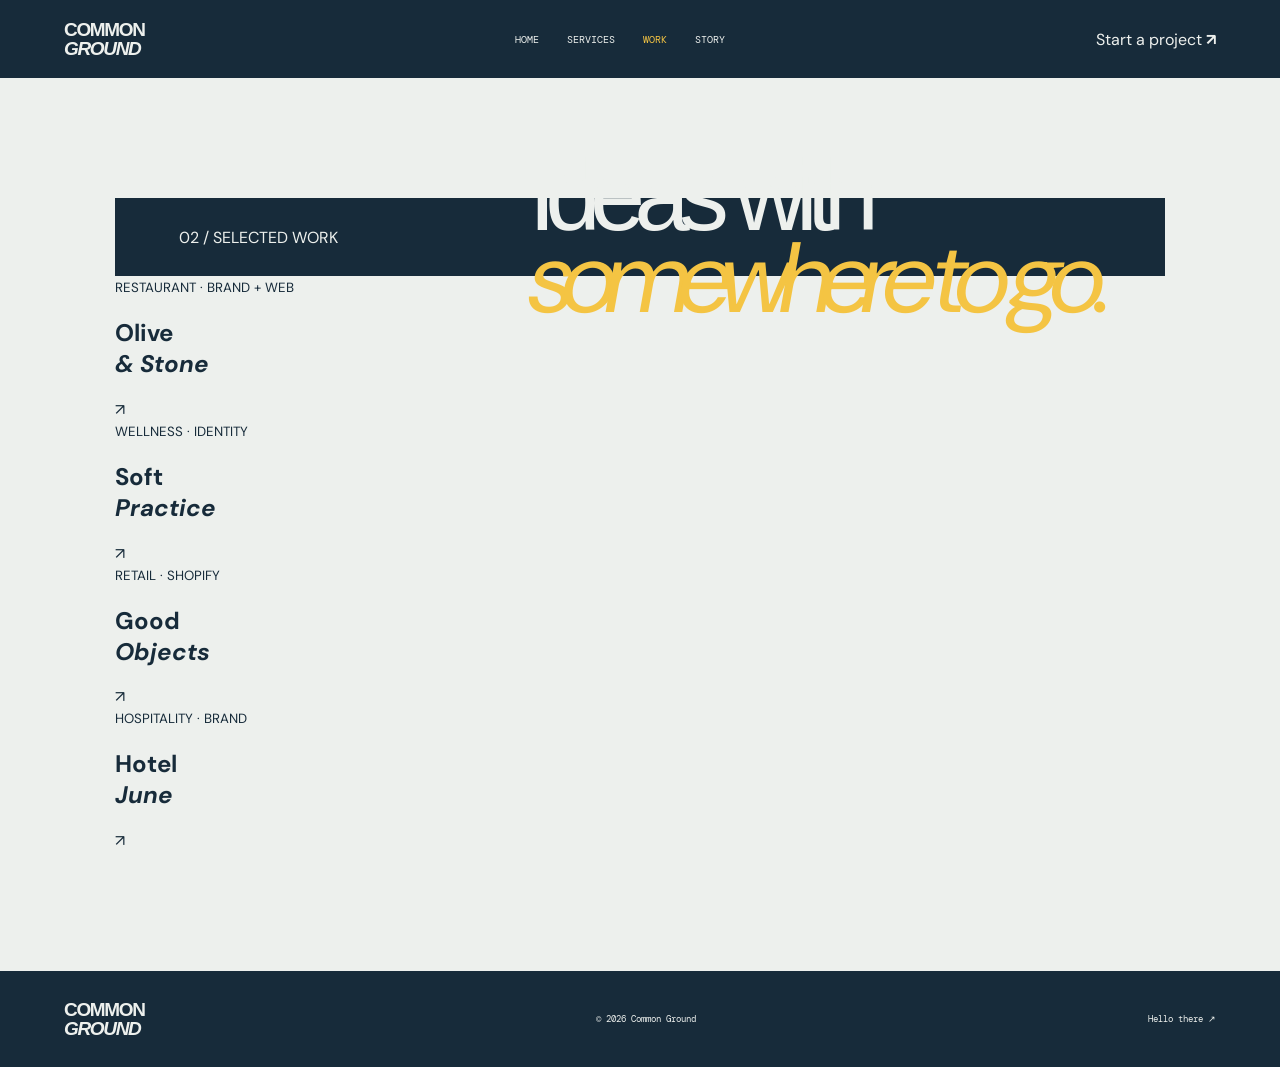
<file: templates/studio/work.html>
<!doctype html>
<!-- ============================================================================
FILE: work.html  |  EDITABLE WEBSITE MARKUP
============================================================================ -->
<html lang="en">
  <head>
    <meta charset="UTF-8">
    <meta name="viewport" content="width=device-width,initial-scale=1">
    <title>
      Work — Common Ground
    </title>
    <link rel="preconnect" href="https://fonts.googleapis.com">
    <link rel="preconnect" href="https://fonts.gstatic.com" crossorigin>
    <link href="https://fonts.googleapis.com/css2?family=DM+Mono&family=DM+Sans:opsz,wght@9..40,400;9..40,500;9..40,700&family=Playfair+Display:ital,wght@0,600;0,700;1,600&display=swap" rel="stylesheet">
    <link rel="stylesheet" href="style.css">
  </head>
  <body>
    <div class="grain">
    </div>
    <header class="nav">
      <a class="logo" href="index.html">
      COMMON
      <br>
      <i>
      GROUND
      </i>
      </a>
      <nav>
        <a href="index.html">
        Home
        </a>
        <a href="services.html">
        Services
        </a>
        <a class="active" href="work.html">
        Work
        </a>
        <a href="story.html">
        Story
        </a>
      </nav>
      <a class="nav-link" href="contact.html">
      Start a project
      <b>
      ↗
      </b>
      </a>
    </header>
    <main class="page">
      <header class="page-head reveal">
        <p class="eyebrow">
          02 / SELECTED WORK
        </p>
        <h1>
          Ideas with
          <br>
          <em>
          somewhere to go.
          </em>
        </h1>
      </header>
      <!-- ============================================================================ -->
      <!-- SECTION: WORK-GRID -->
      <!-- ============================================================================ -->
      <section class="work-grid">
        <article class="work-card warm reveal">
          <div>
            <small>
            RESTAURANT · BRAND + WEB
            </small>
            <h2>
              Olive
              <br>
              <em>
              &amp; Stone
              </em>
            </h2>
            <span>
            ↗
            </span>
          </div>
        </article>
        <article class="work-card blue reveal">
          <div>
            <small>
            WELLNESS · IDENTITY
            </small>
            <h2>
              Soft
              <br>
              <em>
              Practice
              </em>
            </h2>
            <span>
            ↗
            </span>
          </div>
        </article>
        <article class="work-card green reveal">
          <div>
            <small>
            RETAIL · SHOPIFY
            </small>
            <h2>
              Good
              <br>
              <em>
              Objects
              </em>
            </h2>
            <span>
            ↗
            </span>
          </div>
        </article>
        <article class="work-card red reveal">
          <div>
            <small>
            HOSPITALITY · BRAND
            </small>
            <h2>
              Hotel
              <br>
              <em>
              June
              </em>
            </h2>
            <span>
            ↗
            </span>
          </div>
        </article>
      </section>
    </main>
    <footer>
      <a class="logo" href="index.html">
      COMMON
      <br>
      <i>
      GROUND
      </i>
      </a>
      <p>
        © 2026 Common Ground
      </p>
      <a href="contact.html">
      Hello there ↗
      </a>
    </footer>
    <script src="script.js">
    </script>
  </body>
</html>
</file>
<file: style.css>
/* ============================================================================
   FILE: style.css  |  WEBSITE STYLES
   ============================================================================ */
:root {
  --bg:#08090e;
  --ink:#f4f3f0;
  --muted:#999aaa;
  --line:rgba(255,255,255,.12);
  --lime:#c8f15b;
  --violet:#9b87ff;
  --peach:#ff8d6c
}

* {
  box-sizing:border-box
}

html {
  scroll-behavior:smooth
}

body {
  margin:0;
  background:var(--bg);
  color:var(--ink);
  font-family:Manrope,Arial,sans-serif;
  overflow-x:hidden
}

.ambient {
  position:fixed;
  inset:0;
  z-index:-1;
  overflow:hidden
}

.grid {
  position:absolute;
  inset:0;
  background-image:linear-gradient(rgba(255,255,255,.027) 1px,transparent 1px),linear-gradient(90deg,rgba(255,255,255,.027) 1px,transparent 1px);
  background-size:68px 68px;
  mask-image:linear-gradient(#000,transparent 78%)
}

.orb {
  position:absolute;
  width:52vw;
  aspect-ratio:1;
  border-radius:50%;
  filter:blur(110px);
  opacity:.13;
  animation:orb 13s ease-in-out infinite alternate
}

.one {
  background:var(--violet);
  left:-23vw;
  top:-20vw
}

.two {
  background:#31d6e9;
  right:-22vw;
  top:25%;
  animation-delay:-5s
}

.three {
  background:#e35a93;
  bottom:-35vw;
  left:25%;
  animation-delay:-9s
}

@keyframes orb {
  to {
    transform:translate(100px,60px) scale(1.17)
  }

}

a {
  color:inherit;
  text-decoration:none
}

.wrap {
  max-width:1240px;
  margin:auto;
  padding-left:32px;
  padding-right:32px
}

.nav {
  height:78px;
  padding:0 max(32px,calc((100vw - 1176px)/2));
  display:flex;
  align-items:center;
  justify-content:space-between;
  position:fixed;
  inset:0 0 auto;
  z-index:10;
  background:rgba(8,9,14,.65);
  backdrop-filter:blur(16px);
  border-bottom:1px solid transparent;
  transition:.3s
}

.nav.scrolled {
  border-color:var(--line)
}

.brand {
  font:700 19px Space Grotesk,sans-serif;
  letter-spacing:-1px
}

.brand>b {
  color:#48d9e9;
  margin-right:7px
}

.brand span {
  color:var(--lime)
}

.nav nav {
  display:flex;
  gap:31px
}

.nav nav a {
  font-size:12px;
  color:var(--muted);
  transition:.25s
}

.nav nav a:hover {
  color:white
}

.nav-cta {
  font-size:12px;
  font-weight:700;
  padding:10px 17px;
  border:1px solid var(--line);
  border-radius:30px
}

.nav-cta i {
  font-size:17px;
  font-style:normal;
  margin-left:7px
}

.menu {
  display:none
}

.hero {
  min-height:100vh;
  padding-top:155px;
  padding-bottom:80px;
  display:grid;
  grid-template-columns:1.06fr .94fr;
  gap:7vw;
  align-items:center
}

.available {
  display:inline-flex;
  gap:9px;
  align-items:center;
  border:1px solid var(--line);
  padding:8px 12px;
  border-radius:30px;
  font:10px DM Mono,monospace;
  color:var(--muted);
  margin:0 0 23px
}

.available i {
  width:7px;
  height:7px;
  border-radius:50%;
  background:var(--lime);
  box-shadow:0 0 12px var(--lime);
  animation:pulse 2s infinite
}

@keyframes pulse {
  50% {
    opacity:.35
  }

}

h1,h2 {
  font-family:Space Grotesk,sans-serif;
  letter-spacing:-.075em;
  line-height:.96;
  margin:0
}

h1 {
  font-size:clamp(49px,6.5vw,90px);
  max-width:690px
}

h1 em,h2 em {
  display:block;
  font-style:normal;
  background:linear-gradient(90deg,#52dcec,#a38bff,#ef74b3);
  background-clip:text;
  -webkit-background-clip:text;
  color:transparent
}

.lede {
  max-width:500px;
  margin:26px 0 0;
  font-size:15px;
  line-height:1.75;
  color:var(--muted)
}

.actions {
  display:flex;
  gap:12px;
  margin-top:34px
}

.button {
  font-size:12px;
  font-weight:800;
  padding:14px 18px;
  border-radius:30px;
  display:inline-flex;
  gap:18px;
  align-items:center;
  transition:.25s
}

.button b,.price-button b {
  font-size:17px
}

.primary {
  color:#08090e;
  background:var(--ink)
}

.primary:hover {
  transform:translateY(-4px);
  box-shadow:0 14px 32px rgba(160,135,255,.22)
}

.ghost {
  border:1px solid var(--line)
}

.ghost:hover {
  background:rgba(255,255,255,.07)
}

.stats {
  display:flex;
  gap:39px;
  margin-top:53px
}

.stats div {
  display:grid;
  gap:5px
}

.stats strong {
  font:700 18px Space Grotesk,sans-serif
}

.stats span {
  font:10px DM Mono,monospace;
  color:var(--muted)
}

.hero-visual {
  height:510px;
  display:grid;
  place-items:center;
  position:relative;
  perspective:1100px
}

.browser {
  width:min(100%,530px);
  background:#11121b;
  border:1px solid rgba(255,255,255,.14);
  border-radius:16px;
  overflow:hidden;
  box-shadow:0 40px 90px #0008;
  transform:rotateY(-7deg) rotateX(4deg);
  transition:transform .2s
}

.browser-top {
  height:39px;
  background:#1b1c28;
  display:flex;
  align-items:center;
  justify-content:space-between;
  padding:0 13px;
  color:#888a9c;
  font:9px DM Mono,monospace
}

.browser-top div {
  display:flex;
  gap:5px
}

.browser-top i {
  width:7px;
  height:7px;
  border-radius:50%;
  background:#fb8b78
}

.browser-top i:nth-child(2) {
  background:#eed269
}

.browser-top i:nth-child(3) {
  background:#77cf86
}

.browser-top span {
  background:#272938;
  padding:5px 52px;
  border-radius:5px
}

.browser-site {
  height:345px;
  overflow:hidden;
  background:#e8ebd4;
  color:#1c2d32;
  position:relative;
  padding:20px 25px
}

.browser-site header {
  font:9px DM Mono,monospace;
  display:flex;
  justify-content:space-between;
  position:relative;
  z-index:2
}

.browser-site header strong {
  font:700 14px Space Grotesk,sans-serif
}

.site-copy {
  position:absolute;
  left:25px;
  bottom:32px;
  z-index:2
}

.site-copy small {
  font:8px DM Mono,monospace
}

.site-copy h2 {
  font-size:clamp(37px,4vw,58px);
  margin:9px 0 14px
}

.site-copy h2 em {
  color:#d95e49;
  display:inline
}

.site-copy a {
  font:9px DM Mono,monospace;
  border-bottom:1px solid;
  padding-bottom:3px
}

.site-copy b {
  font-size:15px
}

.site-circle {
  position:absolute;
  width:60%;
  aspect-ratio:1;
  border-radius:50%;
  background:#d35e4b;
  right:-7%;
  top:13%;
  animation:float 7s ease-in-out infinite
}

.site-word {
  position:absolute;
  right:10%;
  top:36%;
  font:700 clamp(26px,3vw,42px)/.85 Space Grotesk,sans-serif;
  letter-spacing:-.08em;
  text-align:right;
  color:#fcf1d5;
  mix-blend-mode:screen
}

.float-card {
  position:absolute;
  z-index:2;
  border:1px solid rgba(255,255,255,.16);
  box-shadow:0 15px 30px #0004;
  backdrop-filter:blur(15px);
  border-radius:10px;
  padding:10px 12px;
  font:10px DM Mono,monospace;
  animation:float 5s ease-in-out infinite
}

.fast {
  background:#252144;
  left:-4%;
  top:13%;
  color:#d9d5ff
}

.happy {
  background:#24382c;
  right:-4%;
  bottom:13%;
  color:#d7f8a3;
  animation-delay:-2s
}

@keyframes float {
  50% {
    transform:translateY(-16px)
  }

}

.ticker {
  overflow:hidden;
  background:var(--lime);
  color:#13151b;
  white-space:nowrap;
  padding:16px 0;
  font:700 12px Space Grotesk,sans-serif;
  letter-spacing:.08em
}

.ticker div {
  animation:ticker 22s linear infinite;
  width:max-content
}

.ticker b {
  margin:0 23px;
  font-size:16px
}

@keyframes ticker {
  to {
    transform:translateX(-50%)
  }

}

.section {
  padding-top:135px;
  padding-bottom:135px
}

.heading {
  max-width:720px;
  margin-bottom:65px
}

.label {
  font:10px DM Mono,monospace;
  letter-spacing:.09em;
  color:var(--muted);
  margin:0 0 20px
}

.label b {
  color:#55dbe9;
  font-weight:400;
  margin-right:5px
}

.heading h2,.process h2,.contact h2 {
  font-size:clamp(43px,5.5vw,74px)
}

.heading>p:last-child {
  font-size:14px;
  color:var(--muted);
  line-height:1.75;
  margin:25px 0 0;
  max-width:520px
}

.template-grid {
  display:grid;
  grid-template-columns:repeat(2,1fr);
  gap:55px 28px
}

.template {
  position:relative;
  overflow:hidden;
  display:block;
  transition:transform .2s
}

.template:after {
  content:"";
  position:absolute;
  inset:0 0 58px;
  border:1px solid transparent;
  transition:.25s;
  pointer-events:none
}

.template:hover:after {
  border-color:#fff8
}

.template-content {
  height:335px;
  position:relative;
  padding:20px;
  overflow:hidden
}

.template-top {
  height:37px;
  padding:11px 15px;
  display:flex;
  justify-content:space-between;
  font:9px DM Mono,monospace
}

.template-top small {
  font-size:7px
}

.template-content p {
  font:700 clamp(42px,5vw,68px)/.83 Space Grotesk,sans-serif;
  letter-spacing:-.1em;
  position:absolute;
  z-index:1;
  bottom:35px;
  margin:0
}

.template-content p i {
  font-weight:500
}

.template-content>span {
  font:8px DM Mono,monospace;
  position:absolute;
  bottom:16px
}

.template footer {
  border-top:1px solid var(--line);
  padding:13px 0;
  display:flex;
  justify-content:space-between;
  align-items:end
}

.template footer span {
  font:9px DM Mono,monospace;
  text-transform:uppercase;
  color:var(--muted)
}

.template footer strong {
  font-size:14px
}

.template-hover {
  position:absolute;
  display:grid;
  place-items:center;
  inset:0 0 58px;
  background:#0b0c12df;
  opacity:0;
  transition:.3s;
  z-index:4;
  font:700 13px Space Grotesk,sans-serif
}

.template:hover .template-hover {
  opacity:1
}

.template-hover b {
  font-size:19px;
  margin-left:8px
}

.cafe {
  background:#dd9a66;
  color:#39291e
}

.cafe .template-top {
  background:#f0d9b4
}

.cafe .template-content {
  background:#dd9a66
}

.coffee {
  width:230px;
  height:230px;
  border-radius:50%;
  background:radial-gradient(circle,#ecdab5 0 18%,#332016 19% 45%,#f0d1a7 46% 54%,transparent 55%);
  position:absolute;
  right:-26px;
  top:16px
}

.barber {
  background:#283c40;
  color:#f1e3cf
}

.barber .template-top {
  background:#151c20
}

.barber .template-content {
  background:#283c40
}

.barber-ring {
  width:310px;
  height:310px;
  border:27px solid #d1e36d;
  border-radius:50%;
  position:absolute;
  right:-74px;
  top:-68px
}

.studio {
  background:#b6a8ee;
  color:#1c1745
}

.studio .template-top {
  background:#f0e5c3
}

.studio .template-content {
  background:#b6a8ee
}

.studio-ball {
  width:260px;
  height:260px;
  border-radius:48% 52% 36% 64%/47% 38% 62% 53%;
  position:absolute;
  right:-38px;
  top:5px;
  background:#ee6d94;
  animation:morph 7s ease-in-out infinite
}

@keyframes morph {
  50% {
    border-radius:61% 39% 59% 41%/37% 59% 41% 63%;
    transform:rotate(25deg)
  }

}

.fitness {
  background:#d7ff4d;
  color:#1a242a
}

.fitness .template-top {
  background:#203137;
  color:#f2f4e7
}

.fitness .template-content {
  background:#d7ff4d
}

.fitness-lines {
  position:absolute;
  right:-3%;
  top:-11%;
  font:bold 86px/.75 Space Grotesk,sans-serif;
  letter-spacing:-19px;
  color:#f28461;
  rotate:15deg
}

.service-section {
  border-top:1px solid var(--line)
}

.services {
  display:grid;
  grid-template-columns:repeat(4,1fr);
  border-top:1px solid var(--line)
}

.services article {
  min-height:295px;
  padding:21px;
  border-right:1px solid var(--line);
  position:relative
}

.services article:first-child {
  border-left:1px solid var(--line)
}

.services span {
  font:10px DM Mono,monospace;
  color:#5fdce9
}

.services i {
  display:block;
  font-size:40px;
  font-style:normal;
  color:var(--lime);
  margin:45px 0 20px
}

.services h3 {
  font-size:15px;
  margin:0 0 10px
}

.services p {
  font-size:12px;
  line-height:1.6;
  color:var(--muted);
  margin:0
}

.services article>b {
  position:absolute;
  right:20px;
  bottom:18px;
  font-size:20px
}

.pricing {
  background:#11131c;
  border-block:1px solid var(--line)
}

.centered {
  text-align:center;
  margin-left:auto;
  margin-right:auto
}

.centered .label {
  justify-content:center
}

.centered>p:last-child {
  margin-left:auto;
  margin-right:auto
}

.pricing-grid {
  display:grid;
  grid-template-columns:repeat(3,1fr);
  align-items:stretch;
  gap:14px;
  margin-top:70px
}

.price-card {
  border:1px solid var(--line);
  background:rgba(255,255,255,.025);
  padding:30px;
  min-height:487px;
  display:flex;
  flex-direction:column;
  position:relative;
  transition:.3s
}

.price-card:hover {
  transform:translateY(-8px);
  border-color:#ffffff55
}

.price-card.featured {
  background:linear-gradient(145deg,#292543,#161827);
  border-color:#8176b9;
  transform:translateY(-16px);
  box-shadow:0 25px 70px #0006
}

.price-card.featured:hover {
  transform:translateY(-23px)
}

.most {
  position:absolute;
  top:-13px;
  left:50%;
  transform:translateX(-50%);
  background:var(--lime);
  color:#11131c;
  font:700 9px DM Mono,monospace;
  letter-spacing:.08em;
  padding:7px 10px;
  white-space:nowrap
}

.plan {
  font:10px DM Mono,monospace;
  letter-spacing:.13em;
  color:#65ddea;
  margin:0 0 20px
}

.price-card h3 {
  font:700 24px Space Grotesk,sans-serif;
  letter-spacing:-.04em;
  margin:0
}

.plan-copy {
  font-size:12px;
  line-height:1.65;
  color:var(--muted);
  margin:12px 0 25px;
  min-height:41px
}

.cost {
  font:700 40px Space Grotesk,sans-serif;
  letter-spacing:-.06em;
  margin:0
}

.cost small {
  font:13px Manrope,sans-serif;
  letter-spacing:0
}

.price-card ul {
  list-style:none;
  padding:22px 0;
  margin:23px 0;
  border-block:1px solid var(--line);
  font-size:12px;
  line-height:2.05
}

.price-card li:before {
  content:'✓';
  display:inline-grid;
  width:15px;
  height:15px;
  margin-right:9px;
  place-items:center;
  border:1px solid var(--lime);
  border-radius:3px;
  color:var(--lime);
  font-size:10px;
  font-weight:800;
  line-height:1
}

.price-button {
  display:flex;
  justify-content:space-between;
  align-items:center;
  margin-top:auto;
  border:1px solid var(--line);
  padding:12px 14px;
  font-size:12px;
  font-weight:800;
  transition:.25s
}

.price-button:hover {
  background:var(--ink);
  color:#11131c
}

.featured .price-button {
  background:var(--lime);
  color:#12131a;
  border-color:var(--lime)
}

.process {
  display:grid;
  grid-template-columns:.86fr 1.14fr;
  gap:9vw;
  align-items:center
}

.process-art {
  height:510px;
  background:var(--peach);
  overflow:hidden;
  position:relative;
  display:grid;
  place-items:center;
  color:#172126
}

.process-art p {
  font:700 clamp(45px,6vw,79px)/.79 Space Grotesk,sans-serif;
  letter-spacing:-.1em;
  z-index:2;
  margin:0
}

.process-art p i {
  font-weight:500
}

.process-art>span {
  position:absolute;
  right:8%;
  bottom:6%;
  font-size:100px;
  color:var(--lime);
  animation:spin 15s linear infinite
}

.process-orbit {
  width:125%;
  height:50%;
  border:1px solid #172126;
  border-radius:50%;
  position:absolute;
  rotate:-35deg;
  animation:spin 18s linear infinite
}

@keyframes spin {
  to {
    rotate:360deg
  }

}

.process-copy ol {
  list-style:none;
  margin:48px 0 0;
  padding:0;
  border-top:1px solid var(--line)
}

.process-copy li {
  display:grid;
  grid-template-columns:50px 1fr;
  padding:18px 0;
  border-bottom:1px solid var(--line)
}

.process-copy li>span {
  font:10px DM Mono,monospace;
  color:#65ddea
}

.process-copy h3 {
  font-size:14px;
  margin:0 0 6px
}

.process-copy p {
  font-size:12px;
  color:var(--muted);
  line-height:1.6;
  margin:0
}

.contact {
  background:var(--lime);
  color:#14171c;
  min-height:590px;
  position:relative;
  overflow:hidden
}

.contact-inner {
  padding-top:110px;
  position:relative;
  z-index:1
}

.contact .label {
  color:#28372a
}

.contact .label b {
  color:#c55b45
}

.contact h2 em {
  background:linear-gradient(90deg,#db5e49,#af4d8e);
  background-clip:text;
  -webkit-background-clip:text
}

.email {
  display:inline-flex;
  margin-top:37px;
  border-bottom:2px solid;
  padding-bottom:5px;
  font:700 clamp(18px,2.2vw,28px) Space Grotesk,sans-serif;
  letter-spacing:-.05em
}

.email b {
  font-size:34px;
  margin-left:10px
}

.contact-note {
  font:10px DM Mono,monospace;
  position:absolute;
  top:445px
}

.contact-globe {
  width:63vw;
  height:63vw;
  border:1px solid #19272a;
  border-radius:50%;
  position:absolute;
  right:-15%;
  top:-24%;
  animation:spin 29s linear infinite
}

.contact-globe:after,.contact-globe:before {
  content:"";
  position:absolute;
  background:#e96d52;
  border-radius:50%
}

.contact-globe:after {
  width:55px;
  height:55px;
  top:18%;
  left:7%
}

.contact-globe:before {
  width:17px;
  height:17px;
  right:7%;
  bottom:22%
}

.footer {
  height:88px;
  display:flex;
  align-items:center;
  justify-content:space-between;
  font:10px DM Mono,monospace;
  color:var(--muted)
}

.footer .brand {
  color:var(--ink)
}

.reveal {
  opacity:0;
  transform:translateY(24px);
  transition:opacity .7s ease,transform .7s ease
}

.reveal.visible {
  opacity:1;
  transform:none
}


/* ============================================================================
   RESPONSIVE STYLES
   ============================================================================ */
@media(max-width:800px) {
  .wrap {
    padding-left:21px;
    padding-right:21px
  }

  .nav {
    height:68px;
    padding:0 21px
  }

  .nav nav,.nav-cta {
    display:none
  }

  .menu {
    display:flex;
    flex-direction:column;
    gap:6px;
    background:none;
    border:0
  }

  .menu span {
    width:25px;
    height:2px;
    background:var(--ink)
  }

  .hero {
    grid-template-columns:1fr;
    padding-top:130px;
    gap:35px
  }

  .hero-visual {
    height:410px
  }

  .template-grid {
    gap:40px 16px
  }

  .template-content {
    height:250px
  }

  .template-top small {
    display:none
  }

  .services {
    grid-template-columns:repeat(2,1fr)
  }

  .services article:nth-child(3) {
    border-left:1px solid var(--line)
  }

  .pricing-grid {
    grid-template-columns:1fr;
    max-width:470px;
    margin-left:auto;
    margin-right:auto
  }

  .price-card.featured,.price-card.featured:hover {
    transform:none
  }

  .process {
    grid-template-columns:1fr
  }

  .process-art {
    height:360px
  }

  .contact-inner {
    padding-top:85px
  }

  .contact {
    min-height:500px
  }

  .contact-note {
    top:390px
  }

  .contact-globe {
    width:125vw;
    height:125vw;
    right:-48%;
    top:-2%
  }

  .footer {
    height:auto;
    padding-top:25px;
    padding-bottom:25px
  }

  .footer span:last-child {
    display:none
  }

}


/* ============================================================================
   RESPONSIVE STYLES
   ============================================================================ */
@media(max-width:490px) {
  .hero-visual {
    height:350px
  }

  .browser-site {
    height:275px
  }

  .browser-top span {
    padding:5px 25px
  }

  .float-card {
    font-size:8px
  }

  .fast {
    left:0
  }

  .happy {
    right:0
  }

  .stats {
    gap:25px
  }

  .stats strong {
    font-size:15px
  }

  .section {
    padding-top:88px;
    padding-bottom:88px
  }

  .template-grid {
    grid-template-columns:1fr
  }

  .template-content {
    height:285px
  }

  .services article {
    min-height:250px;
    padding:17px
  }

  .services i {
    margin:30px 0 16px
  }

  .price-card {
    padding:25px
  }

  .footer {
    font-size:8px
  }

}
</file>
<file: refinements.css>
/* ============================================================================
   FILE: refinements.css  |  WEBSITE STYLES
   ============================================================================ */

/* Shared blue-violet tone and refined interaction layer */
.ambient:after {
  content:"";
  position:absolute;
  inset:-25%;
  background:radial-gradient(ellipse at 18% 35%,#9b87ff18 0 9%,transparent 27%),radial-gradient(ellipse at 77% 62%,#4fdce918 0 7%,transparent 25%),radial-gradient(ellipse at 45% 88%,#c8f15b10 0 8%,transparent 24%);
  filter:blur(16px);
  animation:ambient-drift 18s ease-in-out infinite alternate;
  pointer-events:none
}

.grid {
  animation:grid-drift 28s linear infinite
}

@keyframes ambient-drift {
  0% {
    transform:translate3d(-3%,-2%,0) scale(1)
  }

  50% {
    transform:translate3d(3%,2%,0) scale(1.08)
  }

  100% {
    transform:translate3d(-1%,4%,0) scale(1.02)
  }

}

@keyframes grid-drift {
  to {
    background-position:68px 68px,68px 68px
  }

}

.cafe,.cafe .template-content {
  background:#25394d;
  color:#eff7fd
}

.cafe .template-top {
  background:#182633
}

.cafe .coffee {
  background:radial-gradient(circle,#c8f15b 0 18%,#263d50 19% 45%,#a7d7ed 46% 54%,transparent 55%)
}

.barber,.barber .template-content {
  background:#27234a;
  color:#f0efff
}

.barber .template-top {
  background:#1b1934
}

.barber-ring {
  border-color:#8e84e8
}

.studio,.studio .template-content {
  background:#34306b;
  color:#f4f1ff
}

.studio .template-top {
  background:#252253;
  color:#eeedff
}

.studio-ball {
  background:#8c83dd
}

.fitness,.fitness .template-content {
  background:#213a43;
  color:#eafff6
}

.fitness .template-top {
  background:#182e35;
  color:#eafff6
}

.fitness-lines {
  color:#77b9c9
}

.template-content:before {
  content:"";
  position:absolute;
  width:140%;
  aspect-ratio:1;
  border:1px solid #fff3;
  border-radius:50%;
  right:-43%;
  top:-49%;
  transition:transform .7s cubic-bezier(.2,.8,.2,1)
}

.template:hover .template-content:before {
  transform:scale(1.23) rotate(22deg)
}

.template:hover .coffee,.template:hover .barber-ring,.template:hover .studio-ball,.template:hover .fitness-lines {
  animation-play-state:paused;
  transform:scale(1.08) rotate(8deg);
  transition:transform .5s ease
}

.services article {
  overflow:hidden;
  transition:background .35s,transform .35s
}

.services article:after {
  content:"";
  position:absolute;
  width:180px;
  height:180px;
  border-radius:50%;
  background:radial-gradient(circle,#8e84e866,transparent 67%);
  right:-90px;
  bottom:-90px;
  opacity:0;
  transition:.4s
}

.services article:hover {
  background:linear-gradient(145deg,#232142,#161827);
  transform:translateY(-9px)
}

.services article:hover:after {
  opacity:1;
  right:-50px;
  bottom:-50px
}

.services article:hover i {
  transform:rotate(18deg) scale(1.16);
  color:#a49af8
}

.services article:hover>b {
  transform:translate(3px,-3px);
  color:var(--lime)
}

.services i,.services article>b {
  transition:.35s
}

.card-glow {
  display:none
}

.price-card>*:not(.card-glow) {
  position:relative;
  z-index:1
}

.animated-card:hover {
  transform:translateY(-16px);
  border-color:#8176b9;
  box-shadow:0 25px 70px #0006
}

.process-art {
  background:radial-gradient(circle at 25% 25%,#a096f4 0 12%,transparent 13%),linear-gradient(145deg,#4e4a99,#1d4d5a 64%,#a6dc76)
}

.process-art>span {
  color:#d4ff64;
  text-shadow:0 0 35px #d4ff6488
}

.process-orbit {
  border-color:#dafee1;
  box-shadow:0 0 0 34px #c6bdff26,0 0 0 70px #c7f1591a
}

.contact {
  min-height:660px
}

.contact-layout {
  display:grid;
  grid-template-columns:1fr .82fr;
  gap:7vw;
  align-items:start
}

.contact-layout .contact-note {
  position:static;
  margin-top:160px;
  font:10px DM Mono,monospace
}

.contact-form {
  background:#171a25e8;
  border:1px solid #343847;
  padding:24px;
  display:grid;
  gap:14px;
  box-shadow:0 20px 50px #1720072b
}

.contact-form label {
  display:grid;
  gap:7px;
  color:#e9f2d1;
  font:9px DM Mono,monospace;
  text-transform:uppercase;
  letter-spacing:.08em
}

.contact-form input,.contact-form textarea {
  width:100%;
  border:1px solid #41465a;
  background:#222635;
  color:white;
  padding:12px;
  font:12px Manrope,sans-serif;
  outline:none;
  resize:vertical;
  transition:.2s
}

.contact-form input:focus,.contact-form textarea:focus {
  border-color:#c8f15b;
  box-shadow:0 0 0 3px #c8f15b1e
}

.contact-form input::placeholder,.contact-form textarea::placeholder {
  color:#8e92a5
}

.send-button {
  background:#c8f15b;
  color:#182023;
  border:0;
  padding:14px 16px;
  display:flex;
  justify-content:space-between;
  align-items:center;
  font:800 12px Manrope,sans-serif;
  cursor:pointer
}

.send-button b {
  font-size:18px
}

.form-status {
  min-height:14px;
  margin:0;
  color:#c8f15b;
  font:9px/1.4 DM Mono,monospace
}

.contact-copy {
  animation:contact-rise .9s .15s both
}

.contact-title {
  animation:contact-float 5.5s ease-in-out infinite
}

.contact-title em {
  background-size:200% auto;
  animation:contact-shimmer 4s linear infinite
}

.contact-email {
  display:inline-flex;
  margin-top:26px;
  padding-bottom:5px;
  border-bottom:1px solid #182023;
  font:700 16px Space Grotesk,sans-serif;
  letter-spacing:-.04em;
  transition:.25s
}

.contact-email:hover {
  letter-spacing:0
}

.contact-email b {
  font-size:21px;
  margin-left:9px
}

@keyframes contact-rise {
  from {
    opacity:0;
    transform:translateY(27px)
  }

  to {
    opacity:1;
    transform:none
  }

}

@keyframes contact-float {
  50% {
    transform:translateY(-7px)
  }

}

@keyframes contact-shimmer {
  to {
    background-position:200% center
  }

}


/* ============================================================================
   RESPONSIVE STYLES
   ============================================================================ */
@media(max-width:800px) {
  .contact-layout {
    grid-template-columns:1fr;
    gap:45px
  }

  .contact-layout .contact-note {
    margin-top:45px
  }

  .contact {
    min-height:unset
  }

  .animated-card:hover {
    transform:none
  }

  .services article:hover {
    transform:none
  }

}


/* Comfortable inset spacing for template content and preview links */
.template-top {
  padding: 13px 22px;
}

.template-content p {
  left: 22px;
  bottom: 42px;
}

.template-content > span {
  left: 22px;
  bottom: 21px;
}

.template footer {
  padding: 16px 10px;
}

.template-hover {
  inset: 14px 14px 72px;
}


/* Seamless right-to-left service strip */
.ticker {
  padding: 0;
}

.ticker-track {
  display: flex;
  width: max-content;
  animation: ticker-loop 18s linear infinite;
}

.ticker-group {
  display: flex;
  flex: 0 0 auto;
  align-items: center;
  padding: 16px 0;
  white-space: nowrap;
}

.ticker-group b {
  margin: 0 23px;
  font-size: 16px;
}

@keyframes ticker-loop {
  to {
    transform: translateX(-50%);
  }

}


/* Override the original ticker rule for the new two-copy track */
.ticker .ticker-track {
  animation: ticker-loop 18s linear infinite;
}

.ticker .ticker-group {
  width: auto;
  animation: none;
}


/* Long, equal ticker groups prevent any gap or midpoint reset. */
.ticker .ticker-track {
  will-change: transform;
  animation-duration: 42s;
  animation-timing-function: linear;
}


/* Start and finish at mathematically identical ellipse angles. */
.process-orbit {
  rotate: none;
  animation: orbit-spin 18s linear infinite;
}

@keyframes orbit-spin {
  from {
    transform: rotate(-35deg);
  }

  to {
    transform: rotate(325deg);
  }

}


/* Aurelia café preview: matching the warm template palette */
.cafe,
.cafe .template-content {
  background: #f0bc54;
  color: #25352e;
}

.cafe .template-top {
  background: #f7f0e2;
}

.cafe .coffee {
  background: radial-gradient(circle, #f7f0e2 0 18%, #25352e 19% 45%, #e6d8c0 46% 54%, transparent 55%);
}

.cafe .template-content:before {
  border-color: #25352e44;
}


/* Monogram barber preview: match the completed barbershop template */
.barber,
.barber .template-content {
  background: #17201d;
  color: #ebe6d8;
}

.barber .template-top {
  background: #28342f;
}

.barber-ring {
  border-color: #b7cf68;
}

.barber .template-content:before {
  border-color: #ebe6d833;
}


/* Common Ground studio preview: match the multipage studio template */
.studio,
.studio .template-content {
  background: #a8c9e7;
  color: #213039;
}

.studio .template-top {
  background: #f6f0e6;
  color: #213039;
}

.studio-ball {
  background: #fa9b7a;
}

.studio .template-content:before {
  border-color: #21303933;
}


/* Northline Build Co. preview: distinct construction palette */
.studio,
.studio .template-content {
  background: #172b3a;
  color: #edf0ed;
}

.studio .template-top {
  background: #f4c443;
  color: #172b3a;
}

.studio-ball {
  background: #d75436;
}

.studio .template-content:before {
  border-color: #edf0ed33;
}


/* Move Better preview: match the fitness coach template */
.fitness,
.fitness .template-content {
  background: #d7ff46;
  color: #14201e;
}

.fitness .template-top {
  background: #14201e;
  color: #f5f3ed;
}

.fitness-lines {
  color: #ff775f;
}

.fitness .template-content:before {
  border-color: #14201e33;
}


/* Browser-style template windows */
.template {
  transform-origin: center center;
  transition: transform .28s cubic-bezier(.2,.8,.2,1), filter .28s ease;
  box-shadow: 0 0 0 1px transparent;
}

.template:hover {
  filter: brightness(1.03);
}

.template-image {
  border-radius: 10px;
  box-shadow: 0 18px 38px #10182025;
  overflow: hidden;
}

.template-top {
  position: relative;
  min-height: 42px;
  padding: 13px 17px 10px 49px;
  border-bottom: 1px solid #ffffff28;
}

.template-top::before {
  content: "";
  position: absolute;
  left: 16px;
  top: 17px;
  width: 7px;
  height: 7px;
  border-radius: 50%;
  background: currentColor;
  box-shadow: 11px 0 0 currentColor, 22px 0 0 currentColor;
  opacity: .45;
}

.template-badge {
  position: absolute;
  z-index: 6;
  top: 54px;
  right: 13px;
  padding: 7px 9px;
  border-radius: 999px;
  background: #14201e;
  color: #f5f3ed;
  font: 8px "DM Mono", monospace;
  letter-spacing: .08em;
  box-shadow: 0 5px 13px #0003;
  transition: transform .28s ease, background .28s ease;
}

.template:hover .template-badge {
  transform: translateY(-4px);
  background: #ff775f;
}

.template:hover .template-content p {
  transform: translateY(-5px);
}

.template-content p {
  transition: transform .35s cubic-bezier(.2,.8,.2,1);
}


/* Exact visual match for the completed building-firm preview. */
.studio,
.studio .template-content {
  background: #172b3a;
  color: #edf0ed;
}

.studio .template-top {
  background: #f4c443;
  color: #172b3a;
}

.studio .studio-ball {
  background: #d75436;
}

.studio .template-content > span {
  color: #f4c443;
}

.studio .template-badge {
  background: #f4c443;
  color: #172b3a;
}


/* Preview-specific template identities */
.cafe .template-badge {
  background: #25352e;
  color: #f7f0e2;
}

.barber .template-badge {
  background: #b7cf68;
  color: #17201d;
}

.fitness .template-badge {
  background: #d7ff46;
  color: #14201e;
}


/* Clear, customer-facing template showcase */
#templates .heading > p:last-child {
  max-width: 640px;
}

.template-intro {
  display: flex;
  align-items: flex-start;
  gap: 24px;
  max-width: 860px;
  margin: 0 0 42px;
  padding: 20px 0;
  border-top: 1px solid var(--line);
  border-bottom: 1px solid var(--line);
}

.template-intro span,
.template-category {
  font: 9px "DM Mono", monospace;
  letter-spacing: .08em;
  text-transform: uppercase;
}

.template-intro span {
  flex: 0 0 145px;
  color: var(--accent);
}

.template-intro p {
  max-width: 590px;
  margin: 0;
  color: var(--muted);
  font-size: 14px;
  line-height: 1.65;
}

.template-grid {
  gap: 50px 28px;
}

.template {
  overflow: visible;
}

.template::after {
  inset: 0 0 116px;
  border-radius: 10px;
}

.template-top,
.template-content {
  overflow: hidden;
}

.template-top {
  border-radius: 10px 10px 0 0;
}

.template-content {
  border-radius: 0;
}

.template-hover {
  display: none;
}

.template footer {
  min-height: 116px;
  gap: 18px;
  padding: 18px 2px 0;
  align-items: flex-start;
  border-top: 0;
}

.template footer > div {
  min-width: 0;
}

.template footer strong {
  display: block;
  margin: 6px 0 7px;
  font-size: 18px;
  letter-spacing: -.04em;
}

.template footer p {
  max-width: 330px;
  margin: 0;
  color: var(--muted);
  font-size: 12px;
  line-height: 1.55;
}

.template-category {
  color: var(--accent);
}

.template-open {
  flex: 0 0 auto;
  margin-top: 3px;
  padding: 8px 0;
  border-bottom: 1px solid currentColor;
  color: var(--ink);
  font: 10px "DM Mono", monospace;
  transition: color .22s ease, transform .22s ease;
}

.template-open b {
  margin-left: 4px;
  font-size: 13px;
  transition: transform .22s ease;
}

.template:hover .template-open {
  color: var(--accent);
  transform: translateX(3px);
}

.template:hover .template-open b {
  display: inline-block;
  transform: translate(2px, -2px);
}


/* ============================================================================
   RESPONSIVE STYLES
   ============================================================================ */
@media (max-width: 640px) {
  .template-intro {
    display: block;
    margin-bottom: 32px;
  }

  .template-intro span {
    display: block;
    margin-bottom: 10px;
  }

  .template footer {
    min-height: 126px;
  }

  .template-open {
    font-size: 9px;
  }

}


/* Contact-form submission states */
.form-honeypot {
  position: absolute;
  left: -9999px;
  opacity: 0;
  pointer-events: none;
}

.send-button:disabled {
  cursor: wait;
  opacity: .72;
  transform: none !important;
}

.form-status.is-error {
  color: #ff8d7a;
}


/* Lightweight calls-to-action: smooth CSS motion, no pointer-follow lag */
.nav-cta.smooth-cta {
  display: inline-flex;
  align-items: center;
  gap: 7px;
  transition: background-color .22s ease, border-color .22s ease, color .22s ease, box-shadow .22s ease;
}

.nav-cta.smooth-cta i {
  margin-left: 0;
  transition: transform .22s cubic-bezier(.2, .8, .2, 1);
}

.nav-cta.smooth-cta:hover {
  background: #ffffff0d;
  border-color: #ffffff42;
  color: #fff;
  box-shadow: 0 8px 20px #00000016;
}

.nav-cta.smooth-cta:hover i {
  transform: translate(2px, -2px);
}

.send-button.soft-send {
  width: auto;
  min-width: 176px;
  justify-self: start;
  justify-content: center;
  gap: 11px;
  border: 1px solid #c8f15b;
  border-radius: 999px;
  padding: 13px 18px;
  box-shadow: 0 6px 16px #c8f15b12;
  transition: transform .22s cubic-bezier(.2, .8, .2, 1), background-color .22s ease, box-shadow .22s ease;
}

.send-button.soft-send b {
  display: inline-block;
  line-height: 1;
  transition: transform .22s cubic-bezier(.2, .8, .2, 1);
}

.send-button.soft-send:hover {
  background: #d6fb72;
  box-shadow: 0 10px 22px #c8f15b2b;
  transform: translateY(-2px);
}

.send-button.soft-send:hover b {
  transform: translate(2px, -2px);
}

.send-button.soft-send:active {
  box-shadow: 0 3px 9px #c8f15b22;
  transform: translateY(0);
}


/* ============================================================================
   RESPONSIVE STYLES
   ============================================================================ */
@media (prefers-reduced-motion: reduce) {
  .nav-cta.smooth-cta,
  .nav-cta.smooth-cta i,
  .send-button.soft-send,
  .send-button.soft-send b {
    transition: none;
  }

}


/* Give the featured Growth action the same responsive feel as the other pricing links */
.featured .price-button {
  transition: transform .22s cubic-bezier(.2, .8, .2, 1), background-color .22s ease, box-shadow .22s ease, color .22s ease;
}

.featured .price-button b {
  display: inline-block;
  transition: transform .22s cubic-bezier(.2, .8, .2, 1);
}

.featured .price-button:hover {
  background: #d6fb72;
  color: #12131a;
  box-shadow: 0 10px 22px #c8f15b2b;
  transform: translateY(-2px);
}

.featured .price-button:hover b {
  transform: translate(2px, -2px);
}

.featured .price-button:active {
  box-shadow: 0 3px 9px #c8f15b22;
  transform: translateY(0);
}


/* Calm hover emphasis for the three process steps */
.process-copy li {
  cursor: default;
  transition: border-color .24s ease, background-color .24s ease;
}

.process-copy li > span {
  display: inline-flex;
  align-items: center;
  justify-content: center;
  width: 30px;
  height: 30px;
  margin-top: -5px;
  border: 1px solid transparent;
  border-radius: 50%;
  transition: transform .24s cubic-bezier(.2, .8, .2, 1), background-color .24s ease, border-color .24s ease, color .24s ease;
}

.process-copy li > div {
  transition: transform .24s cubic-bezier(.2, .8, .2, 1);
}

.process-copy li:hover {
  border-color: #65ddea66;
}

.process-copy li:hover > span {
  background: #65ddea14;
  border-color: #65ddea66;
  color: #d8fbff;
  transform: scale(1.08);
}

.process-copy li:hover > div {
  transform: translateX(4px);
}


/* ============================================================================
   RESPONSIVE STYLES
   ============================================================================ */
@media (prefers-reduced-motion: reduce) {
  .process-copy li,
  .process-copy li > span,
  .process-copy li > div {
    transition: none;
  }

}


/* Subtle staggered movement inside pricing cards */
.price-card > .plan,
.price-card > h3,
.price-card > .plan-copy,
.price-card > .cost,
.price-card > ul,
.price-card > .price-button {
  transition: transform .28s cubic-bezier(.2, .8, .2, 1), color .22s ease, border-color .22s ease, background-color .22s ease, box-shadow .22s ease;
}

.price-card:hover > .plan {
  transform: translateY(-2px);
}

.price-card:hover > h3 {
  transform: translateY(-3px);
}

.price-card:hover > .plan-copy {
  transform: translateY(-3px);
}

.price-card:hover > .cost {
  transform: translateY(-4px);
}

.price-card:hover > ul {
  transform: translateY(-3px);
}

.price-card:hover > .price-button {
  transform: translateY(-3px);
}

.price-card ul li {
  transition: transform .24s cubic-bezier(.2, .8, .2, 1);
}

.price-card:hover ul li {
  transform: translateX(3px);
}

.price-card:hover ul li:nth-child(2) {
  transition-delay: .02s;
}

.price-card:hover ul li:nth-child(3) {
  transition-delay: .04s;
}

.price-card:hover ul li:nth-child(4) {
  transition-delay: .06s;
}

.price-card:hover ul li:nth-child(5) {
  transition-delay: .08s;
}


/* ============================================================================
   RESPONSIVE STYLES
   ============================================================================ */
@media (prefers-reduced-motion: reduce) {
  .price-card > .plan,
  .price-card > h3,
  .price-card > .plan-copy,
  .price-card > .cost,
  .price-card > ul,
  .price-card > .price-button,
  .price-card ul li {
    transition: none;
  }

}


/* Bottom-up hover reveal for every pricing-card layer */
.price-card > .plan,
.price-card > h3,
.price-card > .plan-copy,
.price-card > .cost,
.price-card > ul,
.price-card > .price-button {
  transform: translateY(9px);
  transition: transform .48s cubic-bezier(.16, 1, .3, 1), color .28s ease, border-color .28s ease, background-color .28s ease, box-shadow .28s ease;
}

.price-card > .plan {
  transition-delay: .01s;
}

.price-card > h3 {
  transition-delay: .03s;
}

.price-card > .plan-copy {
  transition-delay: .05s;
}

.price-card > .cost {
  transition-delay: .07s;
}

.price-card > ul {
  transition-delay: .09s;
}

.price-card > .price-button {
  transition-delay: .11s;
}

.price-card:hover > .plan,
.price-card:hover > h3,
.price-card:hover > .plan-copy,
.price-card:hover > .cost,
.price-card:hover > ul,
.price-card:hover > .price-button {
  transform: translateY(0);
}

.price-card ul li {
  transform: translateY(5px);
  transition: transform .42s cubic-bezier(.16, 1, .3, 1);
}

.price-card:hover ul li {
  transform: translateY(0);
}

.price-card .most {
  transform: translate(-50%, 5px);
  transition: transform .48s cubic-bezier(.16, 1, .3, 1);
}

.price-card:hover .most {
  transform: translate(-50%, 0);
}


/* ============================================================================
   RESPONSIVE STYLES
   ============================================================================ */
@media (prefers-reduced-motion: reduce) {
  .price-card > .plan,
  .price-card > h3,
  .price-card > .plan-copy,
  .price-card > .cost,
  .price-card > ul,
  .price-card > .price-button,
  .price-card ul li,
  .price-card .most {
    transform: none;
  }

}


/* Title motion replays whenever its section re-enters the viewport */
@keyframes title-return {
  from {
    opacity: 0;
    transform: translateY(28px);
  }

  to {
    opacity: 1;
    transform: translateY(0);
  }

}

.hero-copy.title-in-view h1,
.heading.title-in-view h2,
.process-copy.title-in-view h2,
.contact-inner.title-in-view .contact-title {
  animation: title-return .78s cubic-bezier(.16, 1, .3, 1) both;
}


/* ============================================================================
   RESPONSIVE STYLES
   ============================================================================ */
@media (prefers-reduced-motion: reduce) {
  .hero-copy.title-in-view h1,
  .heading.title-in-view h2,
  .process-copy.title-in-view h2,
  .contact-inner.title-in-view .contact-title {
    animation: none;
  }

}


/* Animated privacy-notice acknowledgement */
.contact-form .privacy-check {
  display: grid;
  grid-template-columns: 20px 1fr;
  align-items: start;
  gap: 9px;
  margin-top: 2px;
  color: #bac0ce;
  font: 10px/1.55 Manrope, sans-serif;
  letter-spacing: 0;
  text-transform: none;
  cursor: pointer;
}

.privacy-check input {
  position: absolute;
  inline-size: 1px;
  block-size: 1px;
  opacity: 0;
}

.privacy-checkmark {
  display: grid;
  place-items: center;
  width: 18px;
  height: 18px;
  margin-top: 1px;
  border: 1px solid #596074;
  border-radius: 5px;
  color: transparent;
  font: 700 11px/1 Manrope, sans-serif;
  transform: scale(.92);
  transition: transform .24s cubic-bezier(.2, .8, .2, 1), background-color .24s ease, border-color .24s ease, color .18s ease;
}

.privacy-check:hover .privacy-checkmark {
  border-color: #c8f15b;
  transform: scale(1);
}

.privacy-check input:checked + .privacy-checkmark {
  background: #c8f15b;
  border-color: #c8f15b;
  color: #182023;
  transform: scale(1);
}

.privacy-check input:focus-visible + .privacy-checkmark {
  outline: 2px solid #c8f15b;
  outline-offset: 3px;
}

.privacy-check a {
  color: #e9f2d1;
  text-decoration: underline;
  text-underline-offset: 3px;
  transition: color .2s ease;
}

.privacy-check a:hover {
  color: #c8f15b;
}

.privacy-summary {
  margin: -5px 0 2px 29px;
  color: #858b9d;
  font: 9px/1.55 DM Mono, monospace;
}


/* ============================================================================
   RESPONSIVE STYLES
   ============================================================================ */
@media (prefers-reduced-motion: reduce) {
  .privacy-checkmark,
  .privacy-check a {
    transition: none;
  }

}

.privacy-check input {
  padding: 0;
  border: 0;
  background: transparent;
}


/* Inline privacy notice: opens in place without moving the contact layout */
.privacy-details {
  margin: -5px 0 2px 29px;
  color: #9fa6b7;
  font: 9px/1.55 DM Mono, monospace;
}

.privacy-details summary {
  display: flex;
  align-items: center;
  justify-content: space-between;
  width: fit-content;
  gap: 10px;
  color: #e9f2d1;
  cursor: pointer;
  list-style: none;
  transition: color .2s ease;
}

.privacy-details summary::-webkit-details-marker {
  display: none;
}

.privacy-details summary:hover {
  color: #c8f15b;
}

.privacy-details summary span {
  display: inline-block;
  color: #c8f15b;
  font-size: 14px;
  line-height: 1;
  transition: transform .26s cubic-bezier(.2, .8, .2, 1);
}

.privacy-details[open] summary span {
  transform: rotate(45deg);
}

.privacy-panel {
  display: grid;
  gap: 8px;
  max-width: 420px;
  margin-top: 12px;
  padding: 13px;
  border: 1px solid #41465a;
  border-radius: 8px;
  background: #222635;
  animation: privacy-open .28s cubic-bezier(.2, .8, .2, 1) both;
}

.privacy-panel p {
  margin: 0;
}

.privacy-panel strong {
  color: #e9f2d1;
  font-weight: 700;
}

.privacy-panel a {
  color: #c8f15b;
  text-decoration: underline;
  text-underline-offset: 3px;
}

@keyframes privacy-open {
  from {
    opacity: 0;
    transform: translateY(-5px);
  }

  to {
    opacity: 1;
    transform: translateY(0);
  }

}


/* ============================================================================
   RESPONSIVE STYLES
   ============================================================================ */
@media (prefers-reduced-motion: reduce) {
  .privacy-details summary span,
  .privacy-panel {
    animation: none;
    transition: none;
  }

}


/* Compact, colour-matched template previews */
.template-grid {
  max-width: 1060px;
  gap: 38px 24px;
}

.template {
  isolation: isolate;
}

.template::before {
  content: attr(data-preview);
  position: absolute;
  z-index: 5;
  top: 54px;
  left: 13px;
  padding: 6px 8px;
  border-radius: 4px;
  font: 8px "DM Mono", monospace;
  letter-spacing: .06em;
  text-transform: uppercase;
  box-shadow: 0 5px 12px #00000016;
  transition: transform .28s cubic-bezier(.2, .8, .2, 1), box-shadow .28s ease;
}

.template:hover::before {
  box-shadow: 0 8px 16px #00000022;
  transform: translateY(-3px);
}

.template-content {
  height: 235px;
}

.template-content p {
  font-size: clamp(34px, 4.2vw, 54px);
  bottom: 37px;
}

.template-content > span {
  bottom: 18px;
}

.template footer {
  min-height: 102px;
  padding-top: 15px;
}

.template footer strong {
  margin: 4px 0 5px;
  font-size: 17px;
}

.template footer p {
  font-size: 11px;
  line-height: 1.45;
}

.template::after {
  inset: 0 0 102px;
}

.cafe::before {
  background: #f7f0e2;
  color: #25352e;
}

.barber::before {
  background: #b7cf68;
  color: #17201d;
}

.studio::before {
  background: #f4c443;
  color: #172b3a;
}

.fitness::before {
  background: #14201e;
  color: #f5f3ed;
}


/* ============================================================================
   RESPONSIVE STYLES
   ============================================================================ */
@media (max-width: 640px) {
  .template-grid {
    gap: 34px;
  }

  .template-content {
    height: 215px;
  }

  .template footer {
    min-height: 112px;
  }

  .template::after {
    inset-bottom: 112px;
  }

}


/* Simple template cards: title and one-line description above each preview */
.template {
  background: transparent !important;
}

.template-card-heading {
  margin: 0 0 13px;
  color: var(--ink);
}

.template-card-heading > span {
  display: block;
  margin-bottom: 6px;
  color: var(--lime);
  font: 9px "DM Mono", monospace;
  letter-spacing: .08em;
  text-transform: uppercase;
}

.template-card-heading h3 {
  margin: 0 0 5px;
  font: 700 20px/1 "Space Grotesk", sans-serif;
  letter-spacing: -.05em;
}

.template-card-heading p {
  max-width: 380px;
  margin: 0;
  color: var(--muted);
  font-size: 12px;
  line-height: 1.5;
}

.template::before,
.template::after {
  display: none;
}

.template-content {
  border-radius: 0 0 10px 10px;
}

.template:hover .template-card-heading h3 {
  color: #d9ff76;
}

.template-card-heading h3 {
  transition: color .24s ease;
}


/* ============================================================================
   RESPONSIVE STYLES
   ============================================================================ */
@media (max-width: 640px) {
  .template-card-heading h3 {
    font-size: 19px;
  }

}


/* Personal about section with replaceable photo placeholders */
.about-section {
  padding-top: 112px;
  padding-bottom: 112px;
}

.about-layout {
  display: grid;
  grid-template-columns: .86fr 1.14fr;
  align-items: center;
  gap: clamp(46px, 8vw, 118px);
}

.about-copy h2 {
  max-width: 550px;
  font-size: clamp(43px, 5.1vw, 70px);
}

.about-lede {
  max-width: 490px;
  margin: 28px 0 0;
  color: #d4d5dd;
  font-size: 15px;
  line-height: 1.75;
}

.about-detail {
  max-width: 440px;
  margin: 16px 0 0;
  color: var(--muted);
  font-size: 13px;
  line-height: 1.7;
}

.about-link {
  display: inline-flex;
  align-items: center;
  gap: 10px;
  margin-top: 30px;
  padding-bottom: 7px;
  border-bottom: 1px solid #c8f15b;
  color: #eaff9a;
  font: 700 12px "Space Grotesk", sans-serif;
  transition: color .22s ease, gap .22s cubic-bezier(.2, .8, .2, 1);
}

.about-link b {
  font-size: 17px;
  transition: transform .22s cubic-bezier(.2, .8, .2, 1);
}

.about-link:hover {
  gap: 14px;
  color: #fff;
}

.about-link:hover b {
  transform: translate(2px, -2px);
}

.about-photos {
  position: relative;
  min-height: 490px;
}

.about-photos::before {
  content: "";
  position: absolute;
  inset: 7% 10% 9% 3%;
  border: 1px solid #ffffff18;
  border-radius: 50%;
  transform: rotate(-14deg);
}

.about-photo {
  position: absolute;
  overflow: hidden;
  display: flex;
  justify-content: space-between;
  align-items: flex-end;
  padding: 13px;
  border: 1px solid #ffffff2e;
  background-image: var(--photo, none), linear-gradient(135deg, #314a45, #1b2631 55%, #99bd80);
  background-size: cover;
  background-position: center;
  box-shadow: 0 24px 50px #00000038;
  isolation: isolate;
  transition: transform .78s cubic-bezier(.16, 1, .3, 1), box-shadow .36s ease;
}

.about-photo::after {
  content: "";
  position: absolute;
  inset: 0;
  z-index: -1;
  background: linear-gradient(180deg, transparent 45%, #0a0d10b8);
}

.about-photo-main {
  z-index: 2;
  inset: 8% auto auto 20%;
  width: 48%;
  height: 72%;
  background-image: var(--photo, none), linear-gradient(145deg, #2a3a50, #8f75aa 52%, #c8f15b);
  transform: translateY(36px) rotate(-5deg);
}

.about-photo-top {
  z-index: 1;
  top: 0;
  right: 6%;
  width: 35%;
  height: 37%;
  background-image: var(--photo, none), linear-gradient(145deg, #d5aa66, #6d4855 55%, #25384b);
  transform: translateY(22px) rotate(7deg);
}

.about-photo-bottom {
  z-index: 3;
  right: 10%;
  bottom: 0;
  width: 39%;
  height: 34%;
  background-image: var(--photo, none), linear-gradient(145deg, #1e3943, #5c8073 54%, #b0d85f);
  transform: translateY(28px) rotate(-4deg);
}

.about-photos.visible .about-photo-main {
  transform: translateY(0) rotate(-5deg);
  transition-delay: .08s;
}

.about-photos.visible .about-photo-top {
  transform: translateY(0) rotate(7deg);
  transition-delay: .2s;
}

.about-photos.visible .about-photo-bottom {
  transform: translateY(0) rotate(-4deg);
  transition-delay: .32s;
}

.about-photos:hover .about-photo-main {
  transform: translate(-4px, -5px) rotate(-6deg);
}

.about-photos:hover .about-photo-top {
  transform: translate(5px, -6px) rotate(8deg);
}

.about-photos:hover .about-photo-bottom {
  transform: translate(4px, 3px) rotate(-5deg);
}

.photo-label,
.photo-number {
  position: relative;
  z-index: 1;
  font: 9px "DM Mono", monospace;
  letter-spacing: .08em;
}

.photo-label {
  color: #f4f3f0;
}

.photo-number {
  color: #d9ff76;
}

.about-stamp {
  position: absolute;
  z-index: 4;
  bottom: 9%;
  left: 5%;
  display: grid;
  place-items: center;
  width: 104px;
  aspect-ratio: 1;
  border: 1px solid #c8f15b;
  border-radius: 50%;
  background: #11131ce8;
  color: #c8f15b;
  font: 8px/1.35 "DM Mono", monospace;
  letter-spacing: .08em;
  text-align: center;
  transform: rotate(-12deg);
  transition: transform .5s cubic-bezier(.2, .8, .2, 1);
}

.about-photos:hover .about-stamp {
  transform: rotate(5deg);
}


/* ============================================================================
   RESPONSIVE STYLES
   ============================================================================ */
@media (max-width: 800px) {
  .about-layout {
    grid-template-columns: 1fr;
  }

  .about-photos {
    max-width: 620px;
    width: 100%;
    min-height: 440px;
  }

}


/* ============================================================================
   RESPONSIVE STYLES
   ============================================================================ */
@media (max-width: 520px) {
  .about-section {
    padding-top: 84px;
    padding-bottom: 84px;
  }

  .about-photos {
    min-height: 360px;
  }

  .about-stamp {
    width: 82px;
  }

}


/* ============================================================================
   RESPONSIVE STYLES
   ============================================================================ */
@media (prefers-reduced-motion: reduce) {
  .about-photo,
  .about-stamp,
  .about-link,
  .about-link b {
    transition: none;
  }

}


/* Keep the expanded navigation balanced on wide screens */
.nav nav {
  gap: clamp(14px, 1.8vw, 28px);
}


/* Rounded photo frames and dedicated About-section scroll motion */
.about-photo {
  border-radius: 22px;
}

.about-photo-main {
  border-radius: 28px;
}

.about-photos.about-in-view .about-photo-main {
  transform: translateY(0) rotate(-5deg);
  transition-delay: .08s;
}

.about-photos.about-in-view .about-photo-top {
  transform: translateY(0) rotate(7deg);
  transition-delay: .2s;
}

.about-photos.about-in-view .about-photo-bottom {
  transform: translateY(0) rotate(-4deg);
  transition-delay: .32s;
}

.about-copy.about-in-view h2 {
  animation: title-return .82s cubic-bezier(.16, 1, .3, 1) both;
}

.about-copy.about-in-view .about-lede,
.about-copy.about-in-view .about-detail,
.about-copy.about-in-view .about-link {
  animation: about-rise .72s cubic-bezier(.16, 1, .3, 1) both;
}

.about-copy.about-in-view .about-lede { animation-delay: .12s; }
.about-copy.about-in-view .about-detail { animation-delay: .2s; }
.about-copy.about-in-view .about-link { animation-delay: .28s; }

@keyframes about-rise {
  from {
    opacity: 0;
    transform: translateY(18px);
  }
  to {
    opacity: 1;
    transform: translateY(0);
  }
}

@media (prefers-reduced-motion: reduce) {
  .about-copy.about-in-view h2,
  .about-copy.about-in-view .about-lede,
  .about-copy.about-in-view .about-detail,
  .about-copy.about-in-view .about-link {
    animation: none;
  }
}
/* Extra-smooth motion for the About photo composition */
.about-photo {
  backface-visibility: hidden;
  will-change: transform;
  transition: transform 1.05s cubic-bezier(.22, .82, .24, 1), box-shadow .45s ease;
}

.about-photos.about-in-view .about-photo-main {
  transition-delay: .1s;
}

.about-photos.about-in-view .about-photo-top {
  transition-delay: .24s;
}

.about-photos.about-in-view .about-photo-bottom {
  transition-delay: .38s;
}

@media (prefers-reduced-motion: reduce) {
  .about-photo {
    will-change: auto;
  }
}
/* Match the template cards and About stamp to the smooth photo reveal */
.template.reveal {
  transform: translateY(34px) scale(.985);
  transition: opacity .72s ease, transform 1.05s cubic-bezier(.22, .82, .24, 1), filter .35s ease;
  will-change: transform, opacity;
}

.template.reveal.visible {
  transform: translateY(0) scale(1);
}

.template-grid .template:nth-child(1) { transition-delay: .04s; }
.template-grid .template:nth-child(2) { transition-delay: .14s; }
.template-grid .template:nth-child(3) { transition-delay: .24s; }
.template-grid .template:nth-child(4) { transition-delay: .34s; }

.about-stamp {
  opacity: .7;
  transform: translateY(26px) rotate(-18deg);
  transition: transform 1.05s cubic-bezier(.22, .82, .24, 1), opacity .6s ease;
}

.about-photos.about-in-view .about-stamp {
  opacity: 1;
  transform: translateY(0) rotate(-12deg);
  transition-delay: .46s;
}

.about-photos.about-in-view:hover .about-stamp {
  transform: translateY(-2px) rotate(5deg);
}

@media (prefers-reduced-motion: reduce) {
  .template.reveal,
  .about-stamp {
    transition: none;
    will-change: auto;
  }
}
/* Expandable package guide beneath the pricing cards */
.pricing-explorer {
  max-width: 780px;
  margin: 32px auto 0;
  border-top: 1px solid var(--line);
  border-bottom: 1px solid var(--line);
}

.pricing-explorer summary {
  display: flex;
  align-items: center;
  justify-content: space-between;
  padding: 17px 2px;
  color: #d9dbe4;
  cursor: pointer;
  font: 700 12px "Space Grotesk", sans-serif;
  list-style: none;
  transition: color .22s ease;
}

.pricing-explorer summary::-webkit-details-marker { display: none; }
.pricing-explorer summary:hover { color: #d9ff76; }

.pricing-explorer summary span {
  display: inline-grid;
  place-items: center;
  width: 22px;
  height: 22px;
  border: 1px solid #ffffff32;
  border-radius: 50%;
  color: #c8f15b;
  font-size: 15px;
  line-height: 1;
  transition: transform .3s cubic-bezier(.2, .8, .2, 1), border-color .22s ease;
}

.pricing-explorer[open] summary span {
  border-color: #c8f15b;
  transform: rotate(45deg);
}

.pricing-explorer-panel {
  display: grid;
  grid-template-columns: repeat(3, 1fr);
  gap: 18px;
  padding: 5px 0 24px;
  animation: pricing-menu-open .38s cubic-bezier(.16, 1, .3, 1) both;
}

.pricing-explorer-panel article {
  padding: 15px;
  border: 1px solid #ffffff16;
  background: #ffffff05;
}

.pricing-explorer-panel span {
  color: #c8f15b;
  font: 9px "DM Mono", monospace;
  letter-spacing: .07em;
}

.pricing-explorer-panel h3 {
  margin: 12px 0 7px;
  font: 700 15px "Space Grotesk", sans-serif;
  letter-spacing: -.03em;
}

.pricing-explorer-panel p {
  margin: 0;
  color: var(--muted);
  font-size: 11px;
  line-height: 1.6;
}

@keyframes pricing-menu-open {
  from { opacity: 0; transform: translateY(-8px); }
  to { opacity: 1; transform: translateY(0); }
}

@media (max-width: 700px) {
  .pricing-explorer-panel { grid-template-columns: 1fr; gap: 9px; }
}

@media (prefers-reduced-motion: reduce) {
  .pricing-explorer summary span,
  .pricing-explorer-panel { animation: none; transition: none; }
}
/* Compact, menu-style package comparison */
.pricing-explorer {
  max-width: 560px;
  margin: 32px 0 0 auto;
}

.pricing-explorer summary {
  padding: 13px 0;
  font-size: 10px;
  letter-spacing: .01em;
}

.pricing-explorer-panel {
  grid-template-columns: 1fr;
  gap: 0;
  padding: 0 0 10px;
}

.pricing-explorer-panel article {
  display: grid;
  grid-template-columns: 1fr auto;
  gap: 18px;
  padding: 14px 0;
  border: 0;
  border-bottom: 1px solid #ffffff16;
  background: transparent;
}

.pricing-explorer-panel article:last-child {
  border-bottom: 0;
}

.pricing-menu-copy span {
  color: #c8f15b;
  font: 8px "DM Mono", monospace;
  letter-spacing: .1em;
}

.pricing-menu-copy h3 {
  margin: 5px 0 4px;
  font: 700 13px "Space Grotesk", sans-serif;
  letter-spacing: -.02em;
}

.pricing-menu-copy p {
  max-width: 390px;
  font-size: 10px;
  line-height: 1.55;
}

.pricing-explorer-panel article > strong {
  padding-top: 2px;
  color: #f4f3f0;
  font: 700 16px "Space Grotesk", sans-serif;
  letter-spacing: -.05em;
  white-space: nowrap;
}

@media (max-width: 700px) {
  .pricing-explorer {
    max-width: none;
    margin-left: 0;
  }
}
/* Link-style comparison control beneath the Premium card */
.pricing-explorer {
  max-width: none;
  margin: 18px 0 0;
  border: 0;
}

.pricing-explorer summary {
  width: fit-content;
  margin-left: auto;
  padding: 5px 0;
  border-bottom: 1px solid #c8f15b66;
  color: #bfc3cf;
  font: 9px "DM Mono", monospace;
  letter-spacing: .06em;
  text-transform: uppercase;
}

.pricing-explorer summary:hover {
  color: #d9ff76;
  border-color: #d9ff76;
}

.pricing-explorer summary span {
  width: auto;
  height: auto;
  margin-left: 2px;
  border: 0;
  border-radius: 0;
  font-size: 13px;
}

.pricing-explorer[open] summary span {
  border-color: transparent;
}

.pricing-explorer-panel {
  width: 100%;
  margin-top: 18px;
  padding-top: 2px;
  border-top: 1px solid #ffffff16;
}

.pricing-explorer-panel article {
  grid-template-columns: minmax(0, 1fr) auto;
}

@media (max-width: 700px) {
  .pricing-explorer summary {
    margin-left: 0;
  }
}
/* Smooth link and menu-content motion for package details */
.pricing-explorer summary {
  position: relative;
  gap: 8px;
  transition: color .26s ease, letter-spacing .26s ease;
}

.pricing-explorer summary::after {
  content: "";
  position: absolute;
  right: 0;
  bottom: -1px;
  left: 0;
  height: 1px;
  background: #d9ff76;
  transform: scaleX(0);
  transform-origin: right;
  transition: transform .34s cubic-bezier(.2, .8, .2, 1);
}

.pricing-explorer summary:hover,
.pricing-explorer[open] summary {
  letter-spacing: .085em;
}

.pricing-explorer summary:hover::after,
.pricing-explorer[open] summary::after {
  transform: scaleX(1);
  transform-origin: left;
}

.pricing-explorer summary span {
  transition: transform .34s cubic-bezier(.2, .8, .2, 1), color .26s ease;
}

.pricing-explorer[open] .pricing-explorer-panel {
  animation-duration: .52s;
}

.pricing-explorer[open] .pricing-explorer-panel article {
  animation: pricing-menu-row .48s cubic-bezier(.16, 1, .3, 1) both;
}

.pricing-explorer[open] .pricing-explorer-panel article:nth-child(2) { animation-delay: .08s; }
.pricing-explorer[open] .pricing-explorer-panel article:nth-child(3) { animation-delay: .16s; }

.pricing-explorer[open] .pricing-menu-copy span,
.pricing-explorer[open] .pricing-menu-copy h3,
.pricing-explorer[open] .pricing-menu-copy p,
.pricing-explorer[open] .pricing-explorer-panel article > strong {
  animation: pricing-menu-text .42s cubic-bezier(.16, 1, .3, 1) both;
}

.pricing-explorer[open] .pricing-menu-copy h3 { animation-delay: .04s; }
.pricing-explorer[open] .pricing-menu-copy p { animation-delay: .08s; }
.pricing-explorer[open] .pricing-explorer-panel article > strong { animation-delay: .1s; }

@keyframes pricing-menu-row {
  from { opacity: 0; transform: translateY(10px); }
  to { opacity: 1; transform: translateY(0); }
}

@keyframes pricing-menu-text {
  from { opacity: 0; transform: translateY(5px); }
  to { opacity: 1; transform: translateY(0); }
}

@media (prefers-reduced-motion: reduce) {
  .pricing-explorer summary,
  .pricing-explorer summary::after,
  .pricing-explorer summary span,
  .pricing-explorer[open] .pricing-explorer-panel article,
  .pricing-explorer[open] .pricing-menu-copy span,
  .pricing-explorer[open] .pricing-menu-copy h3,
  .pricing-explorer[open] .pricing-menu-copy p,
  .pricing-explorer[open] .pricing-explorer-panel article > strong {
    animation: none;
    transition: none;
  }
}
/* Flexible post-launch website updates */
.pricing-explorer-panel article.website-updates {
  border-top: 1px dashed #c8f15b45;
  margin-top: 2px;
}

.pricing-explorer-panel article > .pricing-note {
  color: #c8f15b;
  font: 9px "DM Mono", monospace;
  letter-spacing: .06em;
  text-transform: uppercase;
}
/* ============================================================================
   HERO TECHNOLOGY NOTE
============================================================================ */
.stats {
  flex-wrap: wrap;
}

.tech-stack {
  min-width: 142px;
}
/* ============================================================================
   STATISTICS HOVER INTERACTIONS
============================================================================ */
.stats > div {
  transition: transform 360ms cubic-bezier(0.22, 1, 0.36, 1), color 360ms ease;
}

.stats > div strong,
.stats > div span {
  transition: color 360ms ease;
}

@media (hover: hover) {
  .stats > div:hover {
    transform: translateY(-5px);
  }

  .stats > div:hover strong {
    color: var(--accent);
  }

  .stats > div:hover span {
    color: rgba(255, 255, 255, 0.78);
  }
}
/* ============================================================================
   HERO CODE LANGUAGE CARD
============================================================================ */
.code-card {
  min-width: 126px;
  display: grid;
  gap: 7px;
  padding: 13px 14px;
  color: #e9ffd0;
  background: linear-gradient(145deg, rgba(67, 108, 82, 0.94), rgba(29, 48, 39, 0.94));
  box-shadow: 0 18px 36px rgba(0, 0, 0, 0.28), inset 0 1px 0 rgba(255, 255, 255, 0.1);
  animation: code-card-float 6s ease-in-out infinite;
  transition: transform 460ms cubic-bezier(0.22, 1, 0.36, 1), box-shadow 460ms ease, border-color 460ms ease;
}

.code-card span {
  display: flex;
  align-items: center;
  gap: 7px;
  opacity: 0.82;
  transition: transform 360ms cubic-bezier(0.22, 1, 0.36, 1), opacity 360ms ease, color 360ms ease;
}

.code-card b {
  color: #baf477;
  font-weight: 500;
}

@keyframes code-card-float {
  50% {
    transform: translateY(-12px);
  }
}

@media (hover: hover) {
  .code-card:hover {
    animation-play-state: paused;
    transform: translateY(-7px) rotate(-1deg);
    border-color: rgba(186, 244, 119, 0.48);
    box-shadow: 0 24px 46px rgba(0, 0, 0, 0.38), 0 0 30px rgba(140, 224, 112, 0.13);
  }

  .code-card:hover span {
    opacity: 1;
    color: #fff;
  }

  .code-card:hover span:nth-child(1) {
    transform: translateX(2px);
  }

  .code-card:hover span:nth-child(2) {
    transform: translateX(5px);
  }

  .code-card:hover span:nth-child(3) {
    transform: translateX(8px);
  }
}
/* ============================================================================
   SECTION SCROLL SNAPPING
============================================================================ */
@media (min-width: 769px) {
  html {
    scroll-snap-type: none;
    scroll-padding-top: 82px;
  }

  .hero,
  .section,
  .contact {
    scroll-snap-align: start;
    scroll-snap-stop: normal;
    scroll-margin-top: 82px;
  }
}

@media (prefers-reduced-motion: reduce) {
  html {
    scroll-behavior: auto;
    scroll-snap-type: none;
  }
}
/* ============================================================================
   FULL-SCREEN TEMPLATE SECTION
============================================================================ */
@media (min-width: 900px) {
  #templates {
    min-height: 100vh;
    display: flex;
    flex-direction: column;
    justify-content: center;
    padding-top: clamp(46px, 6vh, 76px);
    padding-bottom: clamp(46px, 6vh, 76px);
  }

  #templates .heading {
    margin-bottom: 15px;
  }

  #templates .heading h2 {
    margin: 10px 0 12px;
    font-size: clamp(40px, 4.4vw, 58px);
  }

  #templates .heading > p:last-child {
    max-width: 720px;
    margin-top: 0;
    font-size: 13px;
    line-height: 1.55;
  }

  #templates .template-intro {
    display: none;
  }

  #templates .template-grid {
    max-width: none;
    gap: 26px 30px;
  }

  #templates .template-card-heading {
    margin-bottom: 9px;
  }

  #templates .template-card-heading > span {
    margin-bottom: 4px;
    font-size: 8px;
  }

  #templates .template-card-heading h3 {
    margin-bottom: 3px;
    font-size: 18px;
  }

  #templates .template-card-heading p {
    font-size: 11px;
    line-height: 1.35;
  }

  #templates .template-content {
    height: 150px;
  }

  #templates .template-top {
    height: 31px;
    padding: 8px 12px;
  }

  #templates .template-content p {
    bottom: 25px;
    font-size: clamp(30px, 3.3vw, 42px);
  }

  #templates .template-content > span {
    bottom: 11px;
    font-size: 7px;
  }
}
/* Used only while the JavaScript section glide is running. */
html.is-section-settling {
  scroll-behavior: auto;
}
/* ============================================================================
   ABOUT SECTION STRIPE OFFSET
============================================================================ */
@media (min-width: 900px) {
  #about {
    scroll-margin-top: 195px;
  }
}
/* ============================================================================
   FULL-VIEWPORT SECTION FRAMING
============================================================================ */
@media (min-width: 900px) {
  .section,
  .contact,
  #templates {
    min-height: calc(100vh + 82px);
    box-sizing: border-box;
  }

  #about {
    min-height: calc(100vh + 195px);
  }
}
/* ============================================================================
   CONTACT AND FOOTER VIEW
============================================================================ */
@media (min-width: 900px) {
  .contact {
    min-height: calc(100vh - 170px);
  }
}
/* ============================================================================
   TEMPLATE SECTION TOP OFFSET
============================================================================ */
@media (min-width: 900px) {
  #templates {
    scroll-margin-top: 42px;
  }
}
/* ============================================================================
   MODERN ABOUT PHOTO FRAMES
============================================================================ */
.about-photo {
  border: 1px solid rgba(236, 255, 189, 0.48);
  outline: 1px solid rgba(200, 241, 91, 0.18);
  outline-offset: 5px;
  box-shadow: 0 24px 50px rgba(0, 0, 0, 0.3), 0 0 0 1px rgba(255, 255, 255, 0.06) inset;
}

.about-photo::before {
  content: "";
  position: absolute;
  z-index: 0;
  inset: 8px;
  border: 1px solid rgba(255, 255, 255, 0.3);
  pointer-events: none;
}

.about-photo-main {
  border-radius: 30px 12px 30px 12px;
}

.about-photo-main::before {
  border-radius: 23px 7px 23px 7px;
}

.about-photo-top {
  border-radius: 18px 18px 7px 18px;
}

.about-photo-top::before {
  border-radius: 12px 12px 3px 12px;
}

.about-photo-bottom {
  border-radius: 8px 22px 22px 22px;
}

.about-photo-bottom::before {
  border-radius: 3px 16px 16px 16px;
}

.about-photos.about-in-view .about-photo {
  box-shadow: 0 26px 58px rgba(0, 0, 0, 0.34), 0 0 24px rgba(200, 241, 91, 0.08);
}

@media (hover: hover) {
  .about-photos:hover .about-photo {
    box-shadow: 0 30px 62px rgba(0, 0, 0, 0.38), 0 0 28px rgba(200, 241, 91, 0.12);
  }
}
/* ============================================================================
   TEMPLATE HEADING SPACING
============================================================================ */
@media (min-width: 900px) {
  #templates .heading {
    position: relative;
    top: -52px;
  }
}
/* ============================================================================
   SIMPLE BLUE VIOLET PHOTO FRAMES
============================================================================ */
.about-photo {
  outline: 0;
  border: 1px solid rgba(159, 145, 255, 0.82);
  box-shadow: 0 20px 48px rgba(16, 19, 54, 0.38);
}

.about-photo::before {
  display: none;
}

.about-photo-main {
  border-color: rgba(165, 151, 255, 0.9);
}

.about-photo-top {
  border-color: rgba(104, 182, 255, 0.88);
}

.about-photo-bottom {
  border-color: rgba(126, 130, 255, 0.9);
}

.about-photos.about-in-view .about-photo,
.about-photos:hover .about-photo {
  box-shadow: 0 22px 52px rgba(16, 19, 54, 0.42);
}
/* ============================================================================
   ABOUT PHOTO HOVER MOTION
============================================================================ */
@media (hover: hover) {
  .about-photos.about-in-view:hover .about-photo {
    transition-delay: 0s;
  }

  .about-photos.about-in-view:hover .about-photo-main {
    transform: translate(-9px, -10px) rotate(-7deg);
  }

  .about-photos.about-in-view:hover .about-photo-top {
    transform: translate(10px, -12px) rotate(9deg);
  }

  .about-photos.about-in-view:hover .about-photo-bottom {
    transform: translate(8px, 7px) rotate(-6deg);
  }
}
/* ============================================================================
   TEMPLATES SECTION ATMOSPHERE
============================================================================ */
#templates {
  position: relative;
  isolation: isolate;
}

#templates::before {
  content: "";
  position: absolute;
  z-index: -1;
  top: 0;
  right: 50%;
  bottom: 0;
  width: 100vw;
  transform: translateX(50%);
  background:
    radial-gradient(circle at 13% 24%, rgba(122, 107, 255, 0.22), transparent 31%),
    radial-gradient(circle at 82% 72%, rgba(66, 143, 218, 0.14), transparent 34%),
    linear-gradient(135deg, #10111c 0%, #161529 52%, #101722 100%);
  border-top: 1px solid rgba(177, 164, 255, 0.16);
  border-bottom: 1px solid rgba(121, 174, 255, 0.12);
  box-shadow: inset 0 1px 0 rgba(255, 255, 255, 0.035), inset 0 -1px 0 rgba(255, 255, 255, 0.025);
}
/* ============================================================================
   LARGER CONTACT FORM PANEL
============================================================================ */
@media (min-width: 900px) {
  .contact-layout {
    grid-template-columns: 0.86fr 1.14fr;
    gap: 5vw;
  }

  .contact-form {
    padding: 30px;
    gap: 16px;
  }
}
/* ============================================================================
   CENTERED CONTACT SECTION
============================================================================ */
@media (min-width: 900px) {
  .contact-inner.contact-layout {
    min-height: calc(100vh - 170px);
    padding-top: 0;
    padding-bottom: 0;
    align-content: center;
    align-items: center;
  }
}
/* ============================================================================
   CENTERED PROCESS SECTION
============================================================================ */
@media (min-width: 900px) {
  #process {
    padding-top: 0;
    padding-bottom: 0;
    align-content: center;
  }
}
/* ============================================================================
   PROCESS CONTENT VERTICAL OFFSET
============================================================================ */
@media (min-width: 900px) {
  #process .process-art,
  #process .process-copy {
    position: relative;
    top: -42px;
  }
}
/* ============================================================================
   ABOUT APPROACH STRIP
============================================================================ */
.about-approach {
  display: flex;
  align-items: center;
  justify-content: space-between;
  gap: 28px;
  margin-top: 52px;
  padding-top: 19px;
  border-top: 1px solid rgba(149, 142, 255, 0.28);
}

.about-approach p {
  max-width: 440px;
  margin: 0;
  color: #d9dcf5;
  font: 600 13px/1.5 "Space Grotesk", sans-serif;
  letter-spacing: -0.02em;
}

.about-approach-items {
  display: flex;
  align-items: center;
  gap: 13px;
  color: #9eaeff;
  font: 8px "DM Mono", monospace;
  letter-spacing: 0.09em;
}

.about-approach-items i {
  color: #c8f15b;
  font-size: 10px;
  font-style: normal;
}

@media (hover: hover) {
  .about-approach-items span {
    transition: color .24s ease, transform .24s cubic-bezier(.22, 1, .36, 1);
  }

  .about-approach:hover .about-approach-items span {
    color: #eef0ff;
    transform: translateY(-2px);
  }
}

@media (max-width: 700px) {
  .about-approach {
    display: grid;
    gap: 14px;
    margin-top: 38px;
  }

  .about-approach-items {
    flex-wrap: wrap;
  }
}
/* ============================================================================
   ABOUT CONTENT SCREEN POSITIONING
============================================================================ */
@media (min-width: 900px) {
  #about .about-layout,
  #about .about-approach {
    position: relative;
    top: 24px;
  }
}
/* ============================================================================
   FULL SERVICE SECTION CARDS
============================================================================ */
@media (min-width: 900px) {
  #services {
    display: flex;
    flex-direction: column;
    justify-content: center;
    padding-top: 0;
    padding-bottom: 0;
  }

  #services .heading {
    margin-bottom: 34px;
  }

  #services .services {
    border-bottom: 1px solid var(--line);
  }

  #services .services article {
    min-height: 340px;
    padding: 26px;
    border-bottom: 1px solid var(--line);
    background: linear-gradient(145deg, rgba(255, 255, 255, 0.025), rgba(118, 105, 223, 0.025));
  }

  #services .services i {
    display: grid;
    place-items: center;
    width: 46px;
    height: 46px;
    margin: 36px 0 23px;
    border: 1px solid rgba(164, 154, 248, 0.45);
    border-radius: 14px;
    color: #b9afff;
    font-size: 23px;
    line-height: 1;
  }

  #services .services h3 {
    font-size: 16px;
  }

  #services .services p {
    max-width: 205px;
  }
}
/* ============================================================================
   SERVICE CONTENT VERTICAL OFFSET
============================================================================ */
@media (min-width: 900px) {
  #services .heading,
  #services .services {
    position: relative;
    top: -88px;
  }
}

/* ============================================================================
   PRICING SECTION VERTICAL POSITION
   Lifts the complete pricing composition into the visual centre of the screen.
   ============================================================================ */
@media (min-width: 900px) {
  #pricing > .wrap {
    position: relative;
    top: -42px;
  }
}

/* ============================================================================
   SERVICE CARD SCROLL REVEAL
   Each card rises into place in sequence whenever Section 03 is reached.
   ============================================================================ */
#services .services article.reveal {
  opacity: 0;
  transform: translate3d(0, 42px, 0) scale(.985);
  transition:
    opacity .68s ease,
    transform .88s cubic-bezier(.22, .82, .24, 1),
    background .35s ease;
  will-change: opacity, transform;
}

#services.services-in-view .services article.reveal {
  opacity: 1;
  transform: translate3d(0, 0, 0) scale(1);
}

#services .services article:nth-child(1) { transition-delay: .04s; }
#services .services article:nth-child(2) { transition-delay: .13s; }
#services .services article:nth-child(3) { transition-delay: .22s; }
#services .services article:nth-child(4) { transition-delay: .31s; }

@media (prefers-reduced-motion: reduce) {
  #services .services article.reveal {
    transition: none;
    will-change: auto;
  }
}
/* ============================================================================
   FULL-SCREEN PACKAGE DETAILS
============================================================================ */
@media (min-width: 900px) {
  .pricing-explorer[open] {
    min-height: calc(100vh - 82px);
    display: flex;
    flex-direction: column;
    justify-content: center;
  }

  .pricing-explorer[open] .pricing-explorer-panel {
    padding-bottom: 24px;
  }
}
/* ============================================================================
   PRICING CHECKLIST ALIGNMENT
   Keep costs, feature-list starts and shared benefits aligned across packages.
   ============================================================================ */
@media (min-width: 701px) {
  .price-card.featured {
    transform: none;
  }

  .price-card.featured:hover {
    transform: translateY(-8px);
  }

  .price-card > h3 {
    min-height: 29px;
  }

  .price-card > .plan-copy {
    min-height: 42px;
  }

  .price-card > .cost {
    min-height: 48px;
  }

  .price-card ul {
    line-height: 1.75;
  }

  .price-card ul li {
    min-height: 26px;
  }
}

/* ============================================================================
   CONTACT GLOBE INNER RING
   Keeps the original orbit and adds a larger animated ring inside it.
   ============================================================================ */
.contact-globe-core {
  position: absolute;
  inset: 15%;
  border: 1px solid rgba(233, 109, 82, .62);
  border-radius: 50%;
  box-shadow: inset 0 0 42px rgba(233, 109, 82, .07), 0 0 34px rgba(233, 109, 82, .12);
  opacity: .65;
  pointer-events: none;
  animation: contact-globe-core-pulse 7s ease-in-out infinite;
}

.contact-globe-core-orbit {
  position: absolute;
  inset: 0;
  border-radius: 50%;
  animation: spin 18s linear infinite;
}

.contact-globe-core-orbit::before,
.contact-globe-core-orbit::after {
  content: "";
  position: absolute;
  border-radius: 50%;
  background: #e96d52;
  box-shadow: 0 0 18px rgba(233, 109, 82, .36);
}

.contact-globe-core-orbit::before {
  width: 26px;
  height: 26px;
  top: 12%;
  left: 10%;
}

.contact-globe-core-orbit::after {
  width: 9px;
  height: 9px;
  right: 11%;
  bottom: 15%;
}

@keyframes contact-globe-core-pulse {
  0%, 100% {
    transform: scale(.94);
    opacity: .42;
  }

  50% {
    transform: scale(1.06);
    opacity: .78;
  }
}

@media (prefers-reduced-motion: reduce) {
  .contact-globe-core,
  .contact-globe-core-orbit {
    animation: none;
  }
}

/* ============================================================================
   HIGHER-CONTRAST NAVIGATION
   Keeps the header legible over every section without losing the glass effect.
   ============================================================================ */
.nav {
  z-index: 50;
  background: linear-gradient(100deg, rgba(8, 9, 16, .94), rgba(16, 15, 31, .90));
  backdrop-filter: blur(20px) saturate(135%);
  -webkit-backdrop-filter: blur(20px) saturate(135%);
  border-bottom-color: rgba(218, 220, 255, .18);
  box-shadow: 0 10px 28px rgba(0, 0, 0, .22);
  transition: background-color .3s ease, border-color .3s ease, box-shadow .3s ease;
}

.nav.scrolled {
  background: linear-gradient(100deg, rgba(7, 8, 15, .97), rgba(14, 13, 29, .95));
  border-bottom-color: rgba(202, 198, 255, .30);
  box-shadow: 0 12px 34px rgba(0, 0, 0, .32);
}

.nav nav a {
  color: #c0c2d0;
}

/* ============================================================================
   LANGUAGE SWITCHER
   Compact English/Czech controls placed between navigation and the main CTA.
   ============================================================================ */
.language-switch {
  display: inline-flex;
  align-items: center;
  gap: 5px;
  margin-left: clamp(10px, 1.4vw, 22px);
  margin-right: clamp(10px, 1.2vw, 18px);
  padding: 4px;
  border: 1px solid rgba(205, 204, 255, .18);
  border-radius: 999px;
  background: rgba(255, 255, 255, .035);
}

.language-option {
  display: grid;
  place-items: center;
  width: 26px;
  height: 22px;
  border-radius: 999px;
  font-size: 14px;
  line-height: 1;
  opacity: .55;
  filter: saturate(.75);
  transition: transform .22s ease, opacity .22s ease, filter .22s ease, background-color .22s ease;
}

.language-option:hover,
.language-option:focus-visible,
.language-option.active {
  opacity: 1;
  filter: saturate(1);
}

.language-option:hover,
.language-option:focus-visible {
  transform: translateY(-1px) scale(1.08);
  background: rgba(255, 255, 255, .09);
  outline: none;
}

.language-option.active {
  background: rgba(200, 241, 91, .12);
  box-shadow: inset 0 0 0 1px rgba(217, 255, 118, .2);
}

@media (max-width: 900px) {
  .language-switch {
    margin-left: auto;
    margin-right: 14px;
  }
}

/* ============================================================================
   TWO-LINE HEADING SCALE
   Keeps the main section titles compact and readable on desktop screens.
   ============================================================================ */
@media (min-width: 900px) {
  .hero-copy h1 {
    max-width: 760px;
    font-size: clamp(48px, 5.2vw, 64px);
  }

  html[lang="en"] .hero-copy h1 em {
    font-size: .72em;
  }

  .heading h2,
  .process h2,
  .contact h2 {
    font-size: clamp(38px, 4.1vw, 52px);
    text-wrap: balance;
  }

  .about-copy h2 {
    font-size: clamp(36px, 3.7vw, 46px);
    text-wrap: balance;
  }

  .contact h2 {
    font-size: clamp(36px, 3.6vw, 46px);
  }

  #templates .heading h2 {
    font-size: clamp(34px, 3.7vw, 48px);
  }

  html[lang="cs"] .tech-stack {
    min-width: 142px;
  }

  html[lang="cs"] .tech-stack strong {
    font-size: 14px;
    letter-spacing: -.04em;
    white-space: nowrap;
  }
}

/* Smooth exit for the expandable package guide before returning to pricing. */
.pricing-explorer.is-closing .pricing-explorer-panel {
  animation: pricing-menu-close .28s cubic-bezier(.4, 0, 1, 1) both;
  pointer-events: none;
}

.pricing-explorer.is-closing summary {
  opacity: .65;
  pointer-events: none;
}

@keyframes pricing-menu-close {
  from {
    opacity: 1;
    transform: translateY(0);
  }

  to {
    opacity: 0;
    transform: translateY(-14px);
  }
}

@media (prefers-reduced-motion: reduce) {
  .pricing-explorer.is-closing .pricing-explorer-panel {
    animation: none;
  }
}

/* ============================================================================
   CZECH CONTACT METHODS
   Email and phone are styled as matching, editable contact cards.
   ============================================================================ */
:is(html[lang="cs"], html[lang="en"]) .contact-methods {
  display: grid;
  gap: 10px;
  margin-top: 25px;
}

:is(html[lang="cs"], html[lang="en"]) .contact-method {
  display: grid;
  grid-template-columns: 34px minmax(0, 1fr) auto;
  align-items: center;
  gap: 10px;
  width: min(100%, 320px);
  margin: 0;
  padding: 10px 12px 10px 10px;
  border: 1px solid rgba(171, 167, 255, .22);
  border-radius: 13px;
  background: rgba(17, 18, 33, .42);
  color: #e7e7f0;
  font: 700 13px "Space Grotesk", sans-serif;
  letter-spacing: -.025em;
  transition: transform .34s cubic-bezier(.22, 1, .36, 1), border-color .28s ease, background-color .28s ease, box-shadow .34s ease;
}

:is(html[lang="cs"], html[lang="en"]) .contact-method-icon {
  display: grid;
  place-items: center;
  width: 32px;
  height: 32px;
  border: 1px solid rgba(200, 241, 91, .36);
  border-radius: 10px;
  color: #d9ff76;
  background: rgba(200, 241, 91, .08);
}

:is(html[lang="cs"], html[lang="en"]) .contact-method-icon svg {
  width: 16px;
  height: 16px;
}

:is(html[lang="cs"], html[lang="en"]) .contact-method b {
  margin: 0;
  font-size: 16px;
  transition: transform .34s cubic-bezier(.22, 1, .36, 1);
}

:is(html[lang="cs"], html[lang="en"]) .contact-method:hover,
:is(html[lang="cs"], html[lang="en"]) .contact-method:focus-visible {
  transform: translateY(-3px);
  border-color: rgba(200, 241, 91, .56);
  background: rgba(43, 42, 77, .55);
  box-shadow: 0 12px 28px rgba(0, 0, 0, .18);
  outline: none;
}

:is(html[lang="cs"], html[lang="en"]) .contact-method:hover b,
:is(html[lang="cs"], html[lang="en"]) .contact-method:focus-visible b {
  transform: translate(2px, -2px);
}

:is(html[lang="cs"], html[lang="en"]) .contact-layout .contact-note {
  margin-top: 46px;
}

/* ============================================================================
   SECTION AMBIENT BACKGROUNDS
   A slow, palette-led glow gives each section its own atmosphere.
   ============================================================================ */
#about,
#templates,
#services,
#pricing,
#process,
.contact {
  position: relative;
  isolation: isolate;
}

#about::before,
#templates::before,
#services::before,
#pricing::before,
#process::before,
.contact::before {
  content: "";
  position: absolute;
  z-index: 0;
  inset: 0;
  pointer-events: none;
  background-repeat: no-repeat, no-repeat, repeat, repeat, repeat;
  background-image:
    var(--section-aura),
    radial-gradient(circle, rgba(224, 226, 255, .22) 0 1px, transparent 1.3px),
    linear-gradient(rgba(197, 194, 255, .035) 1px, transparent 1px),
    linear-gradient(90deg, rgba(197, 194, 255, .035) 1px, transparent 1px);
  background-size: auto, auto, 108px 108px, 96px 96px, 96px 96px;
  background-position: center, center, 18px 26px, 0 0, 0 0;
  animation: section-ambient-shift 15s ease-in-out infinite alternate;
}

#about::before {
  --section-aura:
    radial-gradient(circle at 9% 76%, rgba(94, 220, 233, .11), transparent 28%),
    radial-gradient(circle at 83% 22%, rgba(139, 108, 255, .13), transparent 31%);
}

#templates::before {
  --section-aura:
    radial-gradient(circle at 14% 18%, rgba(151, 120, 255, .16), transparent 29%),
    radial-gradient(circle at 86% 84%, rgba(88, 213, 235, .10), transparent 32%);
  animation-duration: 18s;
}

#services::before {
  --section-aura:
    radial-gradient(circle at 86% 20%, rgba(85, 219, 233, .13), transparent 29%),
    radial-gradient(circle at 22% 87%, rgba(89, 117, 219, .11), transparent 30%);
  animation-duration: 16s;
}

#pricing::before {
  --section-aura:
    radial-gradient(circle at 13% 70%, rgba(200, 241, 91, .08), transparent 27%),
    radial-gradient(circle at 83% 23%, rgba(145, 111, 255, .14), transparent 34%);
  animation-duration: 20s;
}

#process::before {
  --section-aura:
    radial-gradient(circle at 14% 23%, rgba(93, 220, 233, .13), transparent 29%),
    radial-gradient(circle at 90% 76%, rgba(233, 109, 82, .11), transparent 32%);
  animation-duration: 17s;
}

.contact::before {
  --section-aura:
    radial-gradient(circle at 18% 78%, rgba(151, 120, 255, .13), transparent 30%),
    radial-gradient(circle at 78% 18%, rgba(233, 109, 82, .10), transparent 31%);
  animation-duration: 19s;
}

#about > *,
#templates > *,
#services > *,
#pricing > .wrap,
#process > *,
.contact > :not(.contact-globe) {
  position: relative;
  z-index: 1;
}

@keyframes section-ambient-shift {
  0% {
    opacity: .55;
    transform: scale(1) translate3d(0, 0, 0);
  }

  100% {
    opacity: .92;
    transform: scale(1.035) translate3d(1.5%, -1.5%, 0);
  }
}

@media (prefers-reduced-motion: reduce) {
  #about::before,
  #templates::before,
  #services::before,
  #pricing::before,
  #process::before,
  .contact::before {
    animation: none;
  }
}

/* Moving orbital details echo the contact-circle composition across the site. */
#about::after,
#templates::after,
#services::after,
#pricing::after,
#process::after {
  content: "";
  position: absolute;
  z-index: 0;
  width: clamp(360px, 42vw, 720px);
  aspect-ratio: 1;
  border: 1px solid var(--orbit-ring);
  border-radius: 50%;
  pointer-events: none;
  opacity: .34;
  background:
    radial-gradient(circle at 8% 26%, var(--orbit-dot) 0 5px, transparent 6px),
    radial-gradient(circle at 88% 72%, var(--orbit-dot-small) 0 3px, transparent 4px);
  box-shadow: inset 0 0 62px var(--orbit-glow), 0 0 52px var(--orbit-glow);
  animation: section-orbit 20s linear infinite;
}

#about::after {
  --orbit-ring: rgba(94, 220, 233, .42);
  --orbit-dot: #5edce9;
  --orbit-dot-small: #9b7cff;
  --orbit-glow: rgba(94, 220, 233, .10);
  width: clamp(440px, 48vw, 790px);
  right: -24%;
  bottom: -42%;
  border-style: solid;
  opacity: .28;
  animation-duration: 28s;
}

#templates::after {
  --orbit-ring: rgba(151, 120, 255, .48);
  --orbit-dot: #9778ff;
  --orbit-dot-small: #5edce9;
  --orbit-glow: rgba(151, 120, 255, .11);
  width: clamp(520px, 54vw, 880px);
  right: -38%;
  top: -56%;
  border-style: dashed;
  border-width: 1px;
  opacity: .20;
  animation-duration: 34s;
}

#services::after {
  --orbit-ring: rgba(85, 219, 233, .42);
  --orbit-dot: #55dbe9;
  --orbit-dot-small: #b9afff;
  --orbit-glow: rgba(85, 219, 233, .10);
  width: clamp(390px, 39vw, 650px);
  right: -20%;
  bottom: -34%;
  border-style: solid;
  opacity: .30;
  animation-duration: 24s;
  animation-direction: reverse;
}

#pricing::after {
  --orbit-ring: rgba(200, 241, 91, .34);
  --orbit-dot: #d9ff76;
  --orbit-dot-small: #a49af8;
  --orbit-glow: rgba(200, 241, 91, .08);
  width: clamp(560px, 56vw, 920px);
  left: -39%;
  top: -48%;
  border-style: dashed;
  opacity: .18;
  animation-duration: 38s;
}

#process::after {
  --orbit-ring: rgba(233, 109, 82, .40);
  --orbit-dot: #e96d52;
  --orbit-dot-small: #65ddea;
  --orbit-glow: rgba(233, 109, 82, .09);
  width: clamp(420px, 44vw, 730px);
  right: -25%;
  top: -38%;
  border-style: double;
  border-width: 3px;
  opacity: .24;
  animation-duration: 30s;
  animation-direction: reverse;
}

@keyframes section-orbit {
  from { transform: rotate(0deg) scale(.96); }
  50% { transform: rotate(180deg) scale(1.035); }
  to { transform: rotate(360deg) scale(.96); }
}

@media (max-width: 700px) {
  #about::after,
  #templates::after,
  #services::after,
  #pricing::after,
  #process::after {
    width: 260px;
    opacity: .24;
  }
}

/* ============================================================================
   HERO DETAILS AND DYNAMIC NAVIGATION
   Adds quiet depth to the welcome screen without competing with the preview.
   ============================================================================ */
.hero {
  position: relative;
  isolation: isolate;
  overflow: hidden;
}

.hero-copy,
.hero-visual {
  position: relative;
  z-index: 1;
}

.hero-orbit-detail {
  position: absolute;
  z-index: 0;
  width: clamp(300px, 34vw, 540px);
  aspect-ratio: 1;
  right: -15%;
  bottom: -16%;
  border: 1px solid rgba(151, 120, 255, .38);
  border-radius: 50%;
  box-shadow: inset 0 0 58px rgba(92, 216, 238, .09), 0 0 48px rgba(151, 120, 255, .08);
  animation: hero-orbit-turn 26s linear infinite;
}

.hero-orbit-detail::before {
  content: "";
  position: absolute;
  inset: 15%;
  border: 1px dashed rgba(92, 216, 238, .30);
  border-radius: inherit;
}

.hero-orbit-detail i,
.hero-orbit-detail b {
  position: absolute;
  display: block;
  border-radius: 50%;
  background: #5edce9;
  box-shadow: 0 0 18px rgba(94, 220, 233, .48);
}

.hero-orbit-detail i {
  width: 16px;
  height: 16px;
  top: 13%;
  left: 9%;
}

.hero-orbit-detail b {
  width: 8px;
  height: 8px;
  right: 11%;
  bottom: 19%;
  background: #d9ff76;
  box-shadow: 0 0 14px rgba(217, 255, 118, .42);
}

.hero-status-pill,
.hero-index {
  position: absolute;
  z-index: 3;
  font: 9px "DM Mono", monospace;
  letter-spacing: .06em;
}

.hero-status-pill {
  display: inline-flex;
  align-items: center;
  gap: 7px;
  left: 1%;
  bottom: 7%;
  padding: 9px 11px;
  border: 1px solid rgba(197, 194, 255, .24);
  border-radius: 999px;
  background: rgba(13, 14, 27, .72);
  color: #d9dbe6;
  box-shadow: 0 12px 28px rgba(0, 0, 0, .16);
  animation: hero-pill-float 5s ease-in-out infinite;
}

.hero-status-pill i {
  width: 6px;
  height: 6px;
  border-radius: 50%;
  background: #d9ff76;
  box-shadow: 0 0 12px rgba(217, 255, 118, .7);
}

.hero-index {
  top: 8%;
  right: 2%;
  color: rgba(220, 221, 237, .56);
  writing-mode: vertical-rl;
}

.browser {
  position: relative;
  z-index: 1;
}

.nav nav a {
  position: relative;
  padding: 8px 0;
}

.nav nav a::after {
  content: "";
  position: absolute;
  right: 0;
  bottom: 1px;
  left: 0;
  height: 1px;
  background: linear-gradient(90deg, #5edce9, #b7a4ff, #d9ff76);
  transform: scaleX(0);
  transform-origin: right;
  transition: transform .32s cubic-bezier(.22, 1, .36, 1);
}

.nav nav a:hover::after,
.nav nav a:focus-visible::after {
  transform: scaleX(1);
  transform-origin: left;
}

.nav::after {
  content: "";
  position: absolute;
  right: 8%;
  bottom: -1px;
  left: 8%;
  height: 1px;
  opacity: .55;
  background: linear-gradient(90deg, transparent, #5edce9, #9778ff, transparent);
  background-size: 200% 100%;
  animation: nav-sheen 7s linear infinite;
  pointer-events: none;
}

@keyframes hero-orbit-turn {
  to { transform: rotate(360deg); }
}

@keyframes hero-pill-float {
  0%, 100% { transform: translateY(0); }
  50% { transform: translateY(-7px); }
}

@keyframes nav-sheen {
  to { background-position: -200% 0; }
}

@media (max-width: 800px) {
  .hero-status-pill { left: 3%; bottom: 3%; }
  .hero-index { right: 3%; }
}

@media (prefers-reduced-motion: reduce) {
  .hero-orbit-detail,
  .hero-status-pill,
  .nav::after {
    animation: none;
  }
}

@media (prefers-reduced-motion: reduce) {
  #about::after,
  #templates::after,
  #services::after,
  #pricing::after,
  #process::after {
    animation: none;
  }
}

/* =========================================================
   SOLID PRICING CARDS
   Keeps the animated section background behind each package.
   ========================================================= */

#pricing .price-card {
  z-index: 1;
  isolation: isolate;
  opacity: 1;
  background-color: #171923;
}

#pricing .price-card.featured {
  background: linear-gradient(145deg, #2b2749 0%, #171923 100%);
}

/* Pricing cards still slide into view, but never fade transparent. */
#pricing .price-card.reveal {
  opacity: 1;
}

/* Keep the pricing area clean: the large orbit would otherwise sit below Premium. */
#pricing::after {
  display: none;
}

/* =========================================================
   SOLID SECTION 03 SERVICE CARDS
   The animated Section 03 background remains outside the cards.
   ========================================================= */

#services .services article {
  z-index: 1;
  isolation: isolate;
  opacity: 1;
  background: #171923;
}

#services .services article:hover {
  background: linear-gradient(145deg, #232142 0%, #161827 100%);
}

/* Keep the rise-in reveal without fading the card transparent. */
#services .services article.reveal {
  opacity: 1 !important;
  transition:
    transform .72s cubic-bezier(.22, .82, .24, 1),
    background .32s ease,
    border-color .32s ease,
    box-shadow .32s ease;
  will-change: transform;
}

/* Modern, opaque card treatment for the four service boxes. */
#services .services {
  gap: 14px;
  border-top: 0;
}

#services .services article {
  min-height: 340px;
  overflow: hidden;
  border: 1px solid rgba(196, 204, 255, .16);
  border-radius: 18px;
  box-shadow: 0 18px 42px rgba(0, 0, 0, .16);
}

#services .services article:first-child,
#services .services article:nth-child(3) {
  border-left: 1px solid rgba(196, 204, 255, .16);
}

#services .services article:nth-child(1) {
  background: linear-gradient(145deg, #20283a 0%, #171923 74%);
}

#services .services article:nth-child(2) {
  background: linear-gradient(145deg, #262241 0%, #171923 74%);
}

#services .services article:nth-child(3) {
  background: linear-gradient(145deg, #18303a 0%, #171923 74%);
}

#services .services article:nth-child(4) {
  background: linear-gradient(145deg, #2b243b 0%, #171923 74%);
}

#services .services article:hover {
  border-color: rgba(179, 201, 255, .52);
  box-shadow: 0 24px 54px rgba(0, 0, 0, .28), 0 0 0 1px rgba(151, 120, 255, .08);
}

/* =========================================================
   SOLID SECTION 05 PROCESS POINTS
   ========================================================= */

.process-copy ol {
  display: grid;
  gap: 12px;
  margin-top: 34px;
  border-top: 0;
}

.process-copy li {
  min-height: 112px;
  padding: 20px 18px;
  overflow: hidden;
  border: 1px solid rgba(196, 204, 255, .16);
  border-radius: 16px;
  background: #171923;
  box-shadow: 0 14px 34px rgba(0, 0, 0, .14);
  transition:
    transform .32s cubic-bezier(.22, .8, .24, 1),
    border-color .32s ease,
    box-shadow .32s ease,
    background .32s ease;
}

.process-copy li:nth-child(1) {
  background: linear-gradient(145deg, #20283a 0%, #171923 75%);
}

.process-copy li:nth-child(2) {
  background: linear-gradient(145deg, #262241 0%, #171923 75%);
}

.process-copy li:nth-child(3) {
  background: linear-gradient(145deg, #18303a 0%, #171923 75%);
}

.process-copy li:hover {
  transform: translateY(-5px);
  border-color: rgba(179, 201, 255, .52);
  box-shadow: 0 20px 44px rgba(0, 0, 0, .24), 0 0 0 1px rgba(101, 221, 234, .08);
}

/* =========================================================
   MOBILE LAYOUT AND NAVIGATION
   Keeps both language versions centred, touch-friendly and easy to browse.
   ========================================================= */

html,
body {
  max-width: 100%;
  overflow-x: clip;
}

@media (max-width: 800px) {
  body {
    min-width: 320px;
    overscroll-behavior-x: none;
  }

  .nav {
    height: 66px;
    padding: 0 max(16px, env(safe-area-inset-right)) 0 max(16px, env(safe-area-inset-left));
    gap: 8px;
  }

  .brand {
    font-size: 17px;
    white-space: nowrap;
  }

  .brand span {
    font-size: 10px;
  }

  .language-switch {
    margin-left: auto;
    margin-right: 2px;
  }

  .menu {
    display: grid;
    place-content: center;
    width: 42px;
    height: 42px;
    gap: 6px;
    padding: 0;
    border: 1px solid rgba(205, 204, 255, .18);
    border-radius: 12px;
    background: rgba(255, 255, 255, .045);
    cursor: pointer;
    -webkit-tap-highlight-color: transparent;
  }

  .menu span {
    width: 20px;
    height: 2px;
    border-radius: 999px;
    transform-origin: center;
    transition: transform .28s cubic-bezier(.22, 1, .36, 1), opacity .2s ease;
  }

  .nav.is-menu-open .menu span:first-child {
    transform: translateY(4px) rotate(45deg);
  }

  .nav.is-menu-open .menu span:last-child {
    transform: translateY(-4px) rotate(-45deg);
  }

  .nav nav {
    position: absolute;
    top: calc(100% + 10px);
    right: 12px;
    left: 12px;
    display: grid;
    gap: 0;
    padding: 8px;
    border: 1px solid rgba(205, 204, 255, .20);
    border-radius: 16px;
    background: linear-gradient(145deg, rgba(20, 21, 36, .98), rgba(10, 11, 18, .98));
    box-shadow: 0 20px 44px rgba(0, 0, 0, .34);
    opacity: 0;
    visibility: hidden;
    pointer-events: none;
    transform: translateY(-8px) scale(.985);
    transform-origin: top center;
    transition: opacity .22s ease, transform .3s cubic-bezier(.22, 1, .36, 1), visibility .3s;
  }

  .nav.is-menu-open nav {
    opacity: 1;
    visibility: visible;
    pointer-events: auto;
    transform: translateY(0) scale(1);
  }

  .nav nav a {
    padding: 13px 14px;
    border-radius: 10px;
    color: #e7e8f3;
    font-size: 14px;
  }

  .nav nav a:hover,
  .nav nav a:focus-visible,
  .nav nav a:active {
    background: rgba(151, 120, 255, .14);
    color: #fff;
    outline: none;
  }

  .nav nav a::after {
    display: none;
  }

  .hero {
    min-height: auto;
    padding-top: 110px;
    padding-bottom: 62px;
    gap: 26px;
  }

  .hero-copy h1 {
    max-width: 12ch;
    font-size: clamp(38px, 11.5vw, 52px);
    line-height: .96;
  }

  .hero-copy > p {
    max-width: 33rem;
    font-size: 14px;
    line-height: 1.7;
  }

  .hero-visual {
    width: min(100%, 520px);
    height: clamp(300px, 82vw, 390px);
    margin: 0 auto;
  }

  .section {
    padding-top: 76px;
    padding-bottom: 76px;
  }

  .heading h2,
  .process h2,
  .contact h2,
  .about-copy h2 {
    font-size: clamp(34px, 10vw, 46px);
    line-height: 1;
  }

  .template-grid {
    gap: 30px;
  }

  #services .services {
    gap: 12px;
  }

  #services .services article {
    min-height: 260px;
    padding: 20px;
  }

  .pricing-grid {
    margin-top: 38px;
    gap: 16px;
  }

  .price-card {
    min-height: 0;
  }

  .process {
    gap: 42px;
  }

  .process-art {
    height: min(78vw, 360px);
  }

  .process-copy li {
    min-height: 0;
    padding: 18px 16px;
  }

  input,
  textarea,
  select {
    font-size: 16px;
  }
}

@media (max-width: 560px) {
  .brand span {
    display: none;
  }

  .wrap {
    padding-right: 18px;
    padding-left: 18px;
  }

  .hero-copy h1 {
    font-size: clamp(37px, 12vw, 48px);
  }

  .template-content {
    height: 250px;
  }

  #services .services {
    grid-template-columns: 1fr;
  }

  #services .services article {
    min-height: 220px;
  }

  .contact-inner {
    padding-top: 76px;
  }
}
</file>
<file: templates/cafe/style.css>
/* ============================================================================
   FILE: style.css  |  WEBSITE STYLES
   ============================================================================ */
:root {
  --ink:#25352e;
  --paper:#f5f0e6;
  --cream:#fffaf0;
  --peach:#ed805c;
  --yellow:#efbd54;
  --sage:#b9c99b;
  --line:#25352e33
}

* {
  box-sizing:border-box
}

html {
  scroll-behavior:smooth
}

body {
  margin:0;
  color:var(--ink);
  background:var(--paper);
  font-family:"DM Sans",Arial,sans-serif;
  overflow-x:hidden
}

.texture {
  position:fixed;
  inset:0;
  pointer-events:none;
  opacity:.15;
  z-index:10;
  background-image:url("data:image/svg+xml,%3Csvg viewBox='0 0 150 150' xmlns='http://www.w3.org/2000/svg'%3E%3Cfilter id='n'%3E%3CfeTurbulence type='fractalNoise' baseFrequency='.8' numOctaves='3'/%3E%3C/filter%3E%3Crect width='100%25' height='100%25' filter='url(%23n)' opacity='.35'/%3E%3C/svg%3E")
}

a {
  color:inherit;
  text-decoration:none
}

.nav {
  height:82px;
  padding:0 5vw;
  display:flex;
  align-items:center;
  justify-content:space-between;
  border-bottom:1px solid var(--line);
  position:relative;
  z-index:3
}

.wordmark {
  font:700 18px "Playfair Display",serif;
  letter-spacing:-.06em
}

.wordmark span {
  font:9px "DM Mono",monospace;
  letter-spacing:.17em;
  margin-left:5px
}

.nav nav {
  display:flex;
  gap:30px;
  font:10px "DM Mono",monospace;
  text-transform:uppercase
}

.nav nav a:hover,.book-link:hover {
  opacity:.55
}

.book-link {
  font-size:11px;
  font-weight:700;
  border-bottom:1px solid;
  padding-bottom:4px
}

.book-link b {
  font-size:17px;
  margin-left:6px
}

.menu-button {
  display:none
}

.hero {
  min-height:calc(100vh - 82px);
  display:grid;
  grid-template-columns:1.05fr .95fr
}

.hero-copy {
  padding:clamp(80px,13vw,180px) 5vw 70px
}

.kicker {
  font:10px "DM Mono",monospace;
  letter-spacing:.08em;
  margin:0;
  text-transform:uppercase
}

.kicker span {
  display:inline-block;
  width:8px;
  height:8px;
  background:var(--peach);
  border-radius:50%;
  margin-right:7px
}

.hero h1,.intro h2,.section-heading h2,.booking h2 {
  font:clamp(52px,6.2vw,98px)/.92 "Playfair Display",serif;
  letter-spacing:-.08em;
  margin:28px 0
}

.hero h1 em,.intro h2 em,.section-heading h2 em,.booking h2 em {
  font-style:italic
}

.hero-text {
  max-width:400px;
  line-height:1.75;
  font-size:15px;
  margin:0 0 34px
}

.dark-button,.light-button {
  display:inline-flex;
  align-items:center;
  gap:25px;
  padding:15px 19px;
  font-size:11px;
  font-weight:700;
  transition:transform .25s
}

.dark-button {
  background:var(--ink);
  color:var(--cream)
}

.light-button {
  background:var(--cream);
  color:var(--ink)
}

.dark-button b,.light-button b {
  font-size:18px
}

.hero-image {
  position:relative;
  background:var(--yellow);
  overflow:hidden
}

.hero-sun {
  position:absolute;
  width:65%;
  aspect-ratio:1;
  border-radius:50%;
  background:var(--peach);
  right:-15%;
  top:-15%;
  animation:sun-float 9s ease-in-out infinite
}

.hero-arch {
  position:absolute;
  width:62%;
  height:80%;
  background:var(--cream);
  border-radius:220px 220px 0 0;
  bottom:-13%;
  left:20%
}

.hero-stem {
  position:absolute;
  border-left:2px solid var(--ink);
  height:48%;
  bottom:32%;
  transform-origin:bottom
}

.stem-one {
  left:38%;
  rotate:-26deg
}

.stem-two {
  left:61%;
  height:41%;
  rotate:22deg
}

.hero-stem:after {
  content:"";
  width:47px;
  height:23px;
  background:var(--sage);
  border-radius:100% 0 100% 0;
  position:absolute;
  top:15px;
  left:-2px;
  rotate:28deg
}

.hero-plate {
  position:absolute;
  width:37%;
  aspect-ratio:1;
  border-radius:50%;
  background:var(--cream);
  bottom:15%;
  right:16%;
  box-shadow:inset 0 0 0 17px #e1d9c7,0 14px 24px #553b2540;
  display:grid;
  place-items:center;
  font-size:70px;
  color:var(--peach);
  animation:plate 7s ease-in-out infinite
}

.hero-cup {
  width:18%;
  height:17%;
  border-radius:4px 4px 44% 44%;
  background:var(--ink);
  position:absolute;
  bottom:11%;
  left:20%;
  rotate:-13deg
}

.hero-cup:after {
  content:"";
  position:absolute;
  width:42%;
  height:35%;
  border:8px solid var(--ink);
  border-left:0;
  border-radius:0 50% 50% 0;
  right:-37%;
  top:21%
}

.hero-note {
  position:absolute;
  bottom:7%;
  right:8%;
  font:9px/1.55 "DM Mono",monospace;
  letter-spacing:.1em
}

.section {
  padding:130px 5vw
}

.intro {
  border-bottom:1px solid var(--line)
}

.intro-grid {
  display:grid;
  grid-template-columns:1.1fr .6fr;
  gap:10vw;
  align-items:end
}

.intro h2 {
  font-size:clamp(44px,5vw,75px);
  margin:26px 0 0
}

.intro-grid>p {
  font-size:15px;
  line-height:1.8;
  margin:0
}

.section-heading {
  max-width:720px
}

.section-heading h2 {
  font-size:clamp(45px,5vw,78px)
}

.section-heading>p:last-child {
  max-width:430px;
  font-size:14px;
  line-height:1.7;
  margin:0;
  color:#4f5c54
}

.menu-section {
  background:var(--cream)
}

.menu-tabs {
  display:flex;
  gap:8px;
  margin:52px 0 25px
}

.menu-tabs button {
  font:10px "DM Mono",monospace;
  border:1px solid var(--line);
  background:none;
  padding:11px 15px;
  cursor:pointer;
  color:var(--ink)
}

.menu-tabs button.active,.menu-tabs button:hover {
  background:var(--ink);
  color:var(--cream)
}

.menu-display {
  display:grid;
  grid-template-columns:.68fr 1.32fr;
  background:var(--paper);
  border:1px solid var(--line)
}

.menu-art {
  min-height:520px;
  background:var(--sage);
  position:relative;
  overflow:hidden
}

.menu-orange {
  position:absolute;
  width:72%;
  aspect-ratio:1;
  border-radius:50%;
  background:var(--peach);
  right:-18%;
  top:-12%
}

.menu-bowl {
  width:52%;
  height:24%;
  border-radius:0 0 140px 140px;
  background:var(--cream);
  position:absolute;
  bottom:22%;
  left:21%;
  border-top:10px solid #e7d9c2;
  box-shadow:0 13px 18px #43533c32
}

.menu-bowl i {
  width:24px;
  height:12px;
  background:var(--yellow);
  position:absolute;
  border-radius:50%;
  top:-21px
}

.menu-bowl i:nth-child(1) {
  left:15%;
  rotate:20deg
}

.menu-bowl i:nth-child(2) {
  left:44%;
  background:var(--peach);
  rotate:-15deg
}

.menu-bowl i:nth-child(3) {
  right:12%;
  background:var(--ink)
}

.menu-art>span {
  position:absolute;
  bottom:8%;
  left:10%;
  font:9px/1.5 "DM Mono",monospace;
  letter-spacing:.1em
}

.menu-list {
  padding:45px 8%;
  animation:fade .3s ease
}

.menu-list.hidden {
  display:none
}

.menu-label {
  font:10px "DM Mono",monospace;
  letter-spacing:.08em;
  margin:0;
  color:#5b665e
}

.menu-list article {
  display:flex;
  justify-content:space-between;
  gap:25px;
  padding:21px 0;
  border-bottom:1px solid var(--line)
}

.menu-list h3 {
  font:600 18px "Playfair Display",serif;
  margin:0 0 6px
}

.menu-list p {
  font-size:12px;
  color:#556159;
  margin:0
}

.menu-list strong {
  font:10px "DM Mono",monospace;
  white-space:nowrap;
  padding-top:4px
}

.menu-list>a {
  display:inline-block;
  border-bottom:1px solid;
  margin-top:24px;
  padding-bottom:4px;
  font-size:11px;
  font-weight:700
}

.menu-list>a b {
  font-size:16px;
  margin-left:6px
}

.quote {
  background:var(--ink);
  color:var(--cream);
  padding:115px 5vw;
  text-align:center
}

.quote p {
  font:clamp(38px,5vw,76px)/.98 "Playfair Display",serif;
  letter-spacing:-.06em;
  margin:0
}

.quote em {
  color:var(--yellow)
}

.quote span {
  display:block;
  margin-top:27px;
  font:9px "DM Mono",monospace;
  letter-spacing:.12em
}

.visit-grid {
  display:grid;
  grid-template-columns:.7fr 1.3fr;
  gap:7vw;
  margin-top:60px
}

.hours dl {
  margin:20px 0 50px;
  border-top:1px solid var(--line)
}

.hours dl div {
  padding:15px 0;
  border-bottom:1px solid var(--line);
  display:flex;
  justify-content:space-between;
  gap:15px;
  font-size:13px
}

.hours dd {
  margin:0;
  font-weight:700
}

.address p:last-of-type {
  font:18px/1.5 "Playfair Display",serif;
  margin:15px 0
}

.address a {
  font-size:11px;
  font-weight:700;
  border-bottom:1px solid;
  padding-bottom:4px
}

.address b {
  font-size:16px;
  margin-left:5px
}

.map {
  height:425px;
  position:relative;
  background:#d9d6c4;
  overflow:hidden
}

.map iframe {
  border:0;
  width:100%;
  height:100%;
  filter:grayscale(1) contrast(.8) sepia(.2)
}

.map-pin {
  position:absolute;
  left:50%;
  top:48%;
  translate:-50% -50%;
  width:85px;
  height:85px;
  border-radius:50%;
  display:grid;
  place-items:center;
  background:var(--peach);
  color:var(--cream);
  text-align:center;
  font:8px "DM Mono",monospace;
  box-shadow:0 8px 20px #492c243d
}

.map-pin span {
  font-size:20px;
  line-height:1
}

.map-pin b {
  font-weight:400
}

.booking {
  background:var(--peach);
  padding:120px 5vw;
  text-align:center
}

.booking .kicker {
  color:#73382d
}

.booking h2 {
  font-size:clamp(45px,5.5vw,82px)
}

footer {
  display:flex;
  align-items:center;
  justify-content:space-between;
  padding:27px 5vw;
  font:9px "DM Mono",monospace
}

footer p {
  margin:0
}

footer div {
  display:flex;
  gap:18px;
  text-decoration:underline
}

@keyframes sun-float {
  50% {
    translate:-15px 20px
  }

}

@keyframes plate {
  50% {
    transform:rotate(6deg) translateY(-10px)
  }

}

@keyframes fade {
  from {
    opacity:0;
    translate:0 8px
  }

  to {
    opacity:1
  }

}

.reveal {
  opacity:0;
  translate:0 20px;
  transition:.7s
}

.reveal.visible {
  opacity:1;
  translate:none
}


/* ============================================================================
   RESPONSIVE STYLES
   ============================================================================ */
@media(max-width:750px) {
  .nav {
    height:70px;
    padding:0 6vw
  }

  .nav nav,.book-link {
    display:none
  }

  .menu-button {
    display:flex;
    flex-direction:column;
    gap:6px;
    background:none;
    border:0
  }

  .menu-button i {
    display:block;
    width:25px;
    border-top:2px solid var(--ink)
  }

  .hero {
    grid-template-columns:1fr
  }

  .hero-copy {
    padding:90px 6vw 70px
  }

  .hero-image {
    min-height:440px
  }

  .section {
    padding:85px 6vw
  }

  .intro-grid,.menu-display,.visit-grid {
    grid-template-columns:1fr
  }

  .intro-grid>p {
    margin-top:25px
  }

  .menu-art {
    min-height:330px
  }

  .menu-list {
    padding:35px 7%
  }

  .quote {
    padding:85px 6vw
  }

  .visit-grid {
    gap:40px;
    margin-top:38px
  }

  .map {
    height:340px
  }

  .booking {
    padding:90px 6vw
  }

  footer {
    padding:24px 6vw
  }

  footer p {
    display:none
  }

}


/* Editorial title motion */
.hero h1,
.intro h2,
.section-heading h2,
.booking h2,
.full-menu-heading h1,
.full-menu-column h2 {
  animation: title-breathe 7s ease-in-out infinite;
}

.hero h1 em,
.intro h2 em,
.section-heading h2 em,
.booking h2 em,
.full-menu-heading h1 em {
  display: inline-block;
  animation: title-accent 6s ease-in-out infinite;
}

@keyframes title-breathe {
  50% {
    transform: translateY(-5px);
  }

}

@keyframes title-accent {
  50% {
    transform: translateX(6px) skewX(-2deg);
  }

}


/* Full menu page */
.full-menu {
  max-width: 1360px;
  margin: 0 auto;
  padding: 115px 5vw 95px;
}

.full-menu-heading {
  max-width: 650px;
}

.full-menu-heading h1 {
  font: clamp(55px, 7vw, 100px)/.9 "Playfair Display", serif;
  letter-spacing: -.08em;
  margin: 25px 0;
}

.full-menu-heading h1 em {
  font-style: italic;
}

.full-menu-heading > p:last-child {
  max-width: 450px;
  font-size: 14px;
  line-height: 1.7;
}

.menu-note {
  display: flex;
  gap: 20px;
  justify-content: space-between;
  margin: 75px 0 26px;
  padding: 13px 0;
  border-block: 1px solid var(--line);
  font: 9px "DM Mono", monospace;
  text-transform: uppercase;
  letter-spacing: .08em;
}

.full-menu-grid {
  display: grid;
  grid-template-columns: repeat(2, 1fr);
  gap: 55px 6vw;
}

.full-menu-column {
  border-top: 1px solid var(--ink);
  padding-top: 17px;
}

.full-menu-column h2 {
  font: 600 clamp(29px, 3.2vw, 43px)/1 "Playfair Display", serif;
  letter-spacing: -.06em;
  margin: 0 0 9px;
}

.full-menu-column > div {
  padding: 17px 0;
  border-bottom: 1px solid var(--line);
}

.full-menu-column h3 {
  display: flex;
  justify-content: space-between;
  gap: 20px;
  margin: 0 0 5px;
  font: 600 17px "Playfair Display", serif;
}

.full-menu-column h3 b {
  font: 10px "DM Mono", monospace;
  white-space: nowrap;
  padding-top: 5px;
}

.full-menu-column div p {
  color: #556159;
  font-size: 12px;
  margin: 0;
}

.menu-return {
  margin-top: 75px;
  text-align: center;
}


/* ============================================================================
   RESPONSIVE STYLES
   ============================================================================ */
@media(max-width: 750px) {
  .full-menu {
    padding: 90px 6vw 65px;
  }

  .full-menu-grid {
    grid-template-columns: 1fr;
    gap: 48px;
  }

  .menu-note {
    gap: 8px;
    flex-wrap: wrap;
    line-height: 1.7;
    margin-top: 50px;
  }

  .full-menu-column h3 {
    font-size: 16px;
  }

}


/* Titles remain still until deliberately hovered. */
.hero h1,
.intro h2,
.section-heading h2,
.booking h2,
.full-menu-heading h1,
.full-menu-column h2,
.hero h1 em,
.intro h2 em,
.section-heading h2 em,
.booking h2 em,
.full-menu-heading h1 em {
  animation: none;
}

.hero h1:hover,
.intro h2:hover,
.section-heading h2:hover,
.booking h2:hover,
.full-menu-heading h1:hover,
.full-menu-column h2:hover {
  animation: title-breathe 1.4s ease-in-out infinite;
}

.hero h1:hover em,
.intro h2:hover em,
.section-heading h2:hover em,
.booking h2:hover em,
.full-menu-heading h1:hover em {
  animation: title-accent 1.4s ease-in-out infinite;
}
</file>
<file: templates/fitness/style.css>
/* ============================================================================
   FILE: style.css  |  WEBSITE STYLES
   ============================================================================ */
:root {
  --ink:#14201e;
  --paper:#f5f3ed;
  --lime:#d7ff46;
  --coral:#ff775f;
  --line:#14201e2c
}

* {
  box-sizing:border-box
}

html {
  scroll-behavior:smooth
}

body {
  margin:0;
  background:var(--paper);
  color:var(--ink);
  font-family:Manrope,Arial,sans-serif
}

.nav {
  height:78px;
  padding:0 5vw;
  display:flex;
  align-items:center;
  justify-content:space-between;
  border-bottom:1px solid var(--line)
}

.logo {
  font:800 18px/.72 "Space Grotesk",sans-serif;
  letter-spacing:-.09em
}

.logo i {
  font-family:Georgia,serif;
  font-weight:400
}

.nav nav {
  display:flex;
  gap:28px;
  font:10px "DM Mono",monospace;
  text-transform:uppercase
}

.nav-button {
  font-size:11px;
  font-weight:800;
  border-bottom:1px solid;
  padding-bottom:4px
}

.nav-button b {
  font-size:17px;
  margin-left:5px
}

.hero {
  display:grid;
  grid-template-columns:1fr 1fr;
  min-height:calc(100vh - 78px)
}

.hero-copy {
  padding:clamp(90px,13vw,180px) 9vw
}

.eyebrow {
  font:10px "DM Mono",monospace;
  letter-spacing:.1em;
  text-transform:uppercase;
  margin:0
}

.eyebrow span {
  width:8px;
  height:8px;
  background:var(--coral);
  display:inline-block;
  border-radius:50%;
  margin-right:7px
}

.hero h1,.heading h2,.contact h2 {
  font:clamp(56px,7vw,108px)/.84 "Space Grotesk",sans-serif;
  letter-spacing:-.11em;
  margin:29px 0
}

.hero h1 em,.heading h2 em,.contact h2 em,.statement em {
  font-family:Georgia,serif;
  font-weight:400;
  color:var(--coral)
}

.hero-copy>p:not(.eyebrow) {
  line-height:1.75;
  font-size:15px;
  max-width:370px;
  margin:0 0 32px
}

.button {
  display:inline-flex;
  align-items:center;
  gap:27px;
  background:var(--ink);
  color:var(--paper);
  padding:15px 18px;
  border:0;
  font-size:11px;
  font-weight:800;
  cursor:pointer;
  transition:transform .22s ease,box-shadow .22s ease
}

.button:hover {
  transform:translateY(-3px);
  box-shadow:0 12px 20px #14201e35
}

.button b {
  font-size:18px
}

.metrics {
  display:flex;
  gap:27px;
  margin-top:67px;
  font:9px "DM Mono",monospace
}

.metrics b {
  display:block;
  font:700 20px "Space Grotesk",sans-serif;
  margin-bottom:5px
}

.hero-image {
  background:var(--lime);
  position:relative;
  overflow:hidden
}

.hero-image img {
  width:100%;
  height:100%;
  object-fit:cover;
  object-position:65% center;
  mix-blend-mode:multiply
}

.hero-ring {
  position:absolute;
  width:115%;
  height:39%;
  border:1px solid var(--ink);
  border-radius:50%;
  left:-8%;
  top:37%;
  rotate:-35deg;
  animation:spin 18s linear infinite
}

.hero-image p {
  position:absolute;
  left:7%;
  bottom:7%;
  font:700 clamp(32px,4vw,60px)/.8 "Space Grotesk",sans-serif;
  letter-spacing:-.09em
}

.statement {
  background:var(--ink);
  color:var(--paper);
  padding:110px 9vw;
  text-align:center
}

.statement p {
  font:clamp(40px,5vw,75px)/.93 "Space Grotesk",sans-serif;
  letter-spacing:-.09em;
  margin:0
}

.statement span {
  display:block;
  margin-top:30px;
  color:var(--lime);
  font:9px "DM Mono",monospace;
  letter-spacing:.12em
}

.section {
  padding:125px 9vw
}

.heading {
  max-width:700px
}

.heading h2 {
  font-size:clamp(43px,5vw,78px)
}

.service-grid {
  display:grid;
  grid-template-columns:repeat(3,1fr);
  border-top:1px solid var(--line);
  margin-top:65px
}

.service-grid article {
  padding:25px;
  min-height:280px;
  border-right:1px solid var(--line);
  transition:.3s
}

.service-grid article:first-child {
  border-left:1px solid var(--line)
}

.service-grid article:hover {
  background:var(--lime);
  transform:translateY(-8px)
}

.service-grid span {
  font:10px "DM Mono",monospace;
  color:var(--coral)
}

.service-grid h3 {
  font:600 23px "Space Grotesk",sans-serif;
  letter-spacing:-.05em;
  margin:78px 0 10px
}

.service-grid p {
  font-size:12px;
  line-height:1.65;
  margin:0;
  color:#52615d
}

.gallery {
  background:#e1e2d9
}

.photo-grid {
  display:grid;
  grid-template-columns:.7fr 1.3fr;
  gap:14px;
  margin-top:60px
}

.photo {
  height:470px;
  overflow:hidden;
  border:0;
  position:relative;
  cursor:zoom-in;
  padding:0;
  background:#17221f
}

.photo img {
  width:100%;
  height:100%;
  object-fit:cover;
  transition:transform .6s
}

.photo:hover img {
  transform:scale(1.05)
}

.photo span {
  position:absolute;
  left:18px;
  bottom:17px;
  color:var(--paper);
  font:9px "DM Mono",monospace;
  letter-spacing:.1em
}

.wide img {
  object-position:center
}

.pricing {
  background:var(--paper)
}

.price-grid {
  display:grid;
  grid-template-columns:repeat(3,1fr);
  gap:13px;
  margin-top:65px
}

.price-grid article {
  border:1px solid var(--line);
  padding:29px;
  display:flex;
  flex-direction:column;
  min-height:450px;
  transition:.3s
}

.price-grid article:hover {
  transform:translateY(-8px);
  box-shadow:0 18px 35px #14201e1a
}

.price-grid .featured {
  background:var(--lime);
  border-color:var(--ink);
  transform:translateY(-15px)
}

.price-grid .featured:hover {
  transform:translateY(-23px)
}

.plan {
  font:10px "DM Mono",monospace;
  letter-spacing:.1em;
  margin:0;
  color:var(--coral)
}

.price-grid h3 {
  font:600 24px "Space Grotesk",sans-serif;
  letter-spacing:-.06em;
  margin:23px 0
}

.price {
  font:700 36px "Space Grotesk",sans-serif;
  letter-spacing:-.08em;
  margin:0
}

.price small {
  font:11px Manrope,sans-serif;
  letter-spacing:0
}

.price-grid ul {
  list-style:none;
  padding:21px 0;
  margin:26px 0;
  border-block:1px solid var(--line);
  font-size:12px;
  line-height:2
}

.price-grid li:before {
  content:"✓";
  color:var(--coral);
  font-weight:800;
  margin-right:8px
}

.price-grid a {
  margin-top:auto;
  border-bottom:1px solid;
  width:max-content;
  font-size:11px;
  font-weight:800;
  padding-bottom:4px
}

.contact {
  display:grid;
  grid-template-columns:.85fr 1.15fr;
  gap:9vw;
  padding:120px 9vw;
  background:var(--coral)
}

.contact h2 {
  font-size:clamp(45px,5.5vw,82px)
}

.contact h2 em {
  color:var(--ink)
}

.contact>div>p:not(.eyebrow) {
  font-size:14px;
  line-height:1.7;
  max-width:330px
}

form {
  background:var(--ink);
  color:var(--paper);
  padding:30px;
  display:grid;
  gap:17px
}

label {
  display:grid;
  gap:8px;
  font:9px "DM Mono",monospace;
  letter-spacing:.08em;
  text-transform:uppercase
}

input,select {
  background:transparent;
  border:0;
  border-bottom:1px solid #ffffff55;
  padding:10px 0;
  color:var(--paper);
  font:13px Manrope,sans-serif;
  outline:none
}

form .button {
  background:var(--lime);
  color:var(--ink);
  justify-content:space-between;
  margin-top:10px
}

#status {
  margin:0;
  color:var(--lime);
  font:9px "DM Mono",monospace
}

.lightbox {
  position:fixed;
  z-index:5;
  inset:0;
  display:grid;
  place-items:center;
  background:#14201eea;
  opacity:0;
  pointer-events:none;
  transition:.25s
}

.lightbox.open {
  opacity:1;
  pointer-events:auto
}

.lightbox img {
  max-width:92vw;
  max-height:88vh
}

.lightbox button {
  position:fixed;
  top:14px;
  right:25px;
  border:0;
  background:none;
  color:var(--paper);
  font-size:38px;
  cursor:pointer
}

footer {
  min-height:94px;
  padding:25px 5vw;
  display:flex;
  align-items:center;
  justify-content:space-between;
  font:9px "DM Mono",monospace
}

footer p {
  margin:0
}

@keyframes spin {
  to {
    rotate:360deg
  }

}

.reveal {
  opacity:0;
  translate:0 22px;
  transition:.65s
}

.reveal.visible {
  opacity:1;
  translate:none
}

@media(max-width:760px) {
  .nav {
    height:68px;
    padding:0 6vw
  }

  .nav nav,.nav-button {
    display:none
  }

  .hero,.contact {
    grid-template-columns:1fr
  }

  .hero-copy {
    padding:90px 6vw 65px
  }

  .hero-image {
    min-height:470px
  }

  .section {
    padding:85px 6vw
  }

  .service-grid,.price-grid {
    grid-template-columns:1fr
  }

  .service-grid article {
    min-height:210px;
    border-left:1px solid var(--line);
    border-bottom:1px solid var(--line)
  }

  .service-grid h3 {
    margin-top:40px
  }

  .photo-grid {
    grid-template-columns:1fr;
    margin-top:40px
  }

  .photo {
    height:330px
  }

  .price-grid .featured {
    transform:none
  }

  .contact {
    padding:85px 6vw;
    gap:45px
  }

  footer {
    padding:23px 6vw
  }

  footer p {
    display:none
  }

}


/* Refined top navigation */
.nav {
  position: sticky;
  top: 0;
  z-index: 20;
  background: #f5f3edeb;
  backdrop-filter: blur(14px);
}

.nav nav {
  padding: 5px;
  gap: 3px;
  border: 1px solid var(--line);
  border-radius: 999px;
}

.nav nav a {
  padding: 8px 11px;
  border-radius: 999px;
  transition: background .22s ease, color .22s ease;
}

.nav nav a:hover {
  background: var(--ink);
  color: var(--paper);
}

.nav-button {
  display: inline-flex;
  align-items: center;
  gap: 9px;
  padding: 10px 14px;
  border: 0;
  border-radius: 999px;
  background: var(--lime);
  transition: transform .22s ease, box-shadow .22s ease;
}

.nav-button:hover {
  transform: translateY(-2px);
  box-shadow: 0 8px 16px #14201e25;
}


/* Chosen-price feedback */
.price-grid a.selected {
  color: var(--coral);
  border-color: var(--coral);
}

.contact.flash form {
  animation: form-highlight 1.1s ease;
}

@keyframes form-highlight {
  50% {
    box-shadow: 0 0 0 8px #d7ff4666;
  }

}
</file>
<file: templates/studio/style.css>
/* ============================================================================
   FILE: style.css  |  WEBSITE STYLES
   ============================================================================ */
:root {
  --navy:#172b3a;
  --yellow:#f4c443;
  --light:#edf0ed;
  --line:#172b3a33
}

* {
  box-sizing:border-box
}

body {
  margin:0;
  background:var(--light);
  color:var(--navy);
  font-family:"DM Sans",sans-serif
}

a {
  color:inherit;
  text-decoration:none
}

header {
  height:78px;
  padding:0 5vw;
  display:flex;
  align-items:center;
  justify-content:space-between;
  background:var(--navy);
  color:var(--light)
}

.logo {
  font:700 19px/1 "Space Grotesk",sans-serif;
  letter-spacing:-.07em
}

.logo span {
  font:9px "DM Mono",monospace;
  letter-spacing:.12em;
  margin-left:7px
}

.logo span:before {
  content:"/";
  margin-right:7px;
  color:var(--yellow)
}

nav {
  display:flex;
  gap:28px;
  font:10px "DM Mono",monospace;
  text-transform:uppercase
}

nav a.active {
  color:var(--yellow)
}

.call {
  font-size:11px;
  font-weight:700;
  border-bottom:1px solid;
  padding-bottom:3px
}

.tag {
  font:10px "DM Mono",monospace;
  letter-spacing:.11em;
  margin:0
}

.hero {
  min-height:calc(100vh - 78px);
  position:relative;
  overflow:hidden;
  background:var(--navy)
}

.hero-image {
  position:absolute;
  inset:0;
  background:linear-gradient(90deg,#172b3af2 8%,#172b3a7a 57%,transparent),url("images/renovation.png") center/cover
}

.hero-box {
  position:relative;
  z-index:1;
  color:var(--light);
  padding:clamp(95px,13vw,175px) 9vw;
  max-width:780px
}

.hero h1,.page h1,.projects h1,.contact h1 {
  font:clamp(58px,7.8vw,118px)/.82 "Space Grotesk",sans-serif;
  letter-spacing:-.11em;
  margin:27px 0
}

.hero h1 em,.page h1 em,.projects h1 em,.contact h1 em {
  font-family:"DM Sans",sans-serif;
  font-weight:400;
  color:var(--yellow)
}

.hero-box>p:not(.tag) {
  max-width:370px;
  font-size:15px;
  line-height:1.7;
  margin:0 0 34px
}

.yellow-button,.black-button {
  display:inline-flex;
  align-items:center;
  justify-content:space-between;
  gap:26px;
  padding:15px 18px;
  border:0;
  font:700 11px "DM Sans",sans-serif;
  cursor:pointer
}

.yellow-button {
  background:var(--yellow);
  color:var(--navy)
}

.black-button {
  background:var(--navy);
  color:var(--light)
}

.hero-box>div {
  display:flex;
  gap:25px;
  align-items:center
}

.text-button {
  font-size:11px;
  font-weight:700;
  border-bottom:1px solid;
  padding-bottom:4px
}

.hero-number {
  position:absolute;
  z-index:1;
  right:5%;
  bottom:6%;
  color:var(--light);
  font:9px "DM Mono",monospace;
  letter-spacing:.1em
}

.hero-number b {
  font:700 50px "Space Grotesk",sans-serif;
  color:var(--yellow)
}

.trust {
  background:var(--yellow);
  padding:17px 5vw;
  display:flex;
  justify-content:space-between;
  font:700 11px "DM Mono",monospace;
  letter-spacing:.08em
}

.intro {
  padding:125px 9vw;
  display:grid;
  grid-template-columns:1.1fr .55fr;
  gap:10vw
}

.intro h2 {
  font:clamp(43px,5.5vw,80px)/.86 "Space Grotesk",sans-serif;
  letter-spacing:-.1em;
  margin:25px 0
}

.intro h2 em {
  color:#d75436
}

.intro>p {
  line-height:1.8;
  font-size:15px;
  align-self:end
}

.quick-links {
  display:grid;
  grid-template-columns:repeat(3,1fr);
  border-top:1px solid var(--line)
}

.quick-links a {
  padding:52px 4vw;
  min-height:280px;
  border-right:1px solid var(--line);
  position:relative;
  transition:.3s
}

.quick-links a:hover {
  background:var(--navy);
  color:var(--light)
}

.quick-links span {
  font:10px "DM Mono",monospace
}

.quick-links h2 {
  font:clamp(29px,3.7vw,55px)/.86 "Space Grotesk",sans-serif;
  letter-spacing:-.1em
}

.quick-links b {
  position:absolute;
  right:10%;
  bottom:35px;
  font-size:24px;
  color:var(--yellow)
}

.page,.projects {
  padding:120px 9vw
}

.service-list {
  margin-top:70px;
  border-top:2px solid var(--navy)
}

.service-list article {
  display:grid;
  grid-template-columns:55px 1fr 30px;
  gap:20px;
  padding:26px 0;
  border-bottom:1px solid var(--line);
  transition:.25s
}

.service-list article:hover {
  background:var(--yellow);
  padding-inline:18px
}

.service-list span {
  font:10px "DM Mono",monospace
}

.service-list h2 {
  font:600 25px "Space Grotesk",sans-serif;
  margin:0 0 6px
}

.service-list p {
  margin:0;
  font-size:13px;
  color:#4f5d64
}

.yellow-panel {
  margin-top:95px;
  background:var(--yellow);
  padding:50px;
  display:flex;
  justify-content:space-between;
  align-items:center
}

.yellow-panel h2 {
  font:clamp(34px,4vw,60px)/.9 "Space Grotesk",sans-serif;
  letter-spacing:-.08em;
  margin:0
}

.projects-head {
  max-width:700px
}

.projects-head>p:last-child {
  font-size:14px
}

.project-grid {
  margin-top:65px;
  display:grid;
  grid-template-columns:1.25fr .75fr;
  gap:15px
}

.project {
  height:440px;
  border:0;
  text-align:left;
  padding:22px;
  position:relative;
  color:var(--light);
  background-size:cover;
  background-position:center;
  cursor:zoom-in;
  overflow:hidden
}

.project:before {
  content:"";
  position:absolute;
  inset:0;
  background:linear-gradient(0deg,#172b3ac9,transparent 65%)
}

.project>* {
  position:relative
}

.project span {
  font:10px "DM Mono",monospace;
  letter-spacing:.09em
}

.project b {
  position:absolute;
  left:22px;
  bottom:22px;
  font-size:15px
}

.project-one {
  background-image:url("images/renovation.png")
}

.project-two {
  background-image:url("images/kitchen.png")
}

.lightbox {
  position:fixed;
  z-index:5;
  inset:0;
  display:grid;
  place-items:center;
  background:#0b1822eb;
  opacity:0;
  pointer-events:none;
  transition:.25s
}

.lightbox.open {
  opacity:1;
  pointer-events:auto
}

.lightbox img {
  max-width:92vw;
  max-height:88vh
}

.lightbox button {
  position:fixed;
  right:25px;
  top:15px;
  border:0;
  background:none;
  color:white;
  font-size:38px;
  cursor:pointer
}

.contact {
  padding:125px 9vw;
  display:grid;
  grid-template-columns:.8fr 1.2fr;
  gap:10vw
}

.contact section>p:not(.tag) {
  max-width:330px;
  line-height:1.7
}

.contact section>a {
  display:block;
  font:600 17px "Space Grotesk",sans-serif;
  margin-top:15px
}

.contact form {
  background:var(--navy);
  color:var(--light);
  padding:35px;
  display:grid;
  gap:18px
}

label {
  display:grid;
  gap:8px;
  font:9px "DM Mono",monospace;
  text-transform:uppercase
}

input,select,textarea {
  font:13px "DM Sans",sans-serif;
  padding:10px 0;
  background:transparent;
  border:0;
  border-bottom:1px solid #ffffff55;
  color:var(--light);
  outline:none
}

textarea {
  resize:vertical
}

#status {
  font:9px "DM Mono",monospace;
  margin:0;
  color:var(--yellow)
}

footer {
  min-height:96px;
  padding:25px 5vw;
  display:flex;
  align-items:center;
  justify-content:space-between;
  background:var(--navy);
  color:var(--light);
  font:9px "DM Mono",monospace
}

@media(max-width:760px) {
  header {
    height:67px;
    padding:0 6vw
  }

  nav,.call {
    display:none
  }

  .hero {
    min-height:620px
  }

  .hero-box {
    padding:100px 6vw
  }

  .hero-box>div {
    flex-wrap:wrap
  }

  .trust {
    overflow:hidden;
    gap:25px;
    justify-content:flex-start;
    white-space:nowrap
  }

  .intro,.contact {
    grid-template-columns:1fr;
    padding:85px 6vw;
    gap:35px
  }

  .quick-links {
    grid-template-columns:1fr
  }

  .quick-links a {
    min-height:190px;
    padding:35px 6vw;
    border-bottom:1px solid var(--line)
  }

  .page,.projects {
    padding:90px 6vw
  }

  .service-list {
    margin-top:45px
  }

  .yellow-panel {
    padding:35px 25px;
    display:block
  }

  .yellow-panel h2 {
    margin-bottom:25px
  }

  .project-grid {
    grid-template-columns:1fr;
    margin-top:40px
  }

  .project {
    height:330px
  }

  footer p {
    display:none
  }

}


/* Simple, hardware-friendly interaction layer */
body {
  animation: page-enter .48s cubic-bezier(.2,.75,.2,1) both;
}

.yellow-button,
.black-button,
.call,
.text-button {
  transition: transform .22s ease, box-shadow .22s ease, background-color .22s ease, color .22s ease;
}

.yellow-button:hover,
.black-button:hover {
  transform: translateY(-3px);
  box-shadow: 0 9px 18px #172b3a33;
}

.call:hover,
.text-button:hover {
  opacity: .68;
}

.yellow-button:active,
.black-button:active {
  transform: translateY(0);
  box-shadow: none;
}

@keyframes page-enter {
  from {
    opacity: 0;
    transform: translateY(10px);
  }

  to {
    opacity: 1;
    transform: translateY(0);
  }

}


/* ============================================================================
   RESPONSIVE STYLES
   ============================================================================ */
@media (prefers-reduced-motion: reduce) {
  body {
    animation: none;
  }

  .yellow-button,
  .black-button,
  .call,
  .text-button {
    transition: none;
  }

}
</file>
